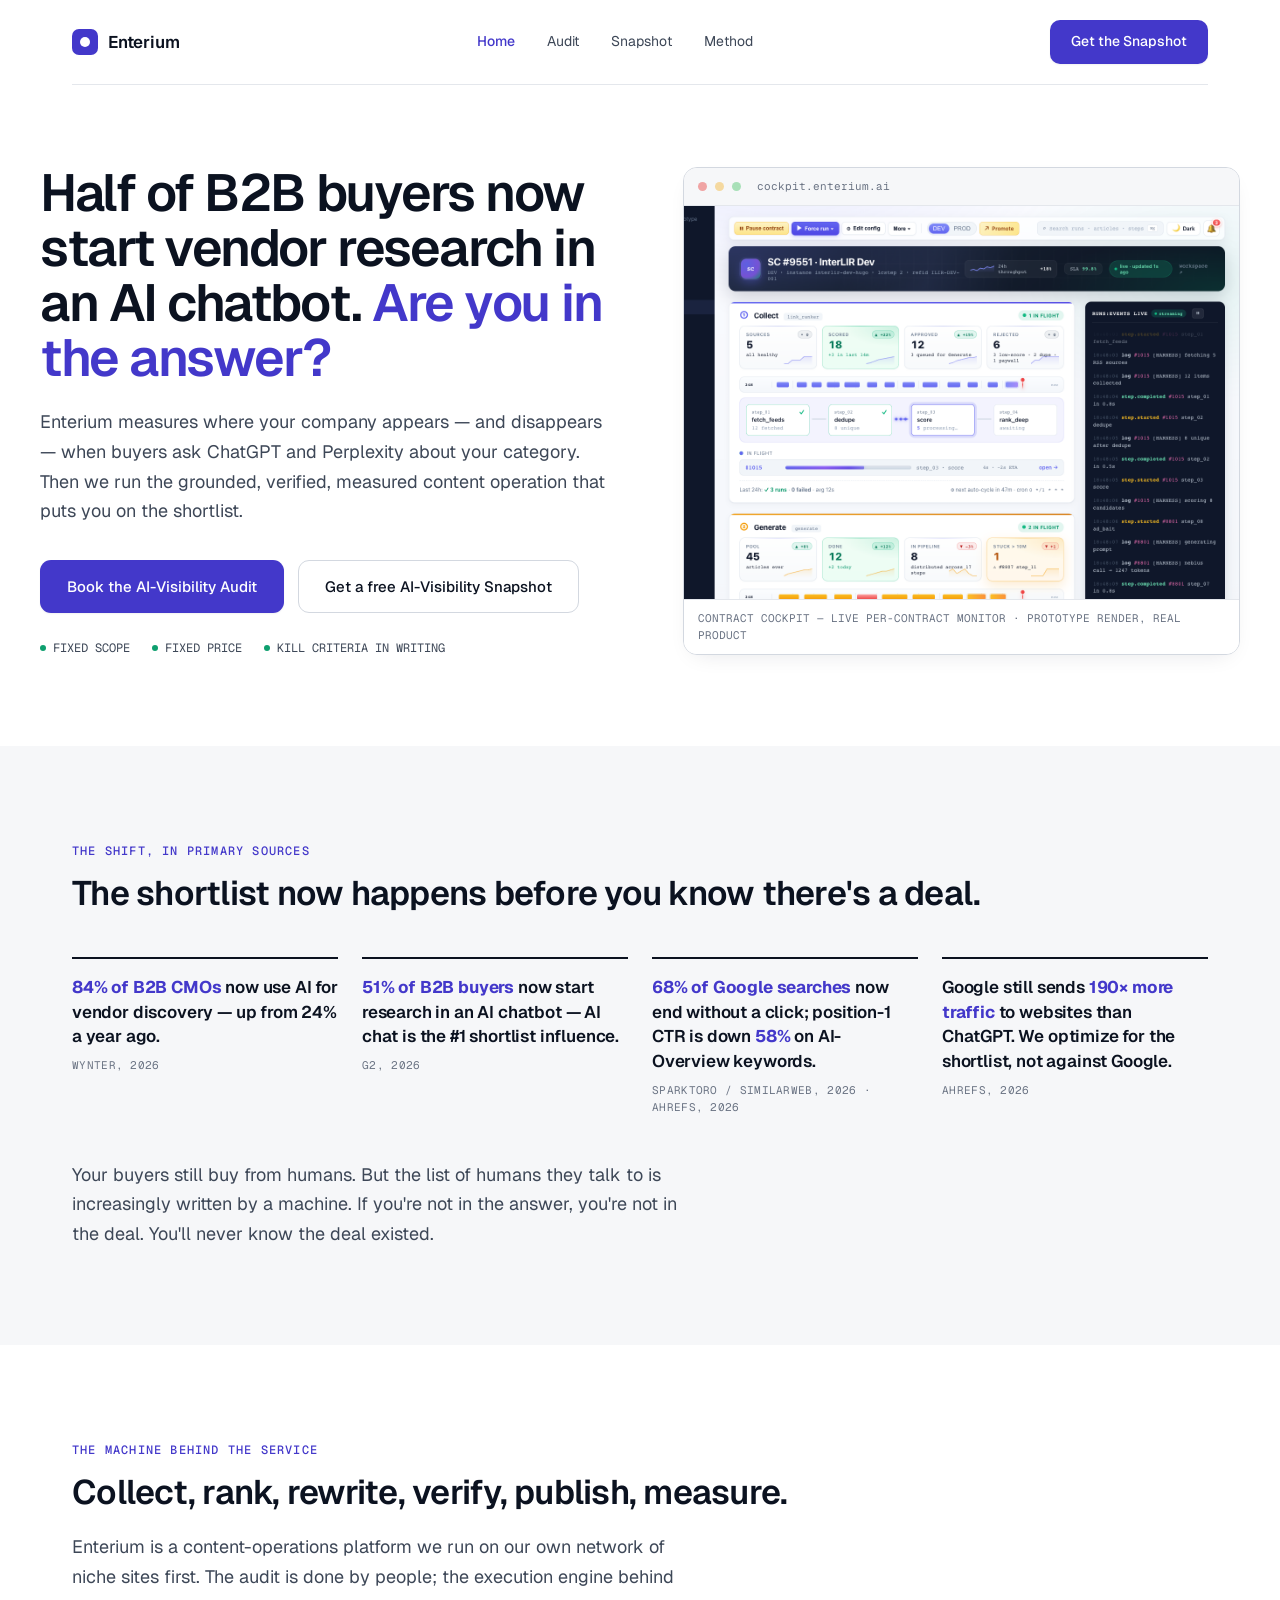
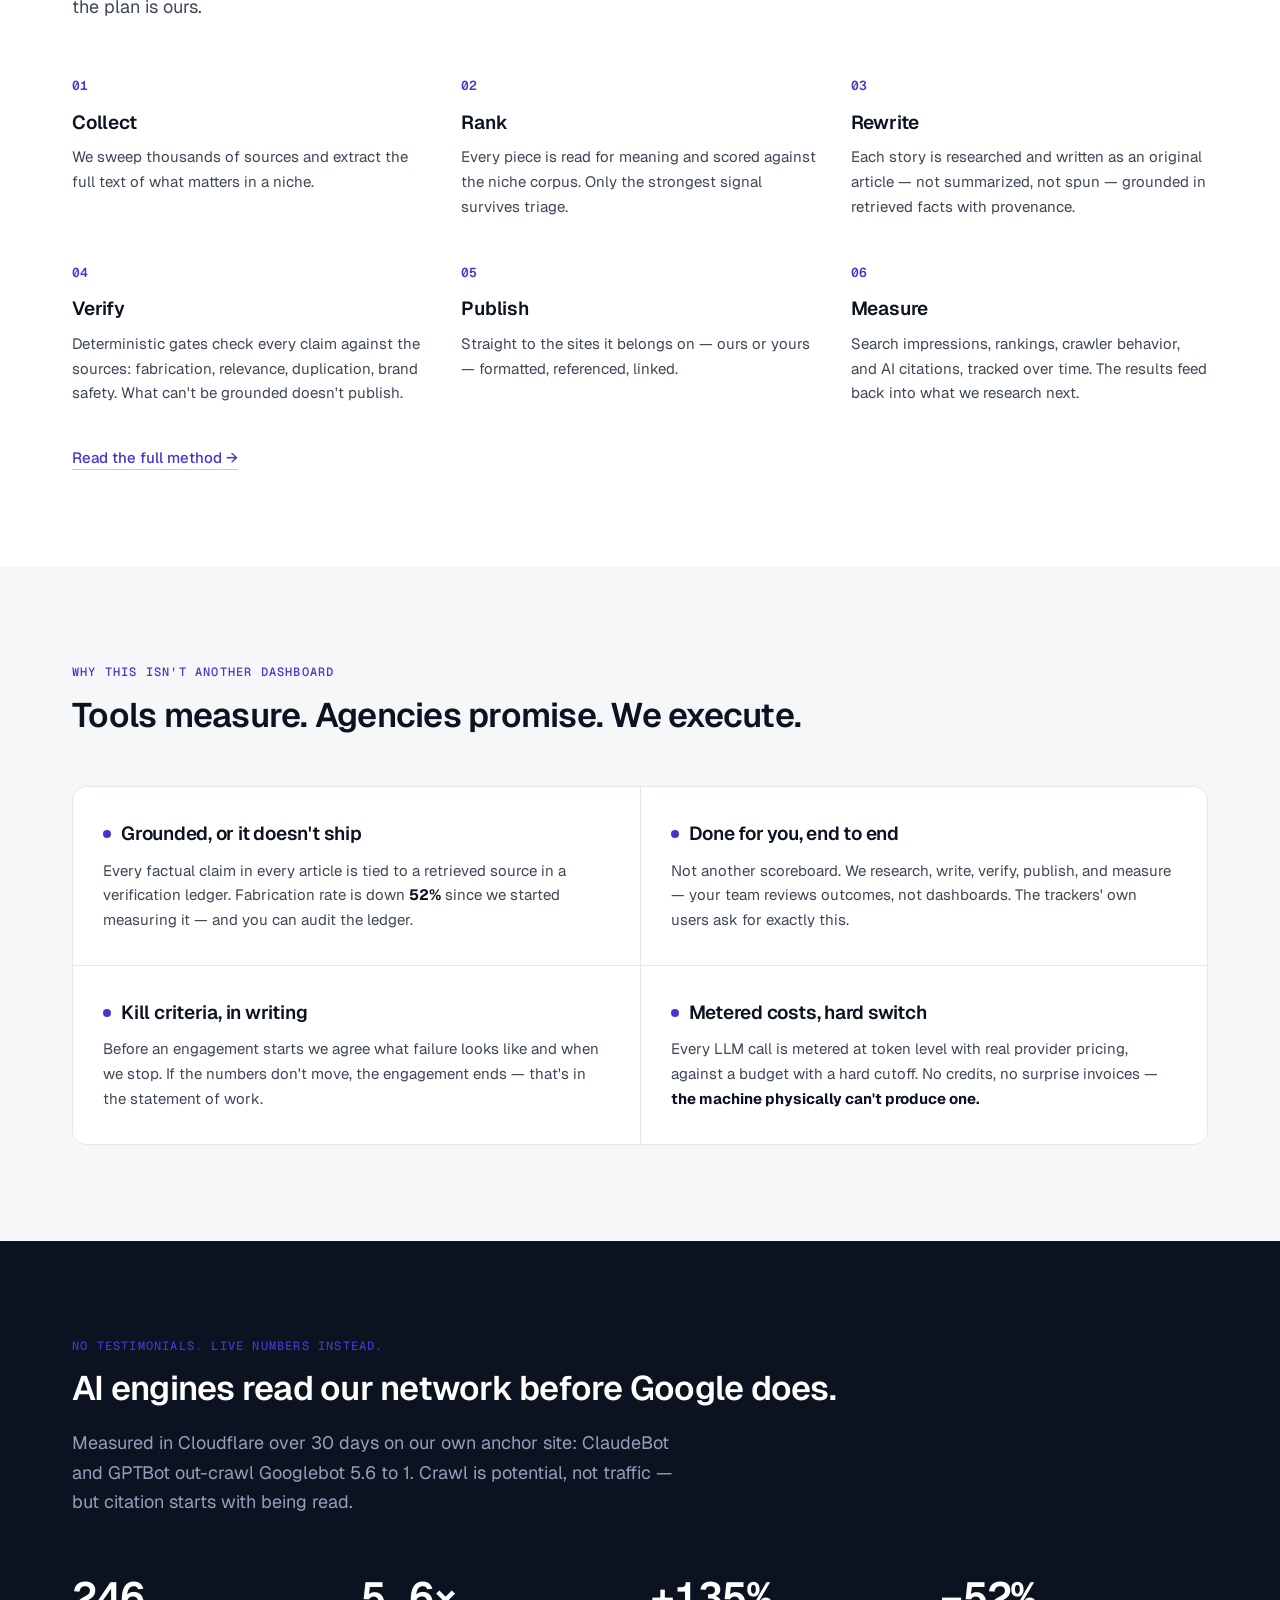
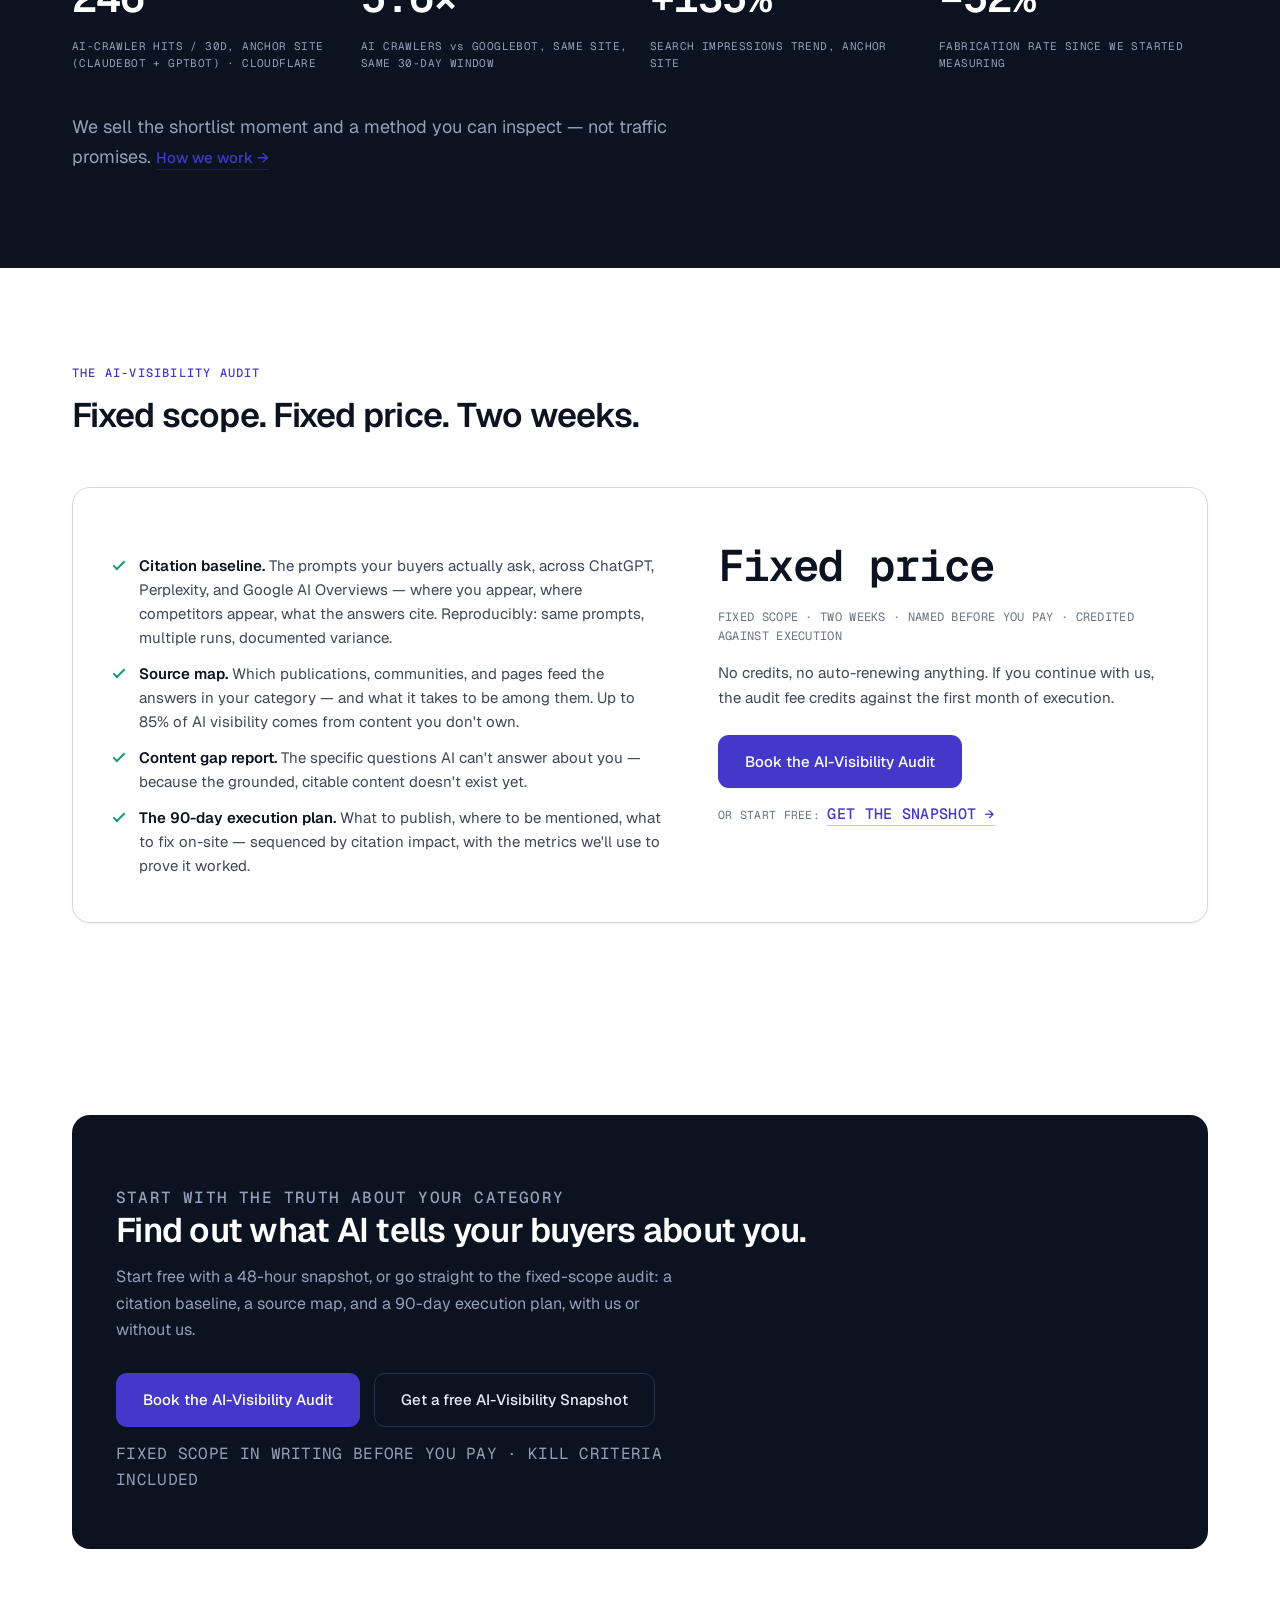
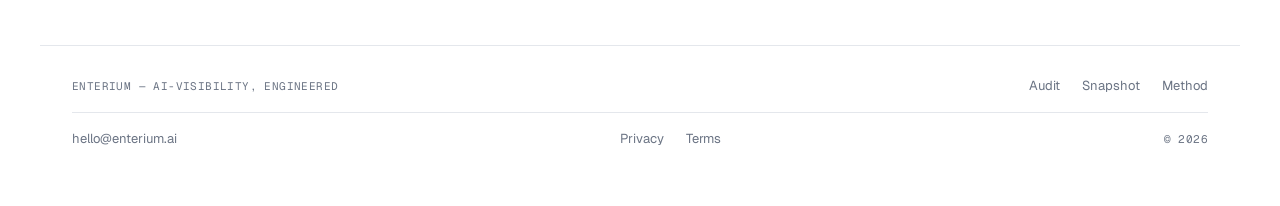
<file: index.html>
<!doctype html>
<html lang="en">
<head>
<meta charset="utf-8" />
<meta name="viewport" content="width=device-width, initial-scale=1, viewport-fit=cover" />
<link rel="icon" href="assets/favicon.svg" type="image/svg+xml" />
<link rel="apple-touch-icon" href="assets/apple-touch-icon.svg" />
<title>Enterium — Be in the answer your buyers read</title>
<meta name="description" content="Half of B2B buyers now start vendor research in an AI chatbot. Enterium shows if you're in the answer — and runs the operation that puts you there." />
<link rel="canonical" href="https://pablopadlo-lab.github.io/enterium/" />
<meta name="theme-color" content="#ffffff" />
<meta property="og:type" content="website" />
<meta property="og:title" content="Enterium — Be in the answer your buyers read" />
<meta property="og:description" content="Half of B2B buyers now start vendor research in an AI chatbot. Enterium shows if you're in the answer — and runs the operation that puts you there." />
<meta property="og:url" content="https://pablopadlo-lab.github.io/enterium/" />
<meta property="og:image" content="https://pablopadlo-lab.github.io/enterium/assets/og-image.svg" />
<meta name="twitter:card" content="summary_large_image" />
<meta name="twitter:title" content="Enterium — Be in the answer your buyers read" />
<meta name="twitter:description" content="Half of B2B buyers now start vendor research in an AI chatbot. Enterium shows if you're in the answer — and runs the operation that puts you there." />
<meta name="twitter:image" content="https://pablopadlo-lab.github.io/enterium/assets/og-image.svg" />
<script type="application/ld+json">
{
  "@context": "https://schema.org",
  "@type": "Organization",
  "name": "Enterium",
  "url": "https://pablopadlo-lab.github.io/enterium/",
  "logo": "https://pablopadlo-lab.github.io/enterium/assets/favicon.svg",
  "description": "Enterium is a content-operations platform — Collect, Rank, Rewrite, Verify, Publish, Measure — sold as a done-for-you AI-visibility (GEO) service for B2B companies."
}
</script>
<script type="application/ld+json">
{
  "@context": "https://schema.org",
  "@type": "WebSite",
  "name": "Enterium",
  "url": "https://pablopadlo-lab.github.io/enterium/"
}
</script>
<!-- GA4 placeholder (see README.md). Consent mode defaults to denied; analytics
     fires only after consent. Replace G-XXXXXXXXXX with your measurement ID and
     uncomment the two script blocks below to enable.
<script>
  window.dataLayer = window.dataLayer || [];
  function gtag(){dataLayer.push(arguments);}
  gtag('consent', 'default', { analytics_storage: 'denied', ad_storage: 'denied' });
</script>
<script async src="https://www.googletagmanager.com/gtag/js?id=G-XXXXXXXXXX"></script>
-->
<!--
THESIS: the category-standard B2B AI-search service site, played straight — clarity,
proof, one committed accent; refuses the dark neon HUD cliché and refuses quirk.
OWN-WORLD: white surfaces, near-black ink, single indigo accent, Geist/Geist Mono,
hairline rules, real product imagery (cockpit screenshot), dark reserved for the metrics
band and the closing CTA panel.
STORY: a skeptical B2B founder gets the problem in one line, sees primary-source
evidence, sees the machine that executes, reads our unflattering numbers, then acts.
FIRST VIEWPORT: clean nav; left — the claim + sub + dual CTA + mono proof microline;
right — the Contract Cockpit in a browser frame, captioned honestly as a prototype.
FORM: canon, chosen by the user via the standing exit (2026-07-27); quality bar
AirOps/Profound. Old HUD world is anti-reference. Copy rules: verified stats only.
-->
<link rel="preconnect" href="https://fonts.googleapis.com" />
<link rel="preconnect" href="https://fonts.gstatic.com" crossorigin />
<link rel="preload" as="style" href="https://fonts.googleapis.com/css2?family=Geist:wght@400;500;600;700&family=Geist+Mono:wght@400;500;600&display=swap" onload="this.onload=null;this.rel='stylesheet'" />
<noscript><link rel="stylesheet" href="https://fonts.googleapis.com/css2?family=Geist:wght@400;500;600;700&family=Geist+Mono:wght@400;500;600&display=swap" /></noscript>
<link rel="stylesheet" href="assets/canon.css" />
<script src="assets/main.js" defer></script>
</head>
<body>
<a class="skip" href="#main">Skip to content</a>

<header class="wrap">
  <div class="nav">
    <a class="brand" href="index.html" aria-label="Enterium home"><span class="mark" aria-hidden="true"></span><b>Enterium</b></a>
    <nav class="navlinks" aria-label="Primary">
      <a href="index.html" aria-current="page">Home</a>
      <a href="audit.html">Audit</a>
      <a href="snapshot.html">Snapshot</a>
      <a href="method.html">Method</a>
    </nav>
    <a class="btn btn-primary navcta-btn" href="snapshot.html">Get the Snapshot</a>
    <button class="navtoggle" type="button" aria-expanded="false" aria-controls="mobilemenu" aria-label="Toggle navigation">
      <span></span><span></span><span></span>
    </button>
  </div>
  <nav class="mobilemenu" id="mobilemenu" aria-label="Mobile">
    <a href="index.html" aria-current="page">Home</a>
    <a href="audit.html">Audit</a>
    <a href="snapshot.html">Snapshot</a>
    <a href="method.html">Method</a>
    <a class="btn btn-primary" href="snapshot.html">Get the Snapshot</a>
  </nav>
</header>

<main id="main" tabindex="-1">
  <!-- hero -->
  <section class="hero wrap">
    <div class="hero-inner">
      <h1 class="reveal" style="--i:0">Half of B2B buyers now start vendor research in an AI chatbot. <span class="em">Are you in the&nbsp;answer?</span></h1>
      <p class="lead reveal" style="--i:1">Enterium measures where your company appears — and disappears — when buyers ask ChatGPT and Perplexity about your category. Then we run the grounded, verified, measured content operation that puts you on the shortlist.</p>
      <div class="hero-ctas reveal" style="--i:2">
        <a class="btn btn-primary btn-lg" href="audit.html">Book the AI-Visibility Audit</a>
        <a class="btn btn-line btn-lg" href="snapshot.html">Get a free AI-Visibility Snapshot</a>
      </div>
      <div class="hero-proof reveal" style="--i:3">
        <span><i aria-hidden="true"></i>FIXED SCOPE</span>
        <span><i aria-hidden="true"></i>FIXED PRICE</span>
        <span><i aria-hidden="true"></i>KILL CRITERIA IN WRITING</span>
      </div>
    </div>
    <div class="reveal" style="--i:1">
      <figure class="shot">
        <div class="shot-bar" aria-hidden="true"><i></i><i></i><i></i><span>cockpit.enterium.ai</span></div>
        <img src="assets/cockpit.png" alt="Enterium Contract Cockpit: per-contract pipeline monitor showing the Collect stage with scored and approved source counts, run steps, and a live event stream" width="1270" height="900" />
        <figcaption class="shot-cap">CONTRACT COCKPIT — LIVE PER-CONTRACT MONITOR · PROTOTYPE RENDER, REAL PRODUCT</figcaption>
      </figure>
    </div>
  </section>

  <!-- evidence -->
  <section class="soft" aria-labelledby="evidence-h">
    <div class="wrap">
      <p class="eyebrow reveal">The shift, in primary sources</p>
      <h2 id="evidence-h" class="reveal" style="--i:1">The shortlist now happens before you know there's a deal.</h2>
      <div class="sources">
        <div class="source reveal" style="--i:0">
          <p class="s-stat"><b>84% of B2B CMOs</b> now use AI for vendor discovery — up from 24% a year ago.</p>
          <p class="s-src">WYNTER, 2026</p>
        </div>
        <div class="source reveal" style="--i:1">
          <p class="s-stat"><b>51% of B2B buyers</b> now start research in an AI chatbot — AI chat is the #1 shortlist influence.</p>
          <p class="s-src">G2, 2026</p>
        </div>
        <div class="source reveal" style="--i:2">
          <p class="s-stat"><b>68% of Google searches</b> now end without a click; position-1 CTR is down <b>58%</b> on AI-Overview keywords.</p>
          <p class="s-src">SPARKTORO / SIMILARWEB, 2026 · AHREFS, 2026</p>
        </div>
        <div class="source reveal" style="--i:3">
          <p class="s-stat">Google still sends <b>190&times; more traffic</b> to websites than ChatGPT. We optimize for the shortlist, not against Google.</p>
          <p class="s-src">AHREFS, 2026</p>
        </div>
      </div>
      <p class="lead reveal" style="--i:4;margin-top:44px">Your buyers still buy from humans. But the list of humans they talk to is increasingly written by a machine. If you're not in the answer, you're not in the deal. You'll never know the deal existed.</p>
    </div>
  </section>

  <!-- how it works -->
  <section aria-labelledby="loop-h">
    <div class="wrap">
      <p class="eyebrow reveal">The machine behind the service</p>
      <h2 id="loop-h" class="reveal" style="--i:1">Collect, rank, rewrite, verify, publish, measure.</h2>
      <p class="lead reveal" style="--i:2">Enterium is a content-operations platform we run on our own network of niche sites first. The audit is done by people; the execution engine behind the plan is ours.</p>
      <div class="steps">
        <div class="step reveal" style="--i:0">
          <span class="st-num">01</span>
          <h3>Collect</h3>
          <p>We sweep thousands of sources and extract the full text of what matters in a niche.</p>
        </div>
        <div class="step reveal" style="--i:1">
          <span class="st-num">02</span>
          <h3>Rank</h3>
          <p>Every piece is read for meaning and scored against the niche corpus. Only the strongest signal survives triage.</p>
        </div>
        <div class="step reveal" style="--i:2">
          <span class="st-num">03</span>
          <h3>Rewrite</h3>
          <p>Each story is researched and written as an original article — not summarized, not spun — grounded in retrieved facts with provenance.</p>
        </div>
        <div class="step reveal" style="--i:3">
          <span class="st-num">04</span>
          <h3>Verify</h3>
          <p>Deterministic gates check every claim against the sources: fabrication, relevance, duplication, brand safety. What can't be grounded doesn't publish.</p>
        </div>
        <div class="step reveal" style="--i:4">
          <span class="st-num">05</span>
          <h3>Publish</h3>
          <p>Straight to the sites it belongs on — ours or yours — formatted, referenced, linked.</p>
        </div>
        <div class="step reveal" style="--i:5">
          <span class="st-num">06</span>
          <h3>Measure</h3>
          <p>Search impressions, rankings, crawler behavior, and AI citations, tracked over time. The results feed back into what we research next.</p>
        </div>
      </div>
      <p class="reveal" style="--i:6;margin-top:40px"><a class="link-arrow" href="method.html">Read the full method &rarr;</a></p>
    </div>
  </section>

  <!-- why it's different -->
  <section class="soft" aria-labelledby="diff-h">
    <div class="wrap">
      <p class="eyebrow reveal">Why this isn't another dashboard</p>
      <h2 id="diff-h" class="reveal" style="--i:1">Tools measure. Agencies promise. We execute.</h2>
      <div class="fgrid">
        <div class="fcell reveal" style="--i:0">
          <h3>Grounded, or it doesn't ship</h3>
          <p>Every factual claim in every article is tied to a retrieved source in a verification ledger. Fabrication rate is down <b>52%</b> since we started measuring it — and you can audit the ledger.</p>
        </div>
        <div class="fcell reveal" style="--i:1">
          <h3>Done for you, end to end</h3>
          <p>Not another scoreboard. We research, write, verify, publish, and measure — your team reviews outcomes, not dashboards. The trackers' own users ask for exactly this.</p>
        </div>
        <div class="fcell reveal" style="--i:2">
          <h3>Kill criteria, in writing</h3>
          <p>Before an engagement starts we agree what failure looks like and when we stop. If the numbers don't move, the engagement ends — that's in the statement of work.</p>
        </div>
        <div class="fcell reveal" style="--i:3">
          <h3>Metered costs, hard switch</h3>
          <p>Every LLM call is metered at token level with real provider pricing, against a budget with a hard cutoff. No credits, no surprise invoices — <b>the machine physically can't produce one.</b></p>
        </div>
      </div>
    </div>
  </section>

  <!-- candid numbers (dark band) -->
  <section class="dark" aria-labelledby="numbers-h">
    <div class="wrap">
      <p class="eyebrow reveal">No testimonials. Live numbers instead.</p>
      <h2 id="numbers-h" class="reveal" style="--i:1">AI engines read our network before Google does.</h2>
      <p class="lead reveal" style="--i:2">Measured in Cloudflare over 30 days on our own anchor site: ClaudeBot and GPTBot out-crawl Googlebot 5.6 to 1. Crawl is potential, not traffic — but citation starts with being read.</p>
      <div class="metrics">
        <div class="metric reveal" style="--i:0">
          <div class="m-num">246</div>
          <div class="m-lbl">AI-CRAWLER HITS / 30D, ANCHOR SITE (CLAUDEBOT + GPTBOT) · CLOUDFLARE</div>
        </div>
        <div class="metric reveal" style="--i:1">
          <div class="m-num">5.6&times;</div>
          <div class="m-lbl">AI CRAWLERS vs GOOGLEBOT, SAME SITE, SAME 30-DAY WINDOW</div>
        </div>
        <div class="metric reveal" style="--i:2">
          <div class="m-num">+135%</div>
          <div class="m-lbl">SEARCH IMPRESSIONS TREND, ANCHOR SITE</div>
        </div>
        <div class="metric reveal" style="--i:3">
          <div class="m-num">&minus;52%</div>
          <div class="m-lbl">FABRICATION RATE SINCE WE STARTED MEASURING</div>
        </div>
      </div>
      <p class="lead reveal" style="--i:4;margin-top:40px">We sell the shortlist moment and a method you can inspect — not traffic promises. <a class="link-arrow" href="method.html">How we work &rarr;</a></p>
    </div>
  </section>

  <!-- the offer -->
  <section aria-labelledby="offer-h">
    <div class="wrap">
      <p class="eyebrow reveal">The AI-Visibility Audit</p>
      <h2 id="offer-h" class="reveal" style="--i:1">Fixed scope. Fixed price. Two weeks.</h2>
      <div class="offer reveal" style="--i:2">
        <div>
          <ul class="checks">
            <li><b>Citation baseline.</b> The prompts your buyers actually ask, across ChatGPT, Perplexity, and Google AI Overviews — where you appear, where competitors appear, what the answers cite. Reproducibly: same prompts, multiple runs, documented variance.</li>
            <li><b>Source map.</b> Which publications, communities, and pages feed the answers in your category — and what it takes to be among them. Up to 85% of AI visibility comes from content you don't own.</li>
            <li><b>Content gap report.</b> The specific questions AI can't answer about you — because the grounded, citable content doesn't exist yet.</li>
            <li><b>The 90-day execution plan.</b> What to publish, where to be mentioned, what to fix on-site — sequenced by citation impact, with the metrics we'll use to prove it worked.</li>
          </ul>
        </div>
        <div>
          <div class="price-num">Fixed price</div>
          <p class="price-note">FIXED SCOPE · TWO WEEKS · NAMED BEFORE YOU PAY · CREDITED AGAINST EXECUTION</p>
          <p style="color:var(--ink2);font-size:15px;line-height:1.65;margin-top:16px">No credits, no auto-renewing anything. If you continue with us, the audit fee credits against the first month of execution.</p>
          <div class="cta-btns" style="margin-top:24px">
            <a class="btn btn-primary btn-lg" href="audit.html">Book the AI-Visibility Audit</a>
          </div>
          <p class="hero-note" style="margin-top:14px">OR START FREE: <a class="link-arrow" href="snapshot.html">GET THE SNAPSHOT &rarr;</a></p>
        </div>
      </div>
    </div>
  </section>

  <!-- final CTA -->
  <section class="cta-final" aria-labelledby="cta-h">
    <div class="wrap">
      <div class="panelbox reveal">
        <p class="eyebrow" style="color:var(--muted-on-dark)">Start with the truth about your category</p>
        <h2 id="cta-h">Find out what AI tells your buyers about you.</h2>
        <p>Start free with a 48-hour snapshot, or go straight to the fixed-scope audit: a citation baseline, a source map, and a 90-day execution plan, with us or without us.</p>
        <div class="cta-btns">
          <a class="btn btn-primary btn-lg" href="audit.html">Book the AI-Visibility Audit</a>
          <a class="btn btn-on-dark btn-lg" href="snapshot.html">Get a free AI-Visibility Snapshot</a>
        </div>
        <p class="risk-line">FIXED SCOPE IN WRITING BEFORE YOU PAY &middot; KILL CRITERIA INCLUDED</p>
      </div>
    </div>
  </section>
</main>

<footer class="wrap">
  <div class="foot-row">
    <span class="mono">ENTERIUM &mdash; AI-VISIBILITY, ENGINEERED</span>
    <nav aria-label="Footer">
      <a href="audit.html">Audit</a>
      <a href="snapshot.html">Snapshot</a>
      <a href="method.html">Method</a>
    </nav>
  </div>
  <div class="foot-row">
    <a href="mailto:hello@enterium.ai">hello@enterium.ai</a>
    <nav aria-label="Legal">
      <a href="privacy.html">Privacy</a>
      <a href="terms.html">Terms</a>
    </nav>
    <span class="mono">&copy; 2026</span>
  </div>
</footer>
</body>
</html>
</file>
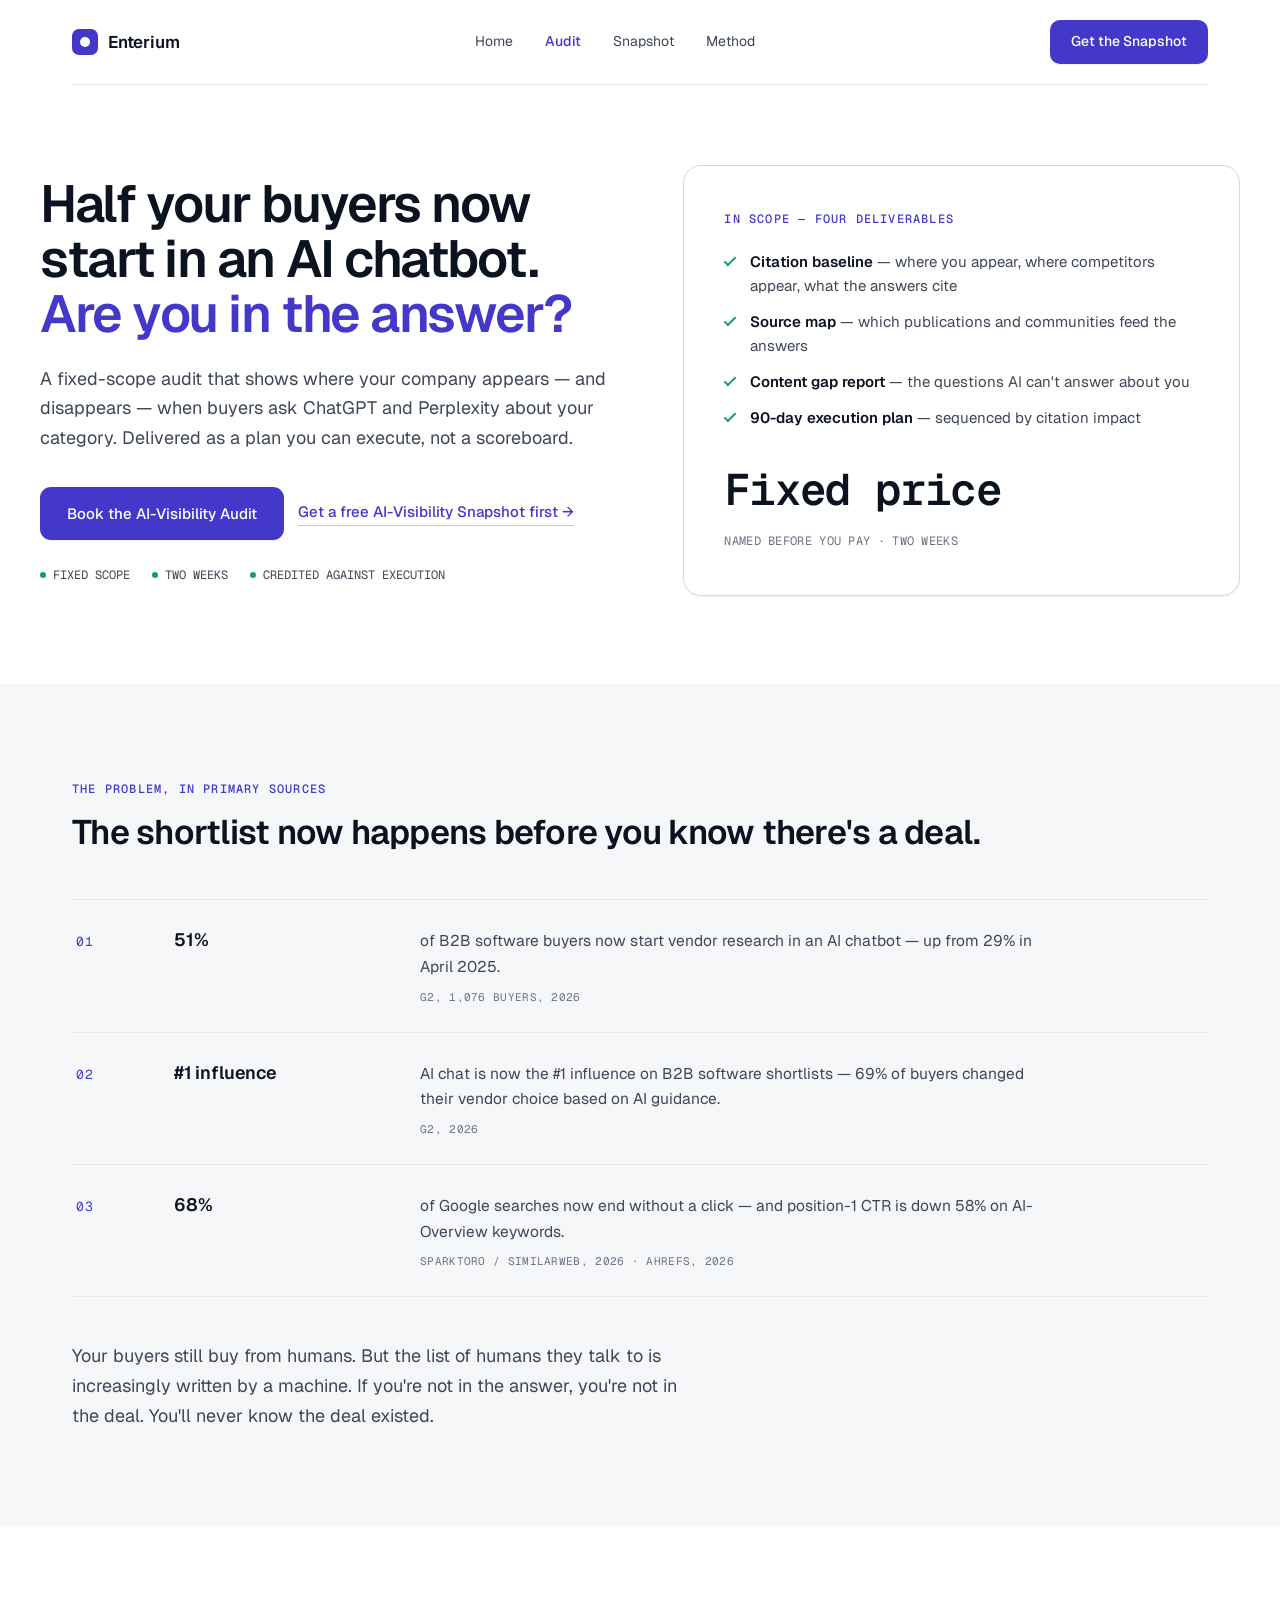
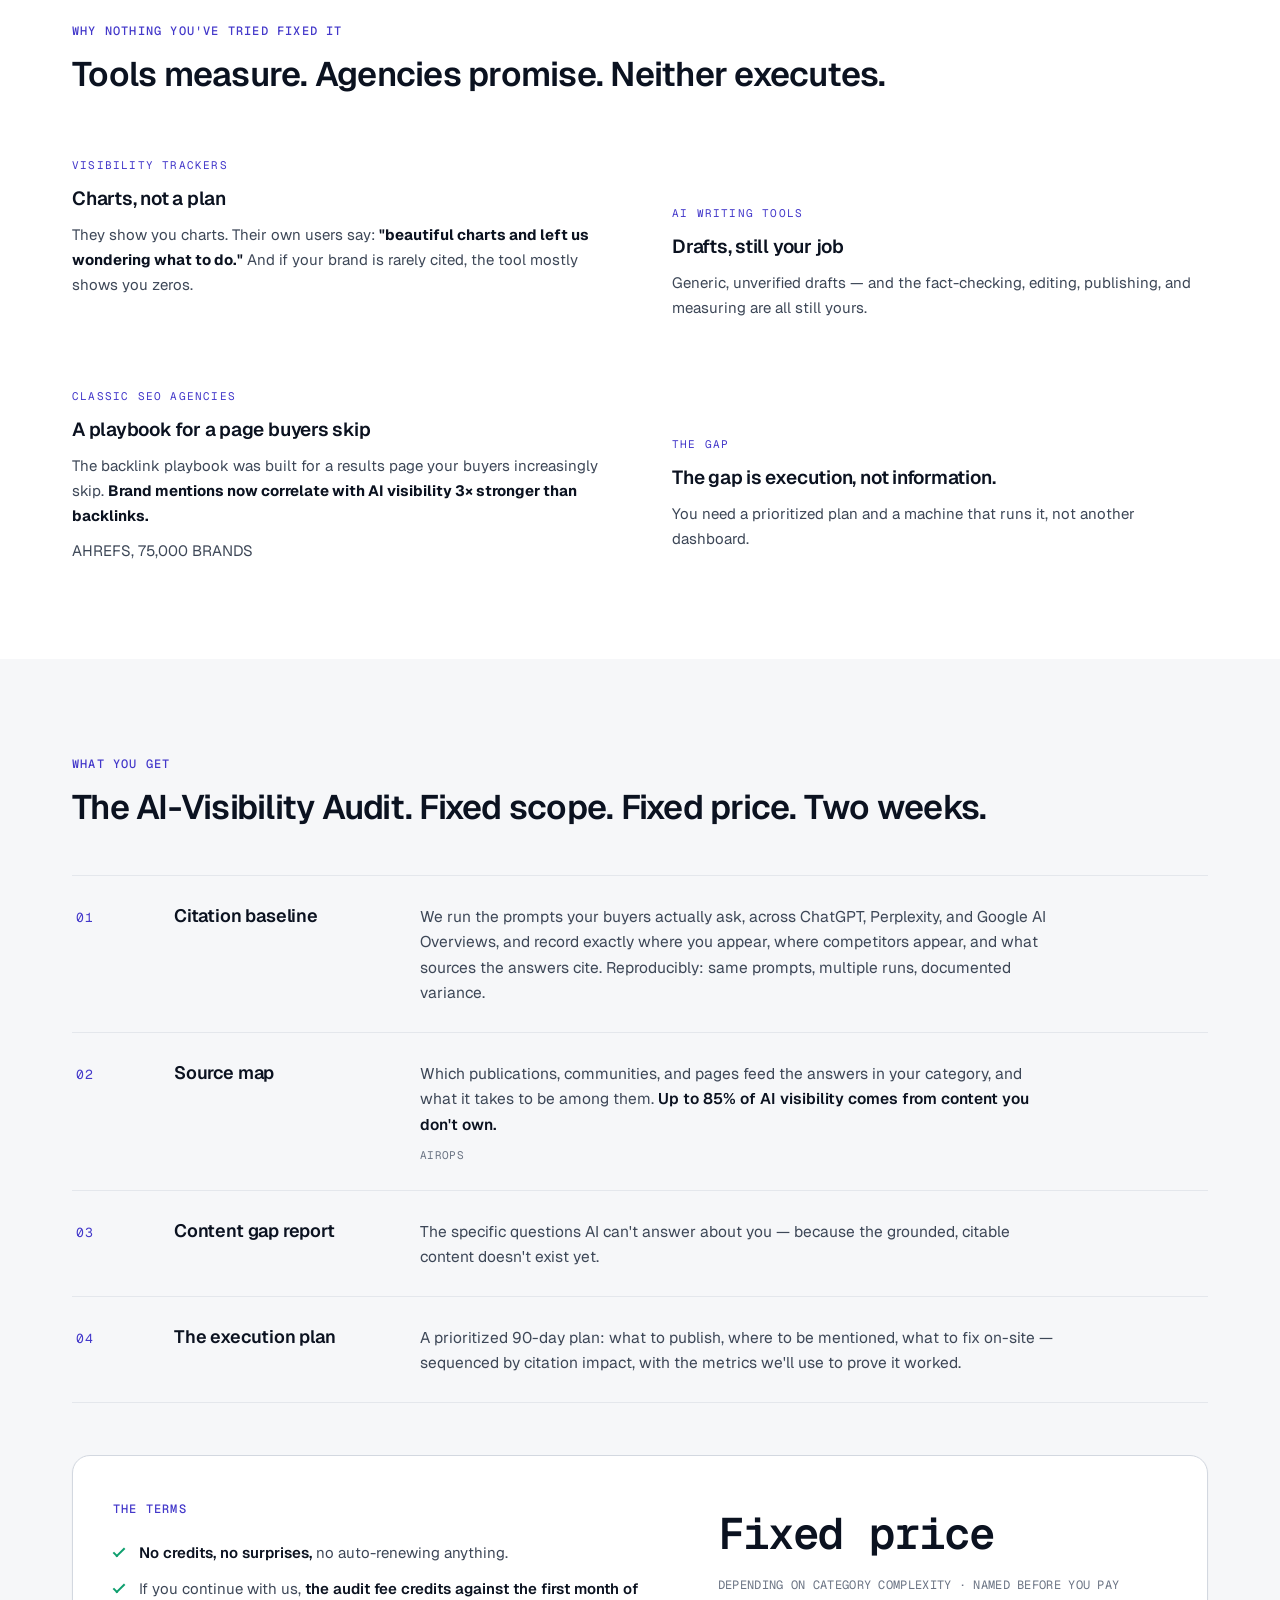
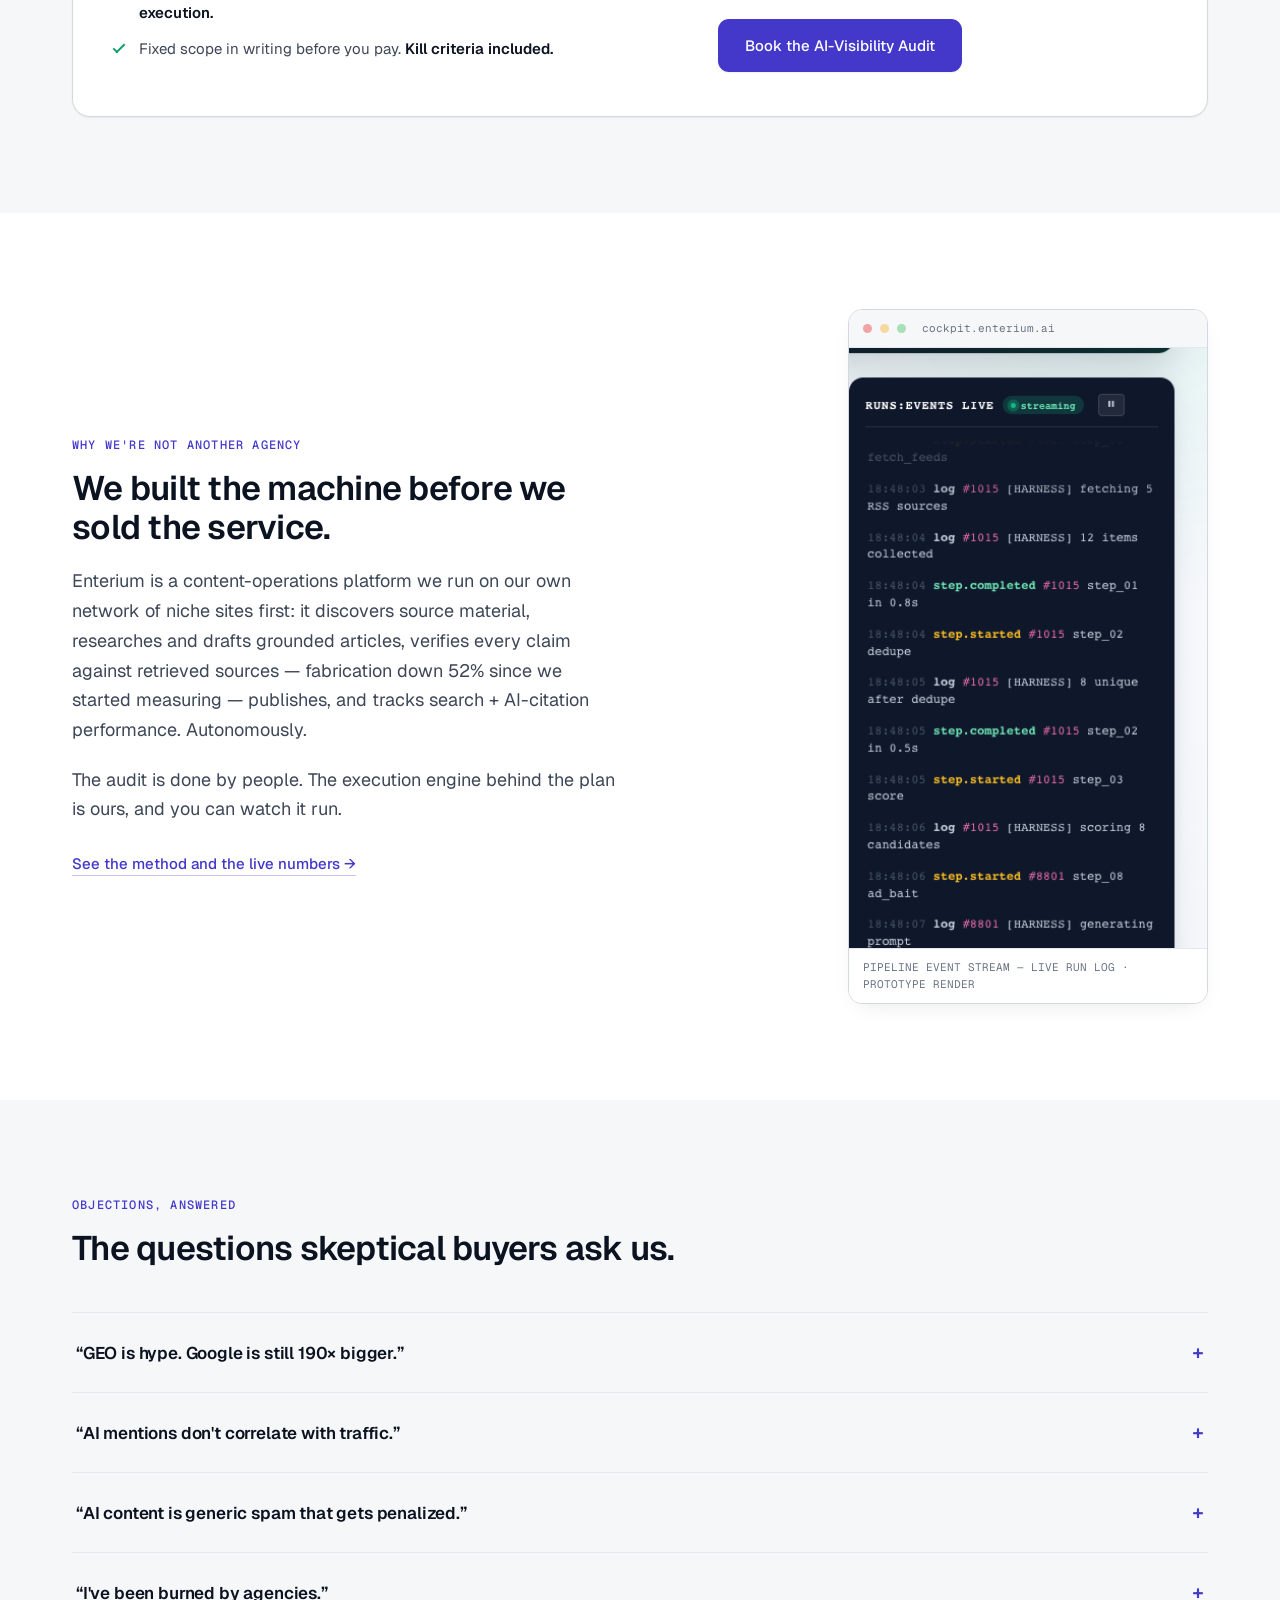
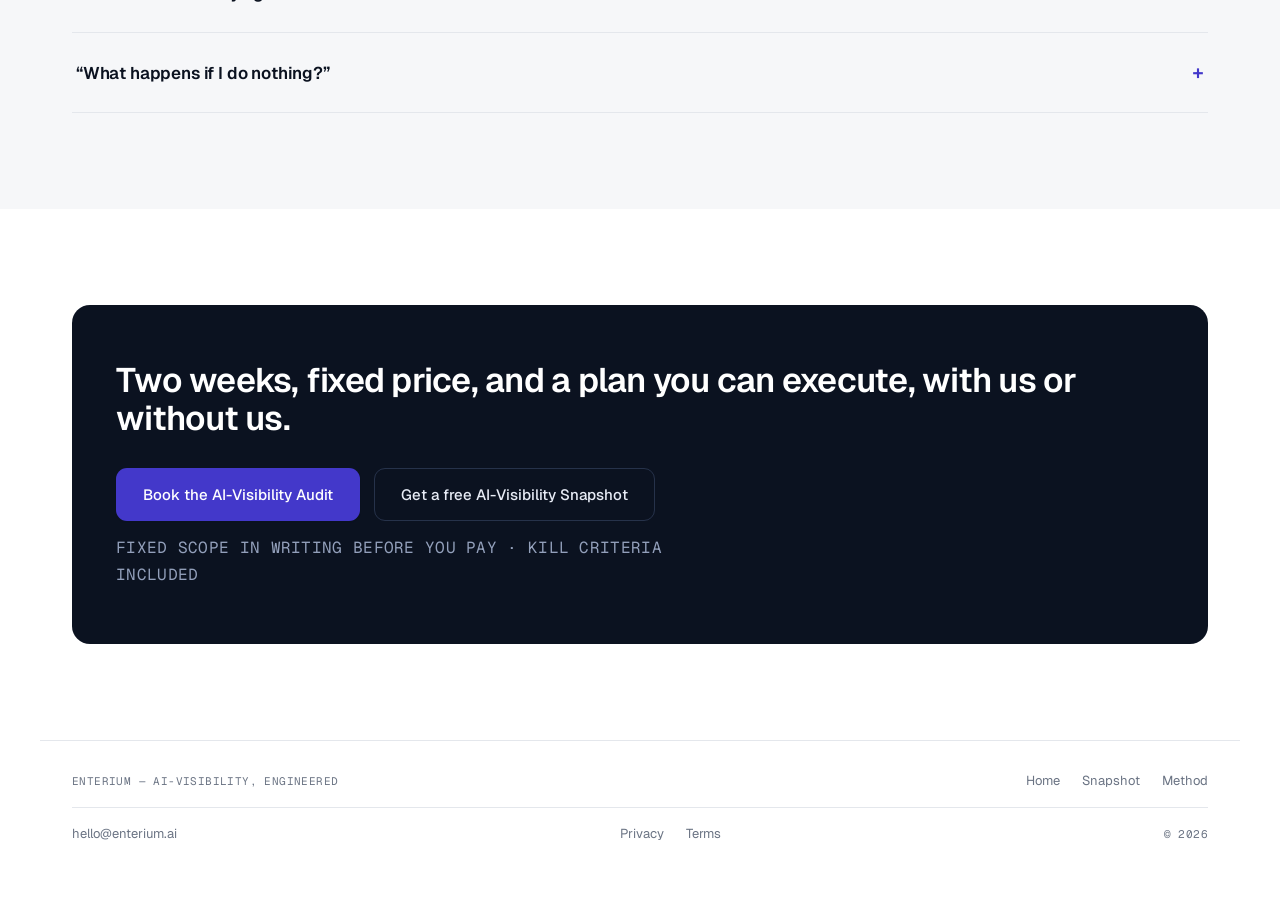
<file: audit.html>
<!doctype html>
<html lang="en">
<head>
<meta charset="utf-8" />
<meta name="viewport" content="width=device-width, initial-scale=1, viewport-fit=cover" />
<link rel="icon" href="assets/favicon.svg" type="image/svg+xml" />
<link rel="apple-touch-icon" href="assets/apple-touch-icon.svg" />
<title>AI-Visibility Audit — Are you in the answer? | Enterium</title>
<meta name="description" content="A fixed-scope, fixed-price audit that shows exactly where you're invisible in ChatGPT &amp; Perplexity — and the plan to fix it." />
<link rel="canonical" href="https://pablopadlo-lab.github.io/enterium/audit.html" />
<meta name="theme-color" content="#ffffff" />
<meta property="og:type" content="website" />
<meta property="og:title" content="AI-Visibility Audit — Are you in the answer? | Enterium" />
<meta property="og:description" content="A fixed-scope, fixed-price audit that shows exactly where you're invisible in ChatGPT &amp; Perplexity — and the plan to fix it." />
<meta property="og:url" content="https://pablopadlo-lab.github.io/enterium/audit.html" />
<meta property="og:image" content="https://pablopadlo-lab.github.io/enterium/assets/og-image.svg" />
<meta name="twitter:card" content="summary_large_image" />
<meta name="twitter:title" content="AI-Visibility Audit — Are you in the answer? | Enterium" />
<meta name="twitter:description" content="A fixed-scope, fixed-price audit that shows exactly where you're invisible in ChatGPT &amp; Perplexity — and the plan to fix it." />
<meta name="twitter:image" content="https://pablopadlo-lab.github.io/enterium/assets/og-image.svg" />
<script type="application/ld+json">
{
  "@context": "https://schema.org",
  "@type": "Service",
  "name": "AI-Visibility Audit",
  "provider": {
    "@type": "Organization",
    "name": "Enterium",
    "url": "https://pablopadlo-lab.github.io/enterium/"
  },
  "description": "A fixed-scope, fixed-price audit that shows where your company appears — and disappears — when buyers ask ChatGPT and Perplexity about your category. Delivered as a plan you can execute, not a scoreboard.",
  "offers": {
    "@type": "Offer",
    "priceRange": "fixed, quoted per category",
    "priceCurrency": "USD"
  }
}
</script>
<script type="application/ld+json">
{
  "@context": "https://schema.org",
  "@type": "FAQPage",
  "mainEntity": [
    {
      "@type": "Question",
      "name": "GEO is hype. Google is still 190x bigger.",
      "acceptedAnswer": {
        "@type": "Answer",
        "text": "True — today. We don't ask you to abandon SEO. We measure the moment where deals are actually decided: the shortlist. When AI chat is the #1 shortlist source, being absent there is a pipeline problem, not a trend piece."
      }
    },
    {
      "@type": "Question",
      "name": "AI mentions don't correlate with traffic.",
      "acceptedAnswer": {
        "@type": "Answer",
        "text": "Correct — and we say so in the audit. That's why our plans end in attribution: mention, visit, lead, tracked. If we can't wire the measurement, we tell you not to buy the retainer."
      }
    },
    {
      "@type": "Question",
      "name": "AI content is generic spam that gets penalized.",
      "acceptedAnswer": {
        "@type": "Answer",
        "text": "So is most AI content. Ours is grounded: every claim tied to a retrieved source, run through anti-fabrication gates before anything publishes. You'll see the verification ledger in the audit."
      }
    },
    {
      "@type": "Question",
      "name": "I've been burned by agencies.",
      "acceptedAnswer": {
        "@type": "Answer",
        "text": "Then you'll like our boring parts: fixed price, written kill criteria, and token-level cost metering with a hard budget switch. If the numbers don't move, the engagement ends — that's in the statement of work."
      }
    },
    {
      "@type": "Question",
      "name": "What happens if I do nothing?",
      "acceptedAnswer": {
        "@type": "Answer",
        "text": "Your competitors' mentions compound. AI engines cite what already gets cited. The gap gets more expensive every quarter. That's the one urgency claim we'll make, because it's structural, not a countdown timer."
      }
    }
  ]
}
</script>
<!-- GA4 placeholder (see README.md). Consent mode defaults to denied; analytics
     fires only after consent. Replace G-XXXXXXXXXX with your measurement ID and
     uncomment the two script blocks below to enable.
<script>
  window.dataLayer = window.dataLayer || [];
  function gtag(){dataLayer.push(arguments);}
  gtag('consent', 'default', { analytics_storage: 'denied', ad_storage: 'denied' });
</script>
<script async src="https://www.googletagmanager.com/gtag/js?id=G-XXXXXXXXXX"></script>
-->
<link rel="preconnect" href="https://fonts.googleapis.com" />
<link rel="preconnect" href="https://fonts.gstatic.com" crossorigin />
<link rel="preload" as="style" href="https://fonts.googleapis.com/css2?family=Geist:wght@400;500;600;700&family=Geist+Mono:wght@400;500;600&display=swap" onload="this.onload=null;this.rel='stylesheet'" />
<noscript><link rel="stylesheet" href="https://fonts.googleapis.com/css2?family=Geist:wght@400;500;600;700&family=Geist+Mono:wght@400;500;600&display=swap" /></noscript>
<link rel="stylesheet" href="assets/canon.css" />
<script src="assets/main.js" defer></script>
</head>
<body>
<a class="skip" href="#main">Skip to content</a>

<header class="wrap">
  <div class="nav">
    <a class="brand" href="index.html" aria-label="Enterium home"><span class="mark" aria-hidden="true"></span><b>Enterium</b></a>
    <nav class="navlinks" aria-label="Primary">
      <a href="index.html">Home</a>
      <a href="audit.html" aria-current="page">Audit</a>
      <a href="snapshot.html">Snapshot</a>
      <a href="method.html">Method</a>
    </nav>
    <a class="btn btn-primary navcta-btn" href="snapshot.html">Get the Snapshot</a>
    <button class="navtoggle" type="button" aria-expanded="false" aria-controls="mobilemenu" aria-label="Toggle navigation">
      <span></span><span></span><span></span>
    </button>
  </div>
  <nav class="mobilemenu" id="mobilemenu" aria-label="Mobile">
    <a href="index.html">Home</a>
    <a href="audit.html" aria-current="page">Audit</a>
    <a href="snapshot.html">Snapshot</a>
    <a href="method.html">Method</a>
    <a class="btn btn-primary" href="snapshot.html">Get the Snapshot</a>
  </nav>
</header>

<main id="main" tabindex="-1">
  <!-- hero -->
  <section class="hero wrap">
    <div class="hero-inner">
      <h1 class="reveal" style="--i:0">Half your buyers now start in an AI chatbot. <span class="em">Are you in the&nbsp;answer?</span></h1>
      <p class="lead reveal" style="--i:1">A fixed-scope audit that shows where your company appears — and disappears — when buyers ask ChatGPT and Perplexity about your category. Delivered as a plan you can execute, not a scoreboard.</p>
      <div class="hero-ctas reveal" style="--i:2">
        <a class="btn btn-primary btn-lg" href="mailto:hello@enterium.ai?subject=AI-Visibility%20Audit%20—%20booking">Book the AI-Visibility Audit</a>
        <a class="link-arrow" href="snapshot.html">Get a free AI-Visibility Snapshot first &rarr;</a>
      </div>
      <div class="hero-proof reveal" style="--i:3">
        <span><i aria-hidden="true"></i>FIXED SCOPE</span>
        <span><i aria-hidden="true"></i>TWO WEEKS</span>
        <span><i aria-hidden="true"></i>CREDITED AGAINST EXECUTION</span>
      </div>
    </div>
    <div class="reveal" style="--i:1">
      <div class="offer" style="grid-template-columns:1fr;margin-top:0">
        <div>
          <p class="eyebrow">In scope — four deliverables</p>
          <ul class="checks">
            <li><b>Citation baseline</b> — where you appear, where competitors appear, what the answers cite</li>
            <li><b>Source map</b> — which publications and communities feed the answers</li>
            <li><b>Content gap report</b> — the questions AI can't answer about you</li>
            <li><b>90-day execution plan</b> — sequenced by citation impact</li>
          </ul>
          <div class="price-num" style="margin-top:26px">Fixed price</div>
          <p class="price-note">NAMED BEFORE YOU PAY &middot; TWO WEEKS</p>
        </div>
      </div>
    </div>
  </section>

  <!-- problem -->
  <section class="soft" aria-labelledby="problem-h">
    <div class="wrap">
      <p class="eyebrow reveal">The problem, in primary sources</p>
      <h2 id="problem-h" class="reveal" style="--i:1">The shortlist now happens before you know there's a deal.</h2>
      <div class="rows">
        <div class="row reveal" style="--i:0">
          <span class="r-idx">01</span>
          <span class="r-title">51%</span>
          <div class="r-body">of B2B software buyers now start vendor research in an AI chatbot — up from 29% in April 2025.
            <div class="r-src">G2, 1,076 BUYERS, 2026</div>
          </div>
        </div>
        <div class="row reveal" style="--i:1">
          <span class="r-idx">02</span>
          <span class="r-title">#1 influence</span>
          <div class="r-body">AI chat is now the #1 influence on B2B software shortlists — 69% of buyers changed their vendor choice based on AI guidance.
            <div class="r-src">G2, 2026</div>
          </div>
        </div>
        <div class="row reveal" style="--i:2">
          <span class="r-idx">03</span>
          <span class="r-title">68%</span>
          <div class="r-body">of Google searches now end without a click — and position-1 CTR is down 58% on AI-Overview keywords.
            <div class="r-src">SPARKTORO / SIMILARWEB, 2026 &middot; AHREFS, 2026</div>
          </div>
        </div>
      </div>
      <p class="lead reveal" style="--i:3;margin-top:44px">Your buyers still buy from humans. But the list of humans they talk to is increasingly written by a machine. If you're not in the answer, you're not in the deal. You'll never know the deal existed.</p>
    </div>
  </section>

  <!-- why nothing fixed it -->
  <section aria-labelledby="gap-h">
    <div class="wrap">
      <p class="eyebrow reveal">Why nothing you've tried fixed it</p>
      <h2 id="gap-h" class="reveal" style="--i:1">Tools measure. Agencies promise. Neither executes.</h2>
      <div class="zig">
        <div class="z-item reveal" style="--i:0">
          <p class="z-kick">Visibility trackers</p>
          <h3>Charts, not a plan</h3>
          <p>They show you charts. Their own users say: <b>"beautiful charts and left us wondering what to do."</b> And if your brand is rarely cited, the tool mostly shows you zeros.</p>
        </div>
        <div class="z-item z-offset reveal" style="--i:1">
          <p class="z-kick">AI writing tools</p>
          <h3>Drafts, still your job</h3>
          <p>Generic, unverified drafts — and the fact-checking, editing, publishing, and measuring are all still yours.</p>
        </div>
        <div class="z-item reveal" style="--i:2">
          <p class="z-kick">Classic SEO agencies</p>
          <h3>A playbook for a page buyers skip</h3>
          <p>The backlink playbook was built for a results page your buyers increasingly skip. <b>Brand mentions now correlate with AI visibility 3&times; stronger than backlinks.</b></p>
          <p class="r-src">AHREFS, 75,000 BRANDS</p>
        </div>
        <div class="z-item z-offset reveal" style="--i:3">
          <p class="z-kick">The gap</p>
          <h3>The gap is execution, not information.</h3>
          <p>You need a prioritized plan and a machine that runs it, not another dashboard.</p>
        </div>
      </div>
    </div>
  </section>

  <!-- the offer -->
  <section class="soft" aria-labelledby="offer-h">
    <div class="wrap">
      <p class="eyebrow reveal">What you get</p>
      <h2 id="offer-h" class="reveal" style="--i:1">The AI-Visibility Audit. Fixed scope. Fixed price. Two weeks.</h2>
      <div class="rows">
        <div class="row reveal" style="--i:0">
          <span class="r-idx">01</span>
          <span class="r-title">Citation baseline</span>
          <div class="r-body">We run the prompts your buyers actually ask, across ChatGPT, Perplexity, and Google AI Overviews, and record exactly where you appear, where competitors appear, and what sources the answers cite. Reproducibly: same prompts, multiple runs, documented variance.</div>
        </div>
        <div class="row reveal" style="--i:1">
          <span class="r-idx">02</span>
          <span class="r-title">Source map</span>
          <div class="r-body">Which publications, communities, and pages feed the answers in your category, and what it takes to be among them. <b>Up to 85% of AI visibility comes from content you don't own.</b>
            <div class="r-src">AIROPS</div>
          </div>
        </div>
        <div class="row reveal" style="--i:2">
          <span class="r-idx">03</span>
          <span class="r-title">Content gap report</span>
          <div class="r-body">The specific questions AI can't answer about you — because the grounded, citable content doesn't exist yet.</div>
        </div>
        <div class="row reveal" style="--i:3">
          <span class="r-idx">04</span>
          <span class="r-title">The execution plan</span>
          <div class="r-body">A prioritized 90-day plan: what to publish, where to be mentioned, what to fix on-site — sequenced by citation impact, with the metrics we'll use to prove it worked.</div>
        </div>
      </div>

      <div class="offer reveal" style="--i:4">
        <div>
          <p class="eyebrow">The terms</p>
          <ul class="checks">
            <li><b>No credits, no surprises,</b> no auto-renewing anything.</li>
            <li>If you continue with us, <b>the audit fee credits against the first month of execution.</b></li>
            <li>Fixed scope in writing before you pay. <b>Kill criteria included.</b></li>
          </ul>
        </div>
        <div>
          <div class="price-num">Fixed price</div>
          <p class="price-note">DEPENDING ON CATEGORY COMPLEXITY &middot; NAMED BEFORE YOU PAY</p>
          <div class="cta-btns" style="margin-top:24px">
            <a class="btn btn-primary btn-lg" href="mailto:hello@enterium.ai?subject=AI-Visibility%20Audit%20—%20booking">Book the AI-Visibility Audit</a>
          </div>
        </div>
      </div>
    </div>
  </section>

  <!-- how we deliver -->
  <section aria-labelledby="deliver-h">
    <div class="wrap">
      <div class="split">
        <div>
          <p class="eyebrow reveal">Why we're not another agency</p>
          <h2 id="deliver-h" class="reveal" style="--i:1">We built the machine before we sold the service.</h2>
          <p class="lead reveal" style="--i:2">Enterium is a content-operations platform we run on our own network of niche sites first: it discovers source material, researches and drafts grounded articles, verifies every claim against retrieved sources — fabrication down 52% since we started measuring — publishes, and tracks search + AI-citation performance. Autonomously.</p>
          <p class="lead reveal" style="--i:3">The audit is done by people. The execution engine behind the plan is ours, and you can watch it run.</p>
          <p class="reveal" style="--i:4;margin-top:28px"><a class="link-arrow" href="method.html">See the method and the live numbers &rarr;</a></p>
        </div>
        <figure class="shot reveal" style="--i:2;width:100%;max-width:360px;justify-self:end">
          <div class="shot-bar" aria-hidden="true"><i></i><i></i><i></i><span>cockpit.enterium.ai</span></div>
          <img src="assets/cockpit-events.png" alt="Enterium pipeline event stream: live run log showing fetch, dedupe, score and generate steps completing with timestamps" width="352" height="590" />
          <figcaption class="shot-cap">PIPELINE EVENT STREAM — LIVE RUN LOG · PROTOTYPE RENDER</figcaption>
        </figure>
      </div>
    </div>
  </section>

  <!-- FAQ -->
  <section class="soft" aria-labelledby="faq-h">
    <div class="wrap">
      <p class="eyebrow reveal">Objections, answered</p>
      <h2 id="faq-h" class="reveal" style="--i:1">The questions skeptical buyers ask us.</h2>
      <div class="faq reveal" style="--i:2">
        <details>
          <summary>&ldquo;GEO is hype. Google is still 190&times; bigger.&rdquo;</summary>
          <div class="faq-a">True — today. We don't ask you to abandon SEO. We measure the moment where deals are actually decided: the shortlist. When AI chat is the #1 shortlist source, being absent there is a pipeline problem, not a trend piece.</div>
        </details>
        <details>
          <summary>&ldquo;AI mentions don't correlate with traffic.&rdquo;</summary>
          <div class="faq-a">Correct — and we say so in the audit. That's why our plans end in attribution: mention &rarr; visit &rarr; lead, tracked. <b>If we can't wire the measurement, we tell you not to buy the retainer.</b></div>
        </details>
        <details>
          <summary>&ldquo;AI content is generic spam that gets penalized.&rdquo;</summary>
          <div class="faq-a">So is most AI content. Ours is grounded: every claim tied to a retrieved source, run through anti-fabrication gates before anything publishes. You'll see the verification ledger in the audit.</div>
        </details>
        <details>
          <summary>&ldquo;I've been burned by agencies.&rdquo;</summary>
          <div class="faq-a">Then you'll like our boring parts: fixed price, written kill criteria, and token-level cost metering with a hard budget switch. <b>If the numbers don't move, the engagement ends — that's in the statement of work.</b></div>
        </details>
        <details>
          <summary>&ldquo;What happens if I do nothing?&rdquo;</summary>
          <div class="faq-a">Your competitors' mentions compound. AI engines cite what already gets cited. The gap gets more expensive every quarter. That's the one urgency claim we'll make, because it's structural, not a countdown timer.</div>
        </details>
      </div>
    </div>
  </section>

  <!-- final CTA -->
  <section class="cta-final" aria-labelledby="cta-h">
    <div class="wrap">
      <div class="panelbox reveal">
        <h2 id="cta-h">Two weeks, fixed price, and a plan you can execute, with us or without us.</h2>
        <div class="cta-btns">
          <a class="btn btn-primary btn-lg" href="mailto:hello@enterium.ai?subject=AI-Visibility%20Audit%20—%20booking">Book the AI-Visibility Audit</a>
          <a class="btn btn-on-dark btn-lg" href="snapshot.html">Get a free AI-Visibility Snapshot</a>
        </div>
        <p class="risk-line">FIXED SCOPE IN WRITING BEFORE YOU PAY &middot; KILL CRITERIA INCLUDED</p>
      </div>
    </div>
  </section>
</main>

<footer class="wrap">
  <div class="foot-row">
    <span class="mono">ENTERIUM &mdash; AI-VISIBILITY, ENGINEERED</span>
    <nav aria-label="Footer">
      <a href="index.html">Home</a>
      <a href="snapshot.html">Snapshot</a>
      <a href="method.html">Method</a>
    </nav>
  </div>
  <div class="foot-row">
    <a href="mailto:hello@enterium.ai">hello@enterium.ai</a>
    <nav aria-label="Legal">
      <a href="privacy.html">Privacy</a>
      <a href="terms.html">Terms</a>
    </nav>
    <span class="mono">&copy; 2026</span>
  </div>
</footer>
</body>
</html>
</file>
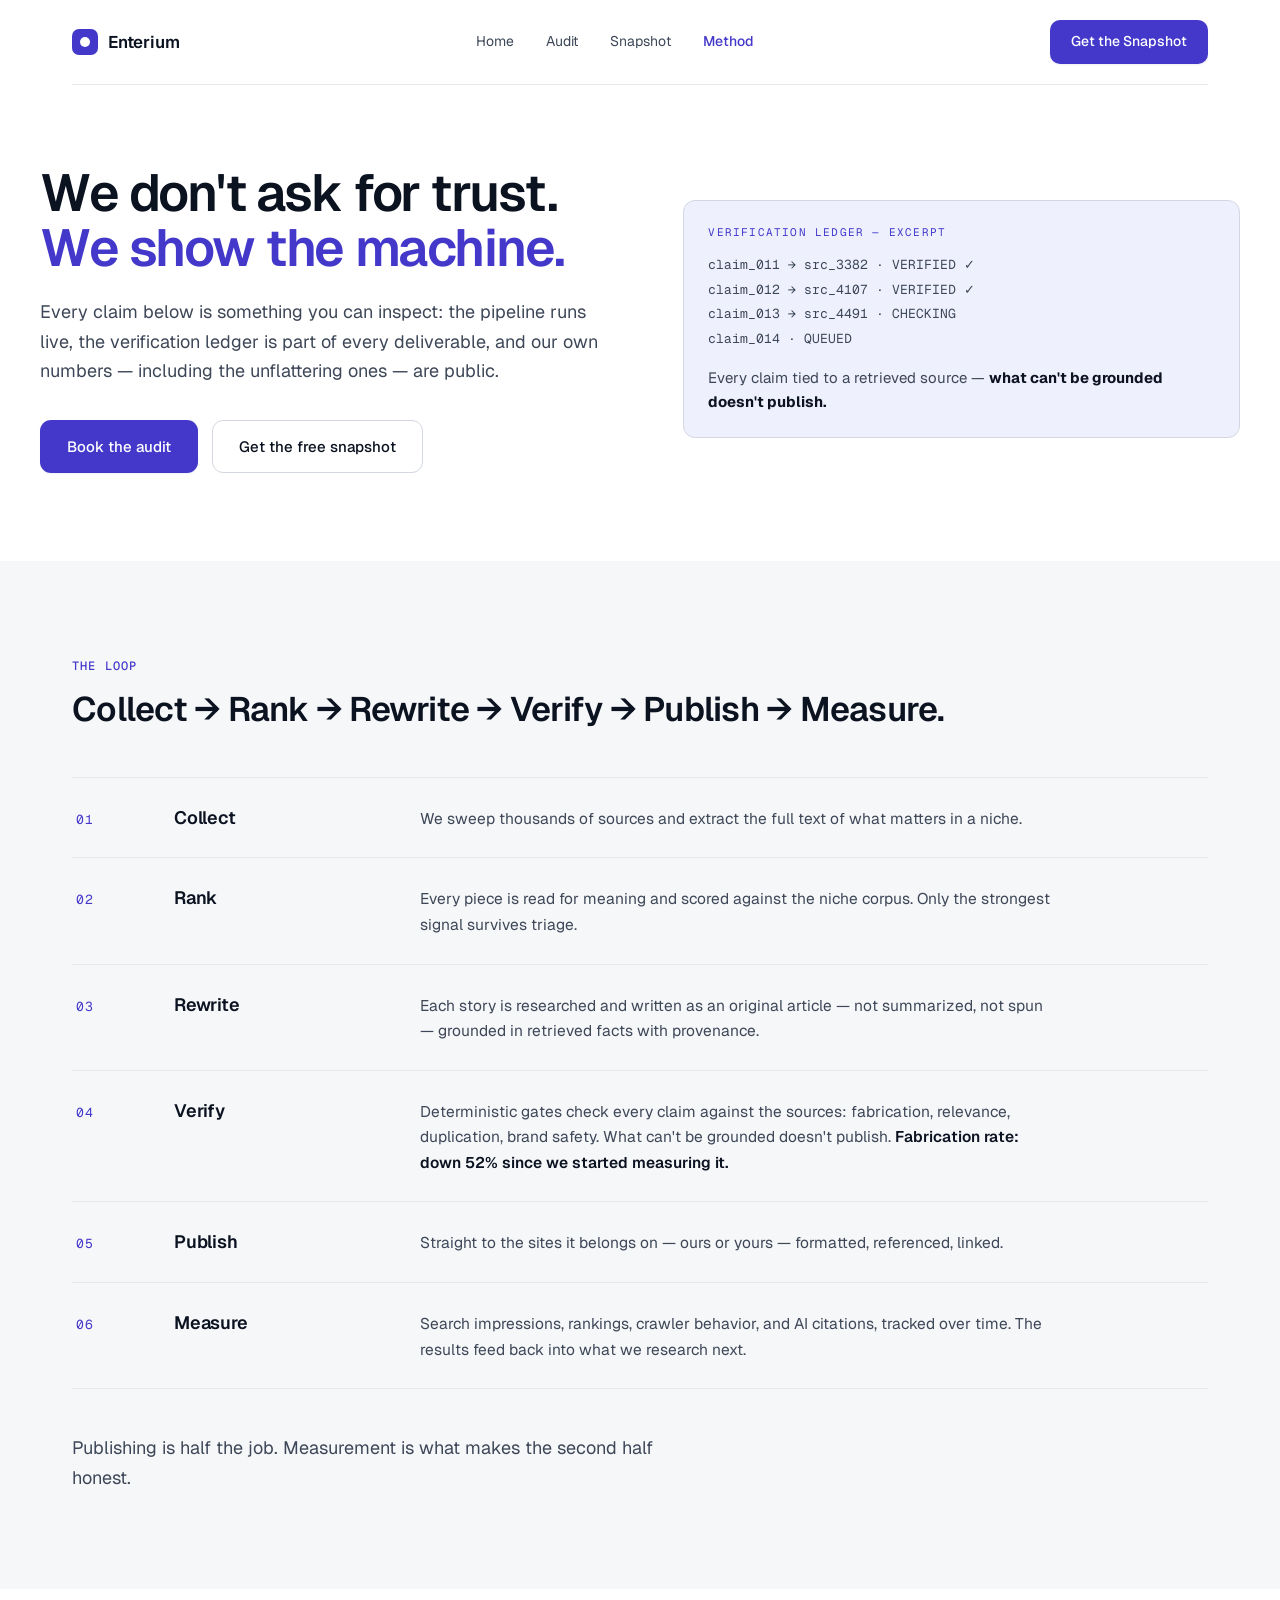
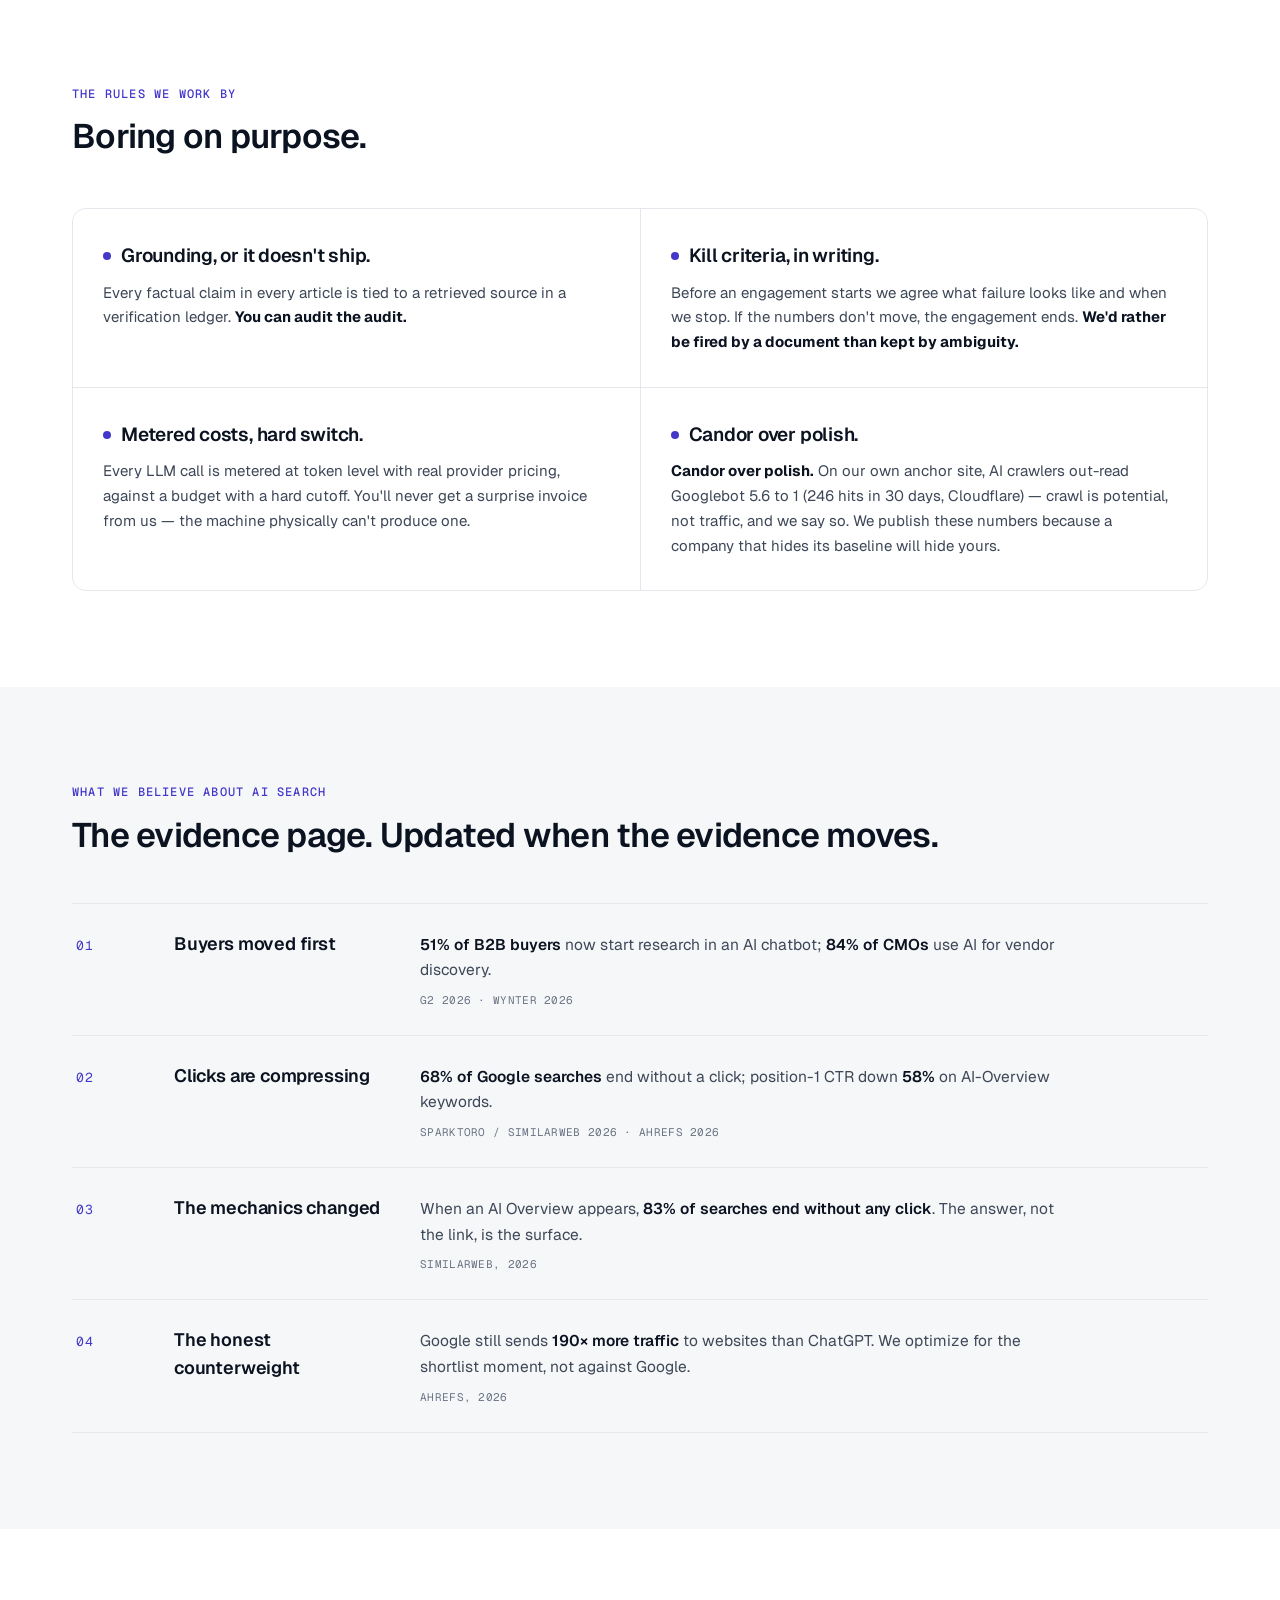
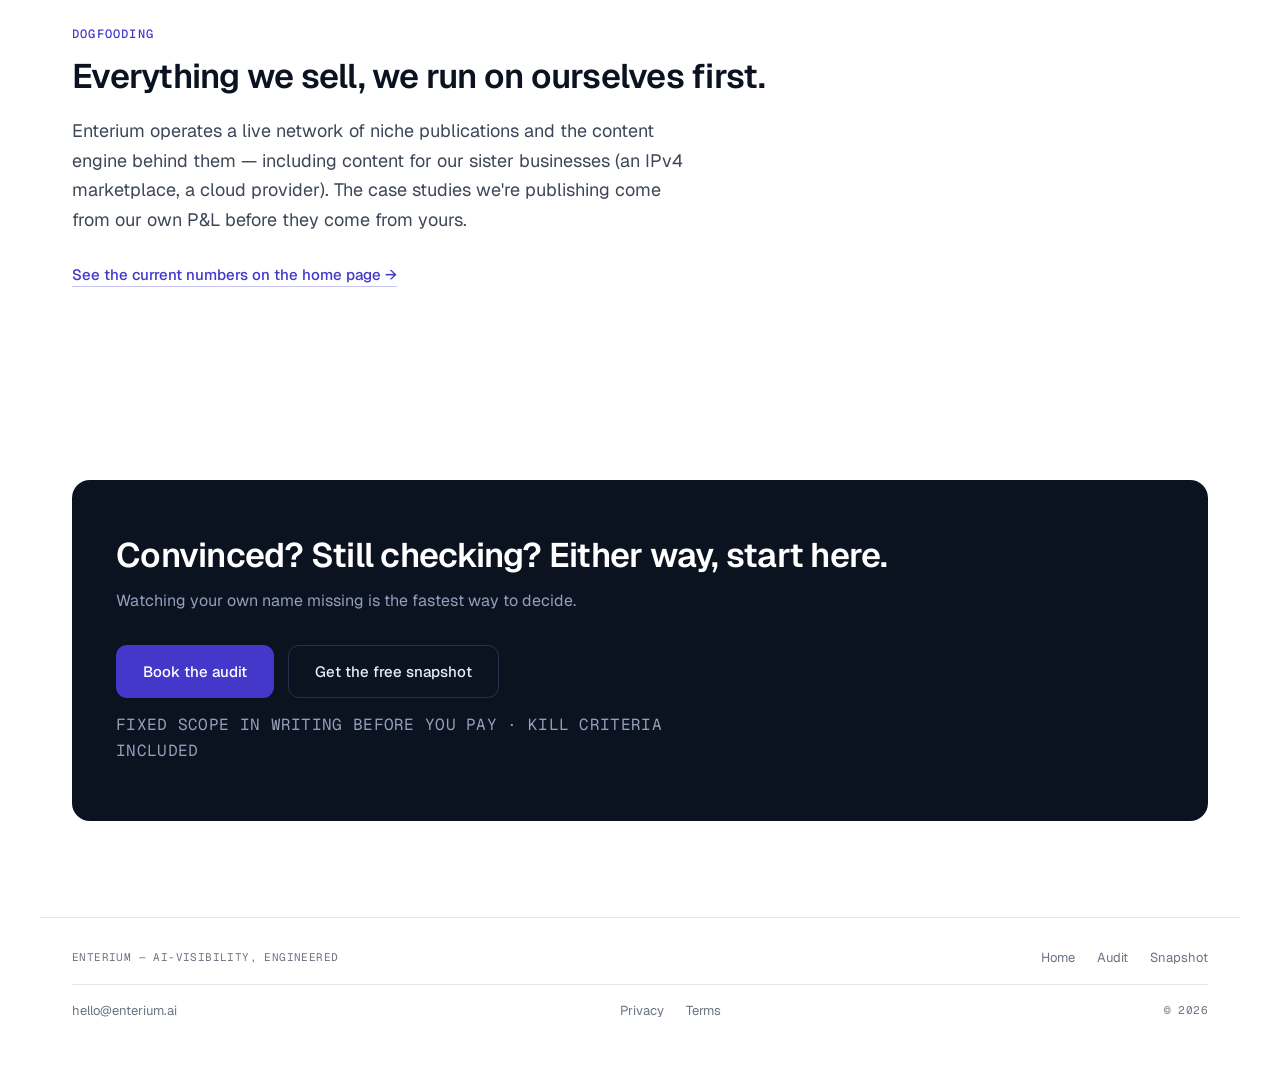
<file: method.html>
<!doctype html>
<html lang="en">
<head>
<meta charset="utf-8" />
<meta name="viewport" content="width=device-width, initial-scale=1, viewport-fit=cover" />
<link rel="icon" href="assets/favicon.svg" type="image/svg+xml" />
<link rel="apple-touch-icon" href="assets/apple-touch-icon.svg" />
<title>The Enterium Method — grounded, verified, measured</title>
<meta name="description" content="No black box: source-grounded research, anti-fabrication verification, autonomous publishing, and measurement that closes the loop." />
<link rel="canonical" href="https://pablopadlo-lab.github.io/enterium/method.html" />
<meta name="theme-color" content="#ffffff" />
<meta property="og:type" content="website" />
<meta property="og:title" content="The Enterium Method — grounded, verified, measured" />
<meta property="og:description" content="No black box: source-grounded research, anti-fabrication verification, autonomous publishing, and measurement that closes the loop." />
<meta property="og:url" content="https://pablopadlo-lab.github.io/enterium/method.html" />
<meta property="og:image" content="https://pablopadlo-lab.github.io/enterium/assets/og-image.svg" />
<meta name="twitter:card" content="summary_large_image" />
<meta name="twitter:title" content="The Enterium Method — grounded, verified, measured" />
<meta name="twitter:description" content="No black box: source-grounded research, anti-fabrication verification, autonomous publishing, and measurement that closes the loop." />
<meta name="twitter:image" content="https://pablopadlo-lab.github.io/enterium/assets/og-image.svg" />
<script type="application/ld+json">
{
  "@context": "https://schema.org",
  "@type": "AboutPage",
  "name": "The Enterium Method — grounded, verified, measured",
  "url": "https://pablopadlo-lab.github.io/enterium/method.html",
  "description": "How Enterium's content operations actually work: source-grounded research, anti-fabrication verification, autonomous publishing, and measurement that closes the loop.",
  "about": {
    "@type": "Organization",
    "name": "Enterium",
    "url": "https://pablopadlo-lab.github.io/enterium/"
  }
}
</script>
<!-- GA4 placeholder (see README.md). Consent mode defaults to denied; analytics
     fires only after consent. Replace G-XXXXXXXXXX with your measurement ID and
     uncomment the two script blocks below to enable.
<script>
  window.dataLayer = window.dataLayer || [];
  function gtag(){dataLayer.push(arguments);}
  gtag('consent', 'default', { analytics_storage: 'denied', ad_storage: 'denied' });
</script>
<script async src="https://www.googletagmanager.com/gtag/js?id=G-XXXXXXXXXX"></script>
-->
<link rel="preconnect" href="https://fonts.googleapis.com" />
<link rel="preconnect" href="https://fonts.gstatic.com" crossorigin />
<link rel="preload" as="style" href="https://fonts.googleapis.com/css2?family=Geist:wght@400;500;600;700&family=Geist+Mono:wght@400;500;600&display=swap" onload="this.onload=null;this.rel='stylesheet'" />
<noscript><link rel="stylesheet" href="https://fonts.googleapis.com/css2?family=Geist:wght@400;500;600;700&family=Geist+Mono:wght@400;500;600&display=swap" /></noscript>
<link rel="stylesheet" href="assets/canon.css" />
<script src="assets/main.js" defer></script>
</head>
<body>
<a class="skip" href="#main">Skip to content</a>

<header class="wrap">
  <div class="nav">
    <a class="brand" href="index.html" aria-label="Enterium home"><span class="mark" aria-hidden="true"></span><b>Enterium</b></a>
    <nav class="navlinks" aria-label="Primary">
      <a href="index.html">Home</a>
      <a href="audit.html">Audit</a>
      <a href="snapshot.html">Snapshot</a>
      <a href="method.html" aria-current="page">Method</a>
    </nav>
    <a class="btn btn-primary navcta-btn" href="snapshot.html">Get the Snapshot</a>
    <button class="navtoggle" type="button" aria-expanded="false" aria-controls="mobilemenu" aria-label="Toggle navigation">
      <span></span><span></span><span></span>
    </button>
  </div>
  <nav class="mobilemenu" id="mobilemenu" aria-label="Mobile">
    <a href="index.html">Home</a>
    <a href="audit.html">Audit</a>
    <a href="snapshot.html">Snapshot</a>
    <a href="method.html" aria-current="page">Method</a>
    <a class="btn btn-primary" href="snapshot.html">Get the Snapshot</a>
  </nav>
</header>

<main id="main" tabindex="-1">
  <!-- hero -->
  <section class="hero wrap">
    <div class="hero-inner">
      <h1 class="reveal" style="--i:0">We don't ask for trust. <span class="em">We show the&nbsp;machine.</span></h1>
      <p class="lead reveal" style="--i:1">Every claim below is something you can inspect: the pipeline runs live, the verification ledger is part of every deliverable, and our own numbers — including the unflattering ones — are public.</p>
      <div class="hero-ctas reveal" style="--i:2">
        <a class="btn btn-primary btn-lg" href="audit.html">Book the audit</a>
        <a class="btn btn-line btn-lg" href="snapshot.html">Get the free snapshot</a>
      </div>
    </div>
    <div class="reveal" style="--i:1">
      <div class="note">
        <p class="mono" style="font-size:11px;letter-spacing:1.2px;color:var(--accent);text-transform:uppercase">Verification ledger — excerpt</p>
        <p class="mono" style="margin-top:12px;font-size:13px;line-height:1.9;color:var(--ink2)">claim_011 &rarr; src_3382 &middot; VERIFIED &#10003;<br />claim_012 &rarr; src_4107 &middot; VERIFIED &#10003;<br />claim_013 &rarr; src_4491 &middot; CHECKING<br />claim_014 &middot; QUEUED</p>
        <p style="margin-top:14px">Every claim tied to a retrieved source — <b>what can't be grounded doesn't publish.</b></p>
      </div>
    </div>
  </section>

  <!-- the loop -->
  <section class="soft" aria-labelledby="loop-h">
    <div class="wrap">
      <p class="eyebrow reveal">The loop</p>
      <h2 id="loop-h" class="reveal" style="--i:1">Collect &rarr; Rank &rarr; Rewrite &rarr; Verify &rarr; Publish &rarr; Measure.</h2>
      <div class="rows">
        <div class="row reveal" style="--i:0">
          <span class="r-idx">01</span>
          <span class="r-title">Collect</span>
          <div class="r-body">We sweep thousands of sources and extract the full text of what matters in a niche.</div>
        </div>
        <div class="row reveal" style="--i:1">
          <span class="r-idx">02</span>
          <span class="r-title">Rank</span>
          <div class="r-body">Every piece is read for meaning and scored against the niche corpus. Only the strongest signal survives triage.</div>
        </div>
        <div class="row reveal" style="--i:2">
          <span class="r-idx">03</span>
          <span class="r-title">Rewrite</span>
          <div class="r-body">Each story is researched and written as an original article — not summarized, not spun — grounded in retrieved facts with provenance.</div>
        </div>
        <div class="row reveal" style="--i:3">
          <span class="r-idx">04</span>
          <span class="r-title">Verify</span>
          <div class="r-body">Deterministic gates check every claim against the sources: fabrication, relevance, duplication, brand safety. What can't be grounded doesn't publish. <b>Fabrication rate: down 52% since we started measuring it.</b></div>
        </div>
        <div class="row reveal" style="--i:4">
          <span class="r-idx">05</span>
          <span class="r-title">Publish</span>
          <div class="r-body">Straight to the sites it belongs on — ours or yours — formatted, referenced, linked.</div>
        </div>
        <div class="row reveal" style="--i:5">
          <span class="r-idx">06</span>
          <span class="r-title">Measure</span>
          <div class="r-body">Search impressions, rankings, crawler behavior, and AI citations, tracked over time. The results feed back into what we research next.</div>
        </div>
      </div>
      <p class="lead reveal" style="--i:6;margin-top:44px">Publishing is half the job. Measurement is what makes the second half honest.</p>
    </div>
  </section>

  <!-- rules -->
  <section aria-labelledby="rules-h">
    <div class="wrap">
      <p class="eyebrow reveal">The rules we work by</p>
      <h2 id="rules-h" class="reveal" style="--i:1">Boring on purpose.</h2>
      <div class="fgrid">
        <div class="fcell reveal" style="--i:0">
          <h3>Grounding, or it doesn't ship.</h3>
          <p>Every factual claim in every article is tied to a retrieved source in a verification ledger. <b>You can audit the audit.</b></p>
        </div>
        <div class="fcell reveal" style="--i:1">
          <h3>Kill criteria, in writing.</h3>
          <p>Before an engagement starts we agree what failure looks like and when we stop. If the numbers don't move, the engagement ends. <b>We'd rather be fired by a document than kept by ambiguity.</b></p>
        </div>
        <div class="fcell reveal" style="--i:2">
          <h3>Metered costs, hard switch.</h3>
          <p>Every LLM call is metered at token level with real provider pricing, against a budget with a hard cutoff. You'll never get a surprise invoice from us — the machine physically can't produce one.</p>
        </div>
        <div class="fcell reveal" style="--i:3">
          <h3>Candor over polish.</h3>
          <p><b>Candor over polish.</b> On our own anchor site, AI crawlers out-read Googlebot 5.6 to 1 (246 hits in 30 days, Cloudflare) — crawl is potential, not traffic, and we say so. We publish these numbers because a company that hides its baseline will hide yours.</p>
        </div>
      </div>
    </div>
  </section>

  <!-- evidence -->
  <section class="soft" aria-labelledby="evidence-h">
    <div class="wrap">
      <p class="eyebrow reveal">What we believe about AI search</p>
      <h2 id="evidence-h" class="reveal" style="--i:1">The evidence page. Updated when the evidence moves.</h2>
      <div class="rows">
        <div class="row reveal" style="--i:0">
          <span class="r-idx">01</span>
          <span class="r-title">Buyers moved first</span>
          <div class="r-body"><b>51% of B2B buyers</b> now start research in an AI chatbot; <b>84% of CMOs</b> use AI for vendor discovery.
            <div class="r-src">G2 2026 &middot; WYNTER 2026</div>
          </div>
        </div>
        <div class="row reveal" style="--i:1">
          <span class="r-idx">02</span>
          <span class="r-title">Clicks are compressing</span>
          <div class="r-body"><b>68% of Google searches</b> end without a click; position-1 CTR down <b>58%</b> on AI-Overview keywords.
            <div class="r-src">SPARKTORO / SIMILARWEB 2026 &middot; AHREFS 2026</div>
          </div>
        </div>
        <div class="row reveal" style="--i:2">
          <span class="r-idx">03</span>
          <span class="r-title">The mechanics changed</span>
          <div class="r-body">When an AI Overview appears, <b>83% of searches end without any click</b>. The answer, not the link, is the surface.
            <div class="r-src">SIMILARWEB, 2026</div>
          </div>
        </div>
        <div class="row reveal" style="--i:3">
          <span class="r-idx">04</span>
          <span class="r-title">The honest counterweight</span>
          <div class="r-body">Google still sends <b>190&times; more traffic</b> to websites than ChatGPT. We optimize for the shortlist moment, not against Google.
            <div class="r-src">AHREFS, 2026</div>
          </div>
        </div>
      </div>
    </div>
  </section>

  <!-- dogfooding -->
  <section aria-labelledby="dogfood-h">
    <div class="wrap">
      <p class="eyebrow reveal">Dogfooding</p>
      <h2 id="dogfood-h" class="reveal" style="--i:1">Everything we sell, we run on ourselves first.</h2>
      <p class="lead reveal" style="--i:2">Enterium operates a live network of niche publications and the content engine behind them — including content for our sister businesses (an IPv4 marketplace, a cloud provider). The case studies we're publishing come from our own P&amp;L before they come from yours.</p>
      <p class="reveal" style="--i:3;margin-top:28px"><a class="link-arrow" href="index.html">See the current numbers on the home page &rarr;</a></p>
    </div>
  </section>

  <!-- final CTA -->
  <section class="cta-final" aria-labelledby="cta-h">
    <div class="wrap">
      <div class="panelbox reveal">
        <h2 id="cta-h">Convinced? Still checking? Either way, start here.</h2>
        <p>Watching your own name missing is the fastest way to decide.</p>
        <div class="cta-btns">
          <a class="btn btn-primary btn-lg" href="audit.html">Book the audit</a>
          <a class="btn btn-on-dark btn-lg" href="snapshot.html">Get the free snapshot</a>
        </div>
        <p class="risk-line">FIXED SCOPE IN WRITING BEFORE YOU PAY &middot; KILL CRITERIA INCLUDED</p>
      </div>
    </div>
  </section>
</main>

<footer class="wrap">
  <div class="foot-row">
    <span class="mono">ENTERIUM &mdash; AI-VISIBILITY, ENGINEERED</span>
    <nav aria-label="Footer">
      <a href="index.html">Home</a>
      <a href="audit.html">Audit</a>
      <a href="snapshot.html">Snapshot</a>
    </nav>
  </div>
  <div class="foot-row">
    <a href="mailto:hello@enterium.ai">hello@enterium.ai</a>
    <nav aria-label="Legal">
      <a href="privacy.html">Privacy</a>
      <a href="terms.html">Terms</a>
    </nav>
    <span class="mono">&copy; 2026</span>
  </div>
</footer>
</body>
</html>
</file>
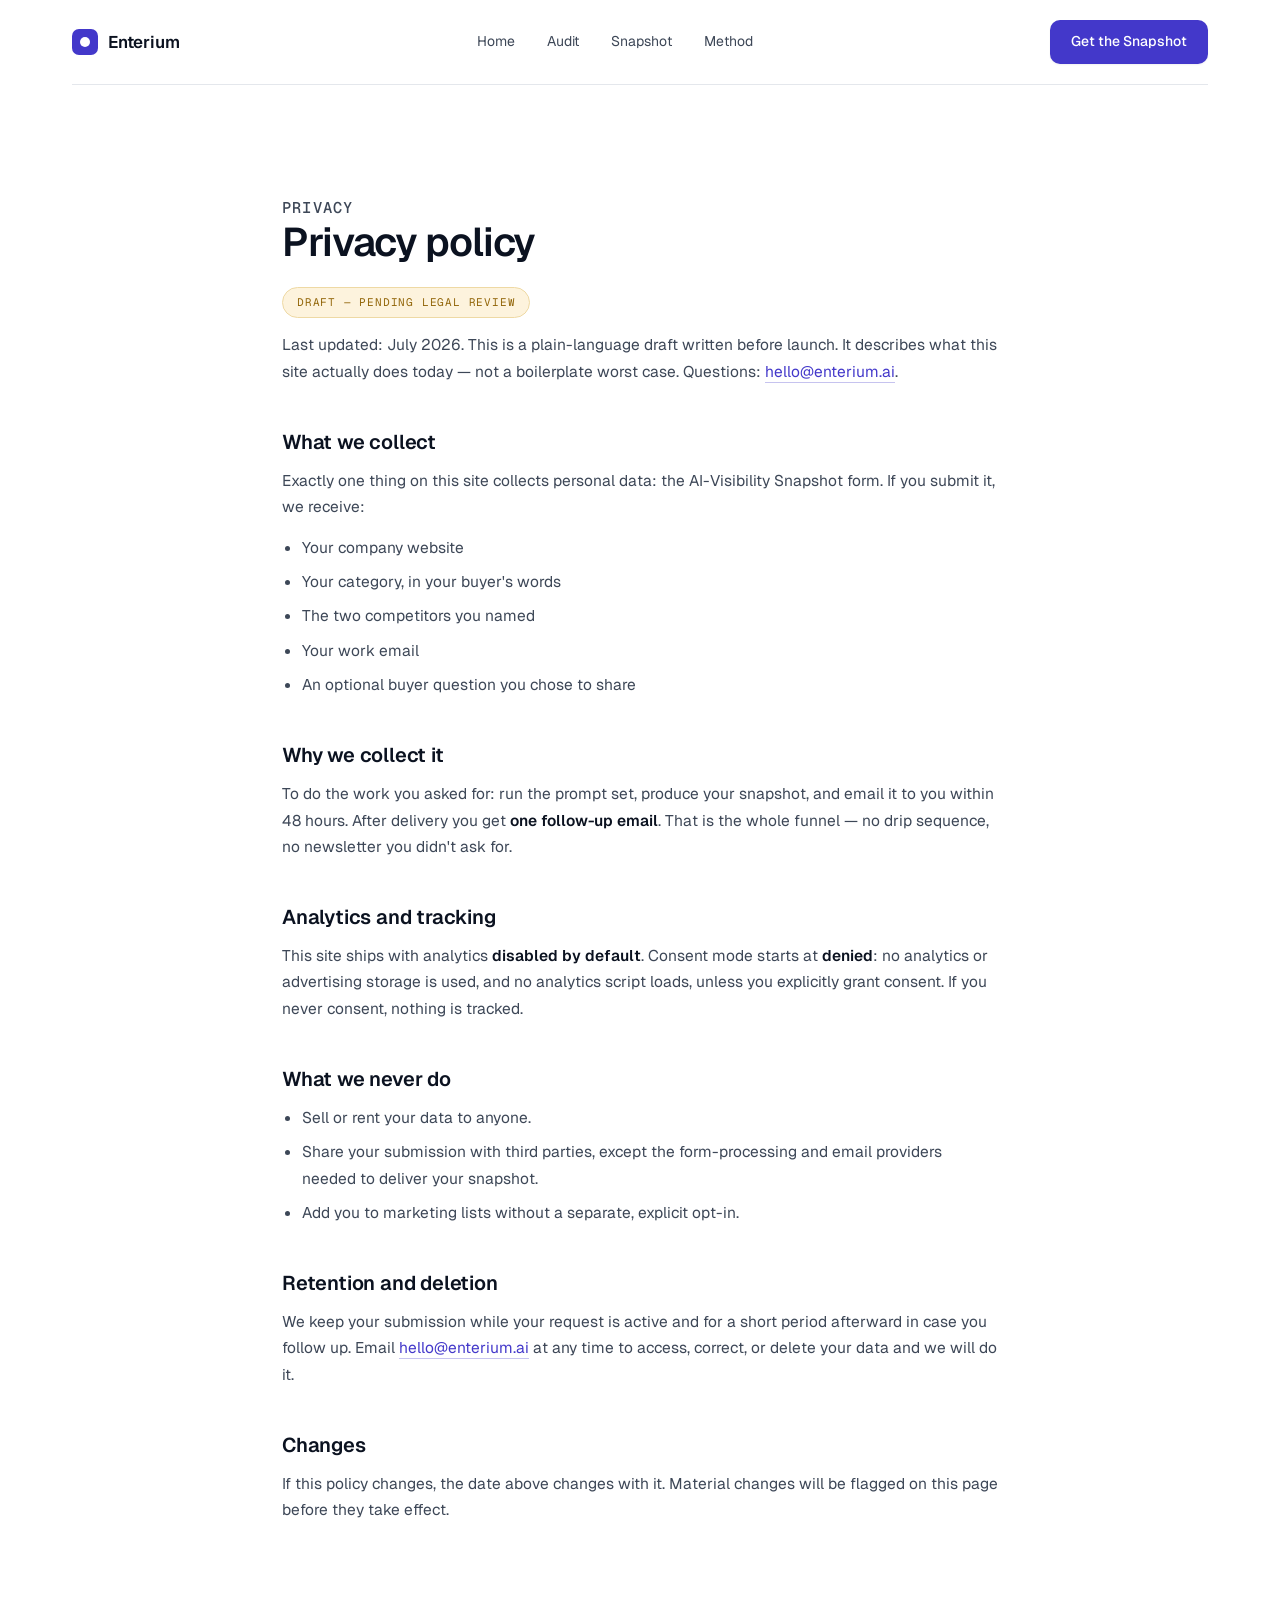
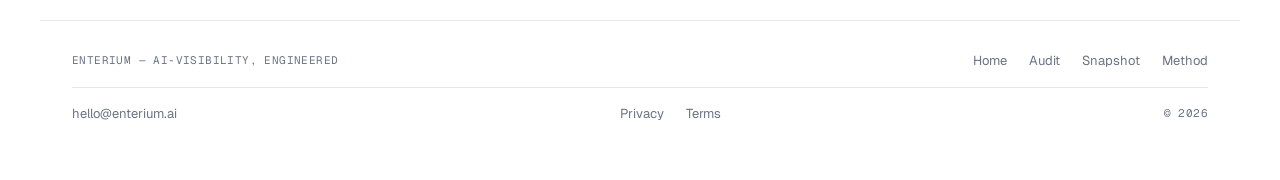
<file: privacy.html>
<!doctype html>
<html lang="en">
<head>
<meta charset="utf-8" />
<meta name="viewport" content="width=device-width, initial-scale=1, viewport-fit=cover" />
<link rel="icon" href="assets/favicon.svg" type="image/svg+xml" />
<link rel="apple-touch-icon" href="assets/apple-touch-icon.svg" />
<title>Privacy Policy | Enterium</title>
<meta name="description" content="How Enterium handles your data: what the snapshot form collects, why, and what we never do with it. No tracking without consent." />
<link rel="canonical" href="https://pablopadlo-lab.github.io/enterium/privacy.html" />
<meta name="theme-color" content="#ffffff" />
<meta property="og:type" content="website" />
<meta property="og:title" content="Privacy Policy | Enterium" />
<meta property="og:description" content="How Enterium handles your data: what the snapshot form collects, why, and what we never do with it." />
<meta property="og:url" content="https://pablopadlo-lab.github.io/enterium/privacy.html" />
<meta property="og:image" content="https://pablopadlo-lab.github.io/enterium/assets/og-image.svg" />
<meta name="twitter:card" content="summary_large_image" />
<meta name="twitter:title" content="Privacy Policy | Enterium" />
<meta name="twitter:description" content="How Enterium handles your data: what the snapshot form collects, why, and what we never do with it." />
<meta name="twitter:image" content="https://pablopadlo-lab.github.io/enterium/assets/og-image.svg" />
<!-- GA4 placeholder (see README.md). Consent mode defaults to denied; analytics
     fires only after consent. Replace G-XXXXXXXXXX with your measurement ID and
     uncomment the two script blocks below to enable.
<script>
  window.dataLayer = window.dataLayer || [];
  function gtag(){dataLayer.push(arguments);}
  gtag('consent', 'default', { analytics_storage: 'denied', ad_storage: 'denied' });
</script>
<script async src="https://www.googletagmanager.com/gtag/js?id=G-XXXXXXXXXX"></script>
-->
<link rel="preconnect" href="https://fonts.googleapis.com" />
<link rel="preconnect" href="https://fonts.gstatic.com" crossorigin />
<link rel="preload" as="style" href="https://fonts.googleapis.com/css2?family=Geist:wght@400;500;600;700&family=Geist+Mono:wght@400;500;600&display=swap" onload="this.onload=null;this.rel='stylesheet'" />
<noscript><link rel="stylesheet" href="https://fonts.googleapis.com/css2?family=Geist:wght@400;500;600;700&family=Geist+Mono:wght@400;500;600&display=swap" /></noscript>
<link rel="stylesheet" href="assets/canon.css" />
<script src="assets/main.js" defer></script>
</head>
<body>
<a class="skip" href="#main">Skip to content</a>

<header class="wrap">
  <div class="nav">
    <a class="brand" href="index.html" aria-label="Enterium home"><span class="mark" aria-hidden="true"></span><b>Enterium</b></a>
    <nav class="navlinks" aria-label="Primary">
      <a href="index.html">Home</a>
      <a href="audit.html">Audit</a>
      <a href="snapshot.html">Snapshot</a>
      <a href="method.html">Method</a>
    </nav>
    <a class="btn btn-primary navcta-btn" href="snapshot.html">Get the Snapshot</a>
    <button class="navtoggle" type="button" aria-expanded="false" aria-controls="mobilemenu" aria-label="Toggle navigation">
      <span></span><span></span><span></span>
    </button>
  </div>
  <nav class="mobilemenu" id="mobilemenu" aria-label="Mobile">
    <a href="index.html">Home</a>
    <a href="audit.html">Audit</a>
    <a href="snapshot.html">Snapshot</a>
    <a href="method.html">Method</a>
    <a class="btn btn-primary" href="snapshot.html">Get the Snapshot</a>
  </nav>
</header>

<main id="main" tabindex="-1">
  <section class="wrap doc">
    <p class="eyebrow">Privacy</p>
    <h1>Privacy policy</h1>
    <span class="banner-draft">Draft — pending legal review</span>
    <p>Last updated: July 2026. This is a plain-language draft written before launch. It describes what this site actually does today &mdash; not a boilerplate worst case. Questions: <a href="mailto:hello@enterium.ai">hello@enterium.ai</a>.</p>

    <h2>What we collect</h2>
    <p>Exactly one thing on this site collects personal data: the AI-Visibility Snapshot form. If you submit it, we receive:</p>
    <ul>
      <li>Your company website</li>
      <li>Your category, in your buyer's words</li>
      <li>The two competitors you named</li>
      <li>Your work email</li>
      <li>An optional buyer question you chose to share</li>
    </ul>

    <h2>Why we collect it</h2>
    <p>To do the work you asked for: run the prompt set, produce your snapshot, and email it to you within 48 hours. After delivery you get <b>one follow-up email</b>. That is the whole funnel &mdash; no drip sequence, no newsletter you didn't ask for.</p>

    <h2>Analytics and tracking</h2>
    <p>This site ships with analytics <b>disabled by default</b>. Consent mode starts at <b>denied</b>: no analytics or advertising storage is used, and no analytics script loads, unless you explicitly grant consent. If you never consent, nothing is tracked.</p>

    <h2>What we never do</h2>
    <ul>
      <li>Sell or rent your data to anyone.</li>
      <li>Share your submission with third parties, except the form-processing and email providers needed to deliver your snapshot.</li>
      <li>Add you to marketing lists without a separate, explicit opt-in.</li>
    </ul>

    <h2>Retention and deletion</h2>
    <p>We keep your submission while your request is active and for a short period afterward in case you follow up. Email <a href="mailto:hello@enterium.ai">hello@enterium.ai</a> at any time to access, correct, or delete your data and we will do it.</p>

    <h2>Changes</h2>
    <p>If this policy changes, the date above changes with it. Material changes will be flagged on this page before they take effect.</p>
  </section>
</main>

<footer class="wrap">
  <div class="foot-row">
    <span class="mono">ENTERIUM &mdash; AI-VISIBILITY, ENGINEERED</span>
    <nav aria-label="Footer">
      <a href="index.html">Home</a>
      <a href="audit.html">Audit</a>
      <a href="snapshot.html">Snapshot</a>
      <a href="method.html">Method</a>
    </nav>
  </div>
  <div class="foot-row">
    <a href="mailto:hello@enterium.ai">hello@enterium.ai</a>
    <nav aria-label="Legal">
      <a href="privacy.html">Privacy</a>
      <a href="terms.html">Terms</a>
    </nav>
    <span class="mono">&copy; 2026</span>
  </div>
</footer>
</body>
</html>
</file>
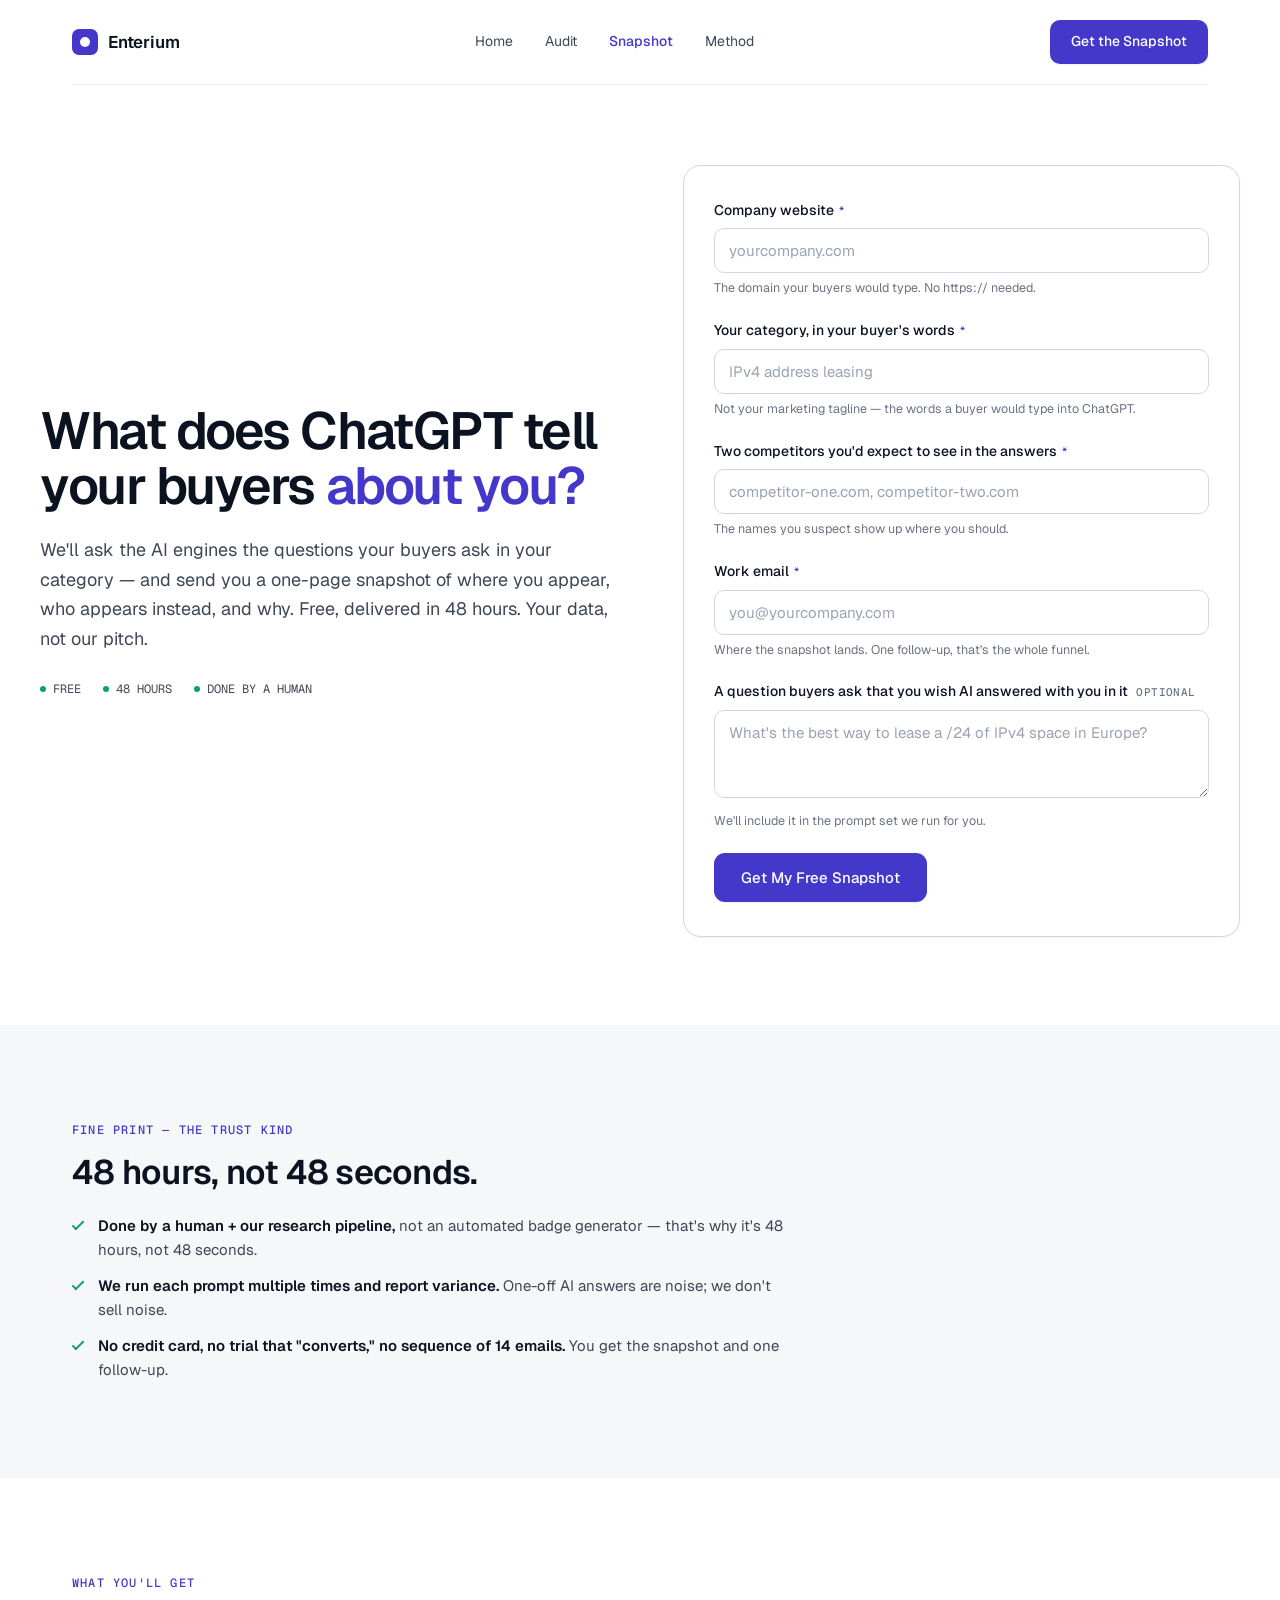
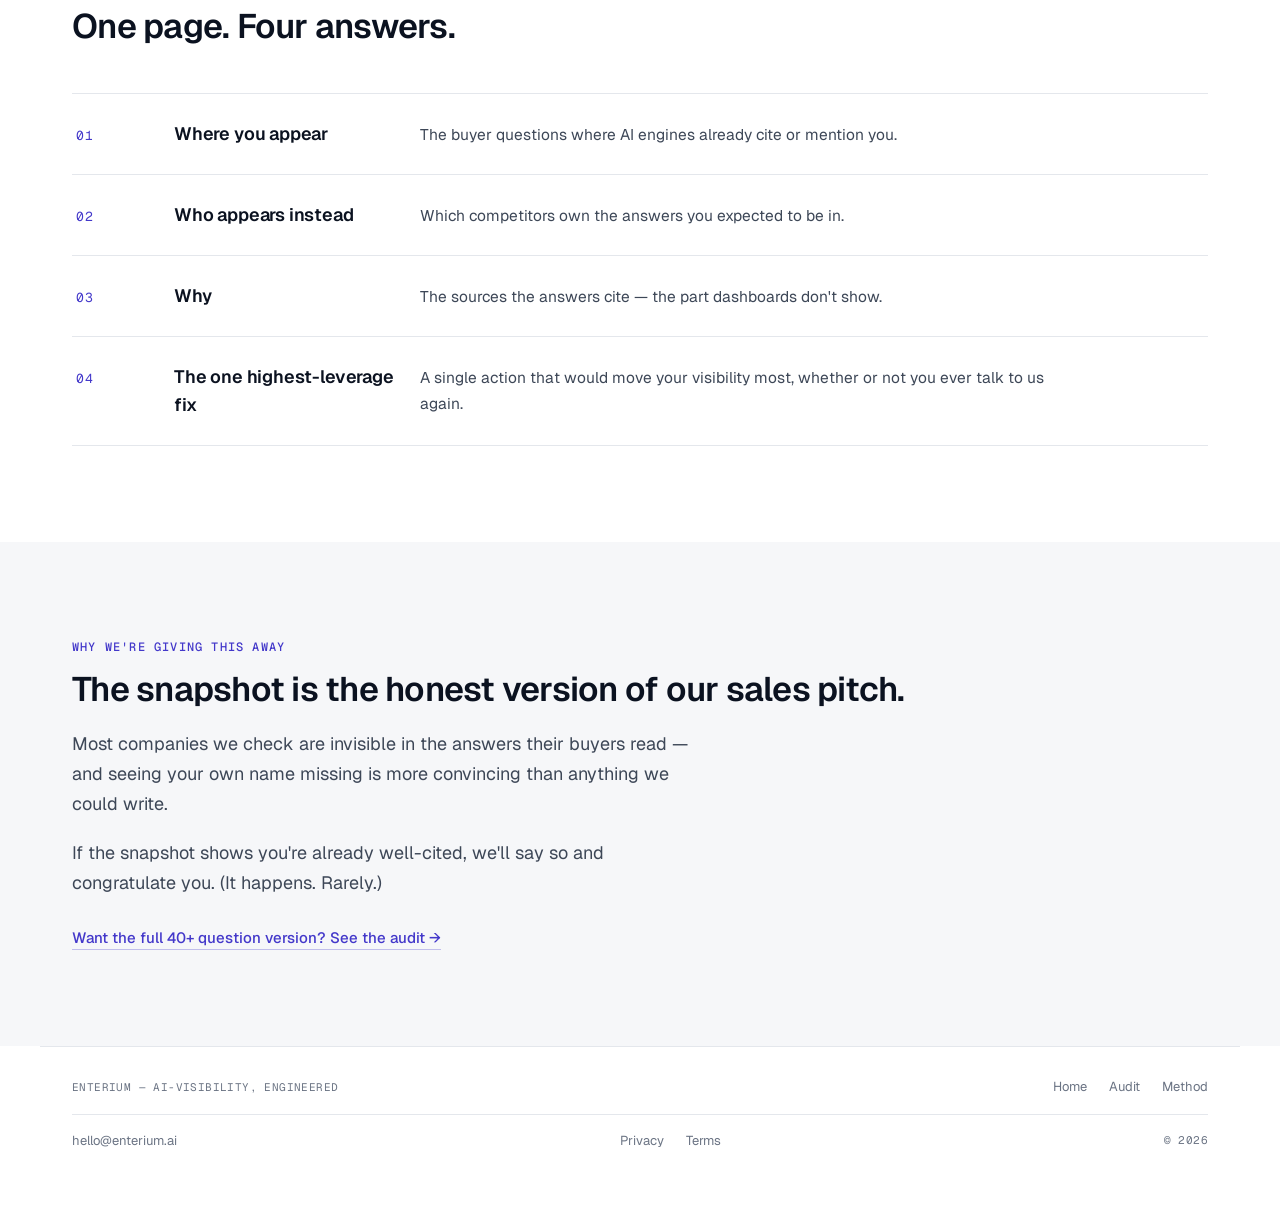
<file: snapshot.html>
<!doctype html>
<html lang="en">
<head>
<meta charset="utf-8" />
<meta name="viewport" content="width=device-width, initial-scale=1, viewport-fit=cover" />
<link rel="icon" href="assets/favicon.svg" type="image/svg+xml" />
<link rel="apple-touch-icon" href="assets/apple-touch-icon.svg" />
<title>AI-Visibility Snapshot — What does ChatGPT say? | Enterium</title>
<meta name="description" content="Free, 48-hour check: we ask ChatGPT and Perplexity the questions your buyers ask, and send you where your company shows up — and where it doesn't." />
<link rel="canonical" href="https://pablopadlo-lab.github.io/enterium/snapshot.html" />
<meta name="theme-color" content="#ffffff" />
<meta property="og:type" content="website" />
<meta property="og:title" content="AI-Visibility Snapshot — What does ChatGPT say? | Enterium" />
<meta property="og:description" content="Free, 48-hour check: we ask ChatGPT and Perplexity the questions your buyers ask, and send you where your company shows up — and where it doesn't." />
<meta property="og:url" content="https://pablopadlo-lab.github.io/enterium/snapshot.html" />
<meta property="og:image" content="https://pablopadlo-lab.github.io/enterium/assets/og-image.svg" />
<meta name="twitter:card" content="summary_large_image" />
<meta name="twitter:title" content="AI-Visibility Snapshot — What does ChatGPT say? | Enterium" />
<meta name="twitter:description" content="Free, 48-hour check: we ask ChatGPT and Perplexity the questions your buyers ask, and send you where your company shows up — and where it doesn't." />
<meta name="twitter:image" content="https://pablopadlo-lab.github.io/enterium/assets/og-image.svg" />
<!-- GA4 placeholder (see README.md). Consent mode defaults to denied; analytics
     fires only after consent. Replace G-XXXXXXXXXX with your measurement ID and
     uncomment the two script blocks below to enable.
<script>
  window.dataLayer = window.dataLayer || [];
  function gtag(){dataLayer.push(arguments);}
  gtag('consent', 'default', { analytics_storage: 'denied', ad_storage: 'denied' });
</script>
<script async src="https://www.googletagmanager.com/gtag/js?id=G-XXXXXXXXXX"></script>
-->
<link rel="preconnect" href="https://fonts.googleapis.com" />
<link rel="preconnect" href="https://fonts.gstatic.com" crossorigin />
<link rel="preload" as="style" href="https://fonts.googleapis.com/css2?family=Geist:wght@400;500;600;700&family=Geist+Mono:wght@400;500;600&display=swap" onload="this.onload=null;this.rel='stylesheet'" />
<noscript><link rel="stylesheet" href="https://fonts.googleapis.com/css2?family=Geist:wght@400;500;600;700&family=Geist+Mono:wght@400;500;600&display=swap" /></noscript>
<link rel="stylesheet" href="assets/canon.css" />
<script src="assets/main.js" defer></script>
</head>
<body>
<a class="skip" href="#main">Skip to content</a>

<header class="wrap">
  <div class="nav">
    <a class="brand" href="index.html" aria-label="Enterium home"><span class="mark" aria-hidden="true"></span><b>Enterium</b></a>
    <nav class="navlinks" aria-label="Primary">
      <a href="index.html">Home</a>
      <a href="audit.html">Audit</a>
      <a href="snapshot.html" aria-current="page">Snapshot</a>
      <a href="method.html">Method</a>
    </nav>
    <a class="btn btn-primary navcta-btn" href="#snapshot-form">Get the Snapshot</a>
    <button class="navtoggle" type="button" aria-expanded="false" aria-controls="mobilemenu" aria-label="Toggle navigation">
      <span></span><span></span><span></span>
    </button>
  </div>
  <nav class="mobilemenu" id="mobilemenu" aria-label="Mobile">
    <a href="index.html">Home</a>
    <a href="audit.html">Audit</a>
    <a href="snapshot.html" aria-current="page">Snapshot</a>
    <a href="method.html">Method</a>
    <a class="btn btn-primary" href="#snapshot-form">Get the Snapshot</a>
  </nav>
</header>

<main id="main" tabindex="-1">
  <!-- hero + form -->
  <section class="hero wrap">
    <div class="hero-inner">
      <h1 class="reveal" style="--i:0">What does ChatGPT tell your buyers <span class="em">about&nbsp;you?</span></h1>
      <p class="lead reveal" style="--i:1">We'll ask the AI engines the questions your buyers ask in your category — and send you a one-page snapshot of where you appear, who appears instead, and why. Free, delivered in 48 hours. Your data, not our pitch.</p>
      <div class="hero-proof reveal" style="--i:2">
        <span><i aria-hidden="true"></i>FREE</span>
        <span><i aria-hidden="true"></i>48 HOURS</span>
        <span><i aria-hidden="true"></i>DONE BY A HUMAN</span>
      </div>
    </div>
    <div class="reveal" style="--i:1">
      <div class="offer" style="grid-template-columns:1fr;margin-top:0;padding:34px 30px">
        <form class="form" id="snapshot-form" data-snapshot-form data-endpoint="" novalidate style="margin-top:0">
          <div class="field">
            <label for="f-website">Company website<span class="req" aria-hidden="true">*</span></label>
            <input id="f-website" name="website" type="url" inputmode="url" autocomplete="url"
                   placeholder="yourcompany.com" required
                   aria-describedby="f-website-help f-website-err" aria-invalid="false" />
            <p class="helper" id="f-website-help">The domain your buyers would type. No https:// needed.</p>
            <p class="err" id="f-website-err">Enter a valid domain, e.g. yourcompany.com</p>
          </div>
          <div class="field">
            <label for="f-category">Your category, in your buyer's words<span class="req" aria-hidden="true">*</span></label>
            <input id="f-category" name="category" type="text"
                   placeholder="IPv4 address leasing" required
                   aria-describedby="f-category-help f-category-err" aria-invalid="false" />
            <p class="helper" id="f-category-help">Not your marketing tagline — the words a buyer would type into ChatGPT.</p>
            <p class="err" id="f-category-err">Tell us your category in your buyer's words.</p>
          </div>
          <div class="field">
            <label for="f-competitors">Two competitors you'd expect to see in the answers<span class="req" aria-hidden="true">*</span></label>
            <input id="f-competitors" name="competitors" type="text"
                   placeholder="competitor-one.com, competitor-two.com" required
                   aria-describedby="f-competitors-help f-competitors-err" aria-invalid="false" />
            <p class="helper" id="f-competitors-help">The names you suspect show up where you should.</p>
            <p class="err" id="f-competitors-err">Name two competitors.</p>
          </div>
          <div class="field">
            <label for="f-email">Work email<span class="req" aria-hidden="true">*</span></label>
            <input id="f-email" name="email" type="email" autocomplete="email"
                   placeholder="you@yourcompany.com" required
                   aria-describedby="f-email-help f-email-err" aria-invalid="false" />
            <p class="helper" id="f-email-help">Where the snapshot lands. One follow-up, that's the whole funnel.</p>
            <p class="err" id="f-email-err">Enter a valid work email.</p>
          </div>
          <div class="field">
            <label for="f-question">A question buyers ask that you wish AI answered with you in it<span class="opt">optional</span></label>
            <textarea id="f-question" name="question"
                      placeholder="What's the best way to lease a /24 of IPv4 space in Europe?"
                      aria-describedby="f-question-help"></textarea>
            <p class="helper" id="f-question-help">We'll include it in the prompt set we run for you.</p>
          </div>
          <div>
            <button class="btn btn-primary btn-lg" type="submit">Get My Free Snapshot</button>
          </div>
        </form>

        <div class="form-state" id="form-success" role="status">
          <h2>You're in the queue.</h2>
          <p>Snapshot lands within 48 hours from a human (Ilya, founder — yes, really).</p>
          <p>While you wait: <a class="link-arrow" href="method.html">here's how we check AI visibility reproducibly &rarr;</a></p>
        </div>

        <div class="form-state error" id="form-error" role="alert">
          <h2>Transmission failed.</h2>
          <p>Something went wrong on our side — your answers are still in the form. Try again, or email us and we'll queue you manually.</p>
          <button class="btn btn-line" type="button" id="form-retry">Retry</button>
        </div>
      </div>
    </div>
  </section>

  <!-- fine print -->
  <section class="soft" aria-labelledby="fineprint-h">
    <div class="wrap">
      <p class="eyebrow reveal">Fine print — the trust kind</p>
      <h2 id="fineprint-h" class="reveal" style="--i:1">48 hours, not 48 seconds.</h2>
      <ul class="checks reveal" style="--i:2;max-width:720px">
        <li><b>Done by a human + our research pipeline,</b> not an automated badge generator — that's why it's 48 hours, not 48 seconds.</li>
        <li><b>We run each prompt multiple times and report variance.</b> One-off AI answers are noise; we don't sell noise.</li>
        <li><b>No credit card, no trial that "converts," no sequence of 14 emails.</b> You get the snapshot and one follow-up.</li>
      </ul>
    </div>
  </section>

  <!-- what you'll get -->
  <section aria-labelledby="get-h">
    <div class="wrap">
      <p class="eyebrow reveal">What you'll get</p>
      <h2 id="get-h" class="reveal" style="--i:1">One page. Four answers.</h2>
      <div class="rows">
        <div class="row reveal" style="--i:0">
          <span class="r-idx">01</span>
          <span class="r-title">Where you appear</span>
          <div class="r-body">The buyer questions where AI engines already cite or mention you.</div>
        </div>
        <div class="row reveal" style="--i:1">
          <span class="r-idx">02</span>
          <span class="r-title">Who appears instead</span>
          <div class="r-body">Which competitors own the answers you expected to be in.</div>
        </div>
        <div class="row reveal" style="--i:2">
          <span class="r-idx">03</span>
          <span class="r-title">Why</span>
          <div class="r-body">The sources the answers cite — the part dashboards don't show.</div>
        </div>
        <div class="row reveal" style="--i:3">
          <span class="r-idx">04</span>
          <span class="r-title">The one highest-leverage fix</span>
          <div class="r-body">A single action that would move your visibility most, whether or not you ever talk to us again.</div>
        </div>
      </div>
    </div>
  </section>

  <!-- why free -->
  <section class="soft" aria-labelledby="why-h">
    <div class="wrap">
      <p class="eyebrow reveal">Why we're giving this away</p>
      <h2 id="why-h" class="reveal" style="--i:1">The snapshot is the honest version of our sales pitch.</h2>
      <p class="lead reveal" style="--i:2">Most companies we check are invisible in the answers their buyers read — and seeing your own name missing is more convincing than anything we could write.</p>
      <p class="lead reveal" style="--i:3">If the snapshot shows you're already well-cited, we'll say so and congratulate you. (It happens. Rarely.)</p>
      <p class="reveal" style="--i:4;margin-top:28px"><a class="link-arrow" href="audit.html">Want the full 40+ question version? See the audit &rarr;</a></p>
    </div>
  </section>
</main>

<footer class="wrap">
  <div class="foot-row">
    <span class="mono">ENTERIUM &mdash; AI-VISIBILITY, ENGINEERED</span>
    <nav aria-label="Footer">
      <a href="index.html">Home</a>
      <a href="audit.html">Audit</a>
      <a href="method.html">Method</a>
    </nav>
  </div>
  <div class="foot-row">
    <a href="mailto:hello@enterium.ai">hello@enterium.ai</a>
    <nav aria-label="Legal">
      <a href="privacy.html">Privacy</a>
      <a href="terms.html">Terms</a>
    </nav>
    <span class="mono">&copy; 2026</span>
  </div>
</footer>
</body>
</html>
</file>
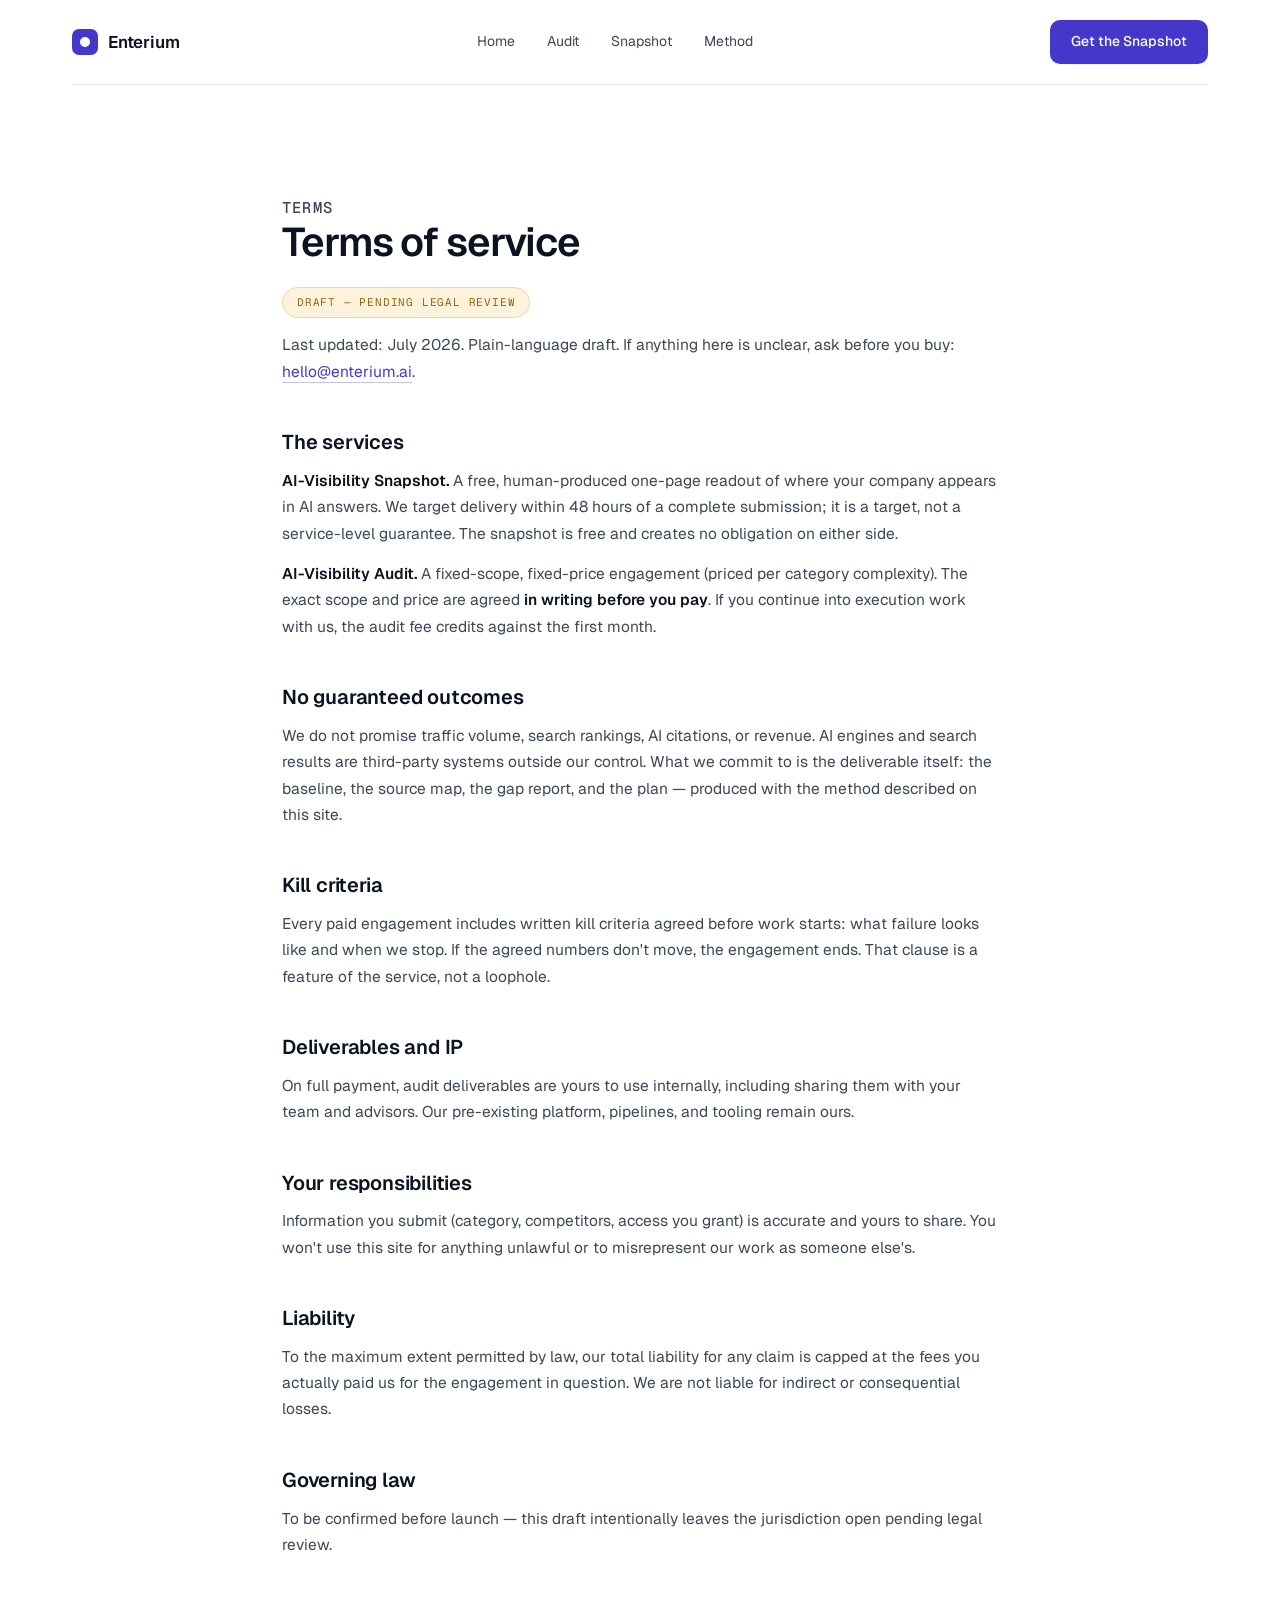
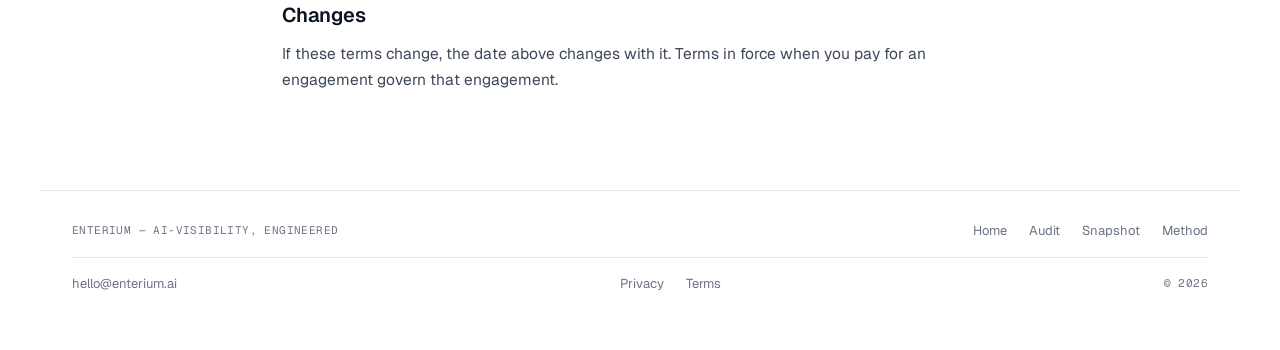
<file: terms.html>
<!doctype html>
<html lang="en">
<head>
<meta charset="utf-8" />
<meta name="viewport" content="width=device-width, initial-scale=1, viewport-fit=cover" />
<link rel="icon" href="assets/favicon.svg" type="image/svg+xml" />
<link rel="apple-touch-icon" href="assets/apple-touch-icon.svg" />
<title>Terms of Service | Enterium</title>
<meta name="description" content="The plain-language terms for Enterium's AI-Visibility Audit and Snapshot: fixed scope in writing, no guaranteed outcomes, kill criteria included." />
<link rel="canonical" href="https://pablopadlo-lab.github.io/enterium/terms.html" />
<meta name="theme-color" content="#ffffff" />
<meta property="og:type" content="website" />
<meta property="og:title" content="Terms of Service | Enterium" />
<meta property="og:description" content="The plain-language terms for Enterium's AI-Visibility Audit and Snapshot: fixed scope in writing, no guaranteed outcomes, kill criteria included." />
<meta property="og:url" content="https://pablopadlo-lab.github.io/enterium/terms.html" />
<meta property="og:image" content="https://pablopadlo-lab.github.io/enterium/assets/og-image.svg" />
<meta name="twitter:card" content="summary_large_image" />
<meta name="twitter:title" content="Terms of Service | Enterium" />
<meta name="twitter:description" content="The plain-language terms for Enterium's AI-Visibility Audit and Snapshot: fixed scope in writing, no guaranteed outcomes, kill criteria included." />
<meta name="twitter:image" content="https://pablopadlo-lab.github.io/enterium/assets/og-image.svg" />
<!-- GA4 placeholder (see README.md). Consent mode defaults to denied; analytics
     fires only after consent. Replace G-XXXXXXXXXX with your measurement ID and
     uncomment the two script blocks below to enable.
<script>
  window.dataLayer = window.dataLayer || [];
  function gtag(){dataLayer.push(arguments);}
  gtag('consent', 'default', { analytics_storage: 'denied', ad_storage: 'denied' });
</script>
<script async src="https://www.googletagmanager.com/gtag/js?id=G-XXXXXXXXXX"></script>
-->
<link rel="preconnect" href="https://fonts.googleapis.com" />
<link rel="preconnect" href="https://fonts.gstatic.com" crossorigin />
<link rel="preload" as="style" href="https://fonts.googleapis.com/css2?family=Geist:wght@400;500;600;700&family=Geist+Mono:wght@400;500;600&display=swap" onload="this.onload=null;this.rel='stylesheet'" />
<noscript><link rel="stylesheet" href="https://fonts.googleapis.com/css2?family=Geist:wght@400;500;600;700&family=Geist+Mono:wght@400;500;600&display=swap" /></noscript>
<link rel="stylesheet" href="assets/canon.css" />
<script src="assets/main.js" defer></script>
</head>
<body>
<a class="skip" href="#main">Skip to content</a>

<header class="wrap">
  <div class="nav">
    <a class="brand" href="index.html" aria-label="Enterium home"><span class="mark" aria-hidden="true"></span><b>Enterium</b></a>
    <nav class="navlinks" aria-label="Primary">
      <a href="index.html">Home</a>
      <a href="audit.html">Audit</a>
      <a href="snapshot.html">Snapshot</a>
      <a href="method.html">Method</a>
    </nav>
    <a class="btn btn-primary navcta-btn" href="snapshot.html">Get the Snapshot</a>
    <button class="navtoggle" type="button" aria-expanded="false" aria-controls="mobilemenu" aria-label="Toggle navigation">
      <span></span><span></span><span></span>
    </button>
  </div>
  <nav class="mobilemenu" id="mobilemenu" aria-label="Mobile">
    <a href="index.html">Home</a>
    <a href="audit.html">Audit</a>
    <a href="snapshot.html">Snapshot</a>
    <a href="method.html">Method</a>
    <a class="btn btn-primary" href="snapshot.html">Get the Snapshot</a>
  </nav>
</header>

<main id="main" tabindex="-1">
  <section class="wrap doc">
    <p class="eyebrow">Terms</p>
    <h1>Terms of service</h1>
    <span class="banner-draft">Draft — pending legal review</span>
    <p>Last updated: July 2026. Plain-language draft. If anything here is unclear, ask before you buy: <a href="mailto:hello@enterium.ai">hello@enterium.ai</a>.</p>

    <h2>The services</h2>
    <p><b>AI-Visibility Snapshot.</b> A free, human-produced one-page readout of where your company appears in AI answers. We target delivery within 48 hours of a complete submission; it is a target, not a service-level guarantee. The snapshot is free and creates no obligation on either side.</p>
    <p><b>AI-Visibility Audit.</b> A fixed-scope, fixed-price engagement (priced per category complexity). The exact scope and price are agreed <b>in writing before you pay</b>. If you continue into execution work with us, the audit fee credits against the first month.</p>

    <h2>No guaranteed outcomes</h2>
    <p>We do not promise traffic volume, search rankings, AI citations, or revenue. AI engines and search results are third-party systems outside our control. What we commit to is the deliverable itself: the baseline, the source map, the gap report, and the plan &mdash; produced with the method described on this site.</p>

    <h2>Kill criteria</h2>
    <p>Every paid engagement includes written kill criteria agreed before work starts: what failure looks like and when we stop. If the agreed numbers don't move, the engagement ends. That clause is a feature of the service, not a loophole.</p>

    <h2>Deliverables and IP</h2>
    <p>On full payment, audit deliverables are yours to use internally, including sharing them with your team and advisors. Our pre-existing platform, pipelines, and tooling remain ours.</p>

    <h2>Your responsibilities</h2>
    <p>Information you submit (category, competitors, access you grant) is accurate and yours to share. You won't use this site for anything unlawful or to misrepresent our work as someone else's.</p>

    <h2>Liability</h2>
    <p>To the maximum extent permitted by law, our total liability for any claim is capped at the fees you actually paid us for the engagement in question. We are not liable for indirect or consequential losses.</p>

    <h2>Governing law</h2>
    <p>To be confirmed before launch &mdash; this draft intentionally leaves the jurisdiction open pending legal review.</p>

    <h2>Changes</h2>
    <p>If these terms change, the date above changes with it. Terms in force when you pay for an engagement govern that engagement.</p>
  </section>
</main>

<footer class="wrap">
  <div class="foot-row">
    <span class="mono">ENTERIUM &mdash; AI-VISIBILITY, ENGINEERED</span>
    <nav aria-label="Footer">
      <a href="index.html">Home</a>
      <a href="audit.html">Audit</a>
      <a href="snapshot.html">Snapshot</a>
      <a href="method.html">Method</a>
    </nav>
  </div>
  <div class="foot-row">
    <a href="mailto:hello@enterium.ai">hello@enterium.ai</a>
    <nav aria-label="Legal">
      <a href="privacy.html">Privacy</a>
      <a href="terms.html">Terms</a>
    </nav>
    <span class="mono">&copy; 2026</span>
  </div>
</footer>
</body>
</html>
</file>
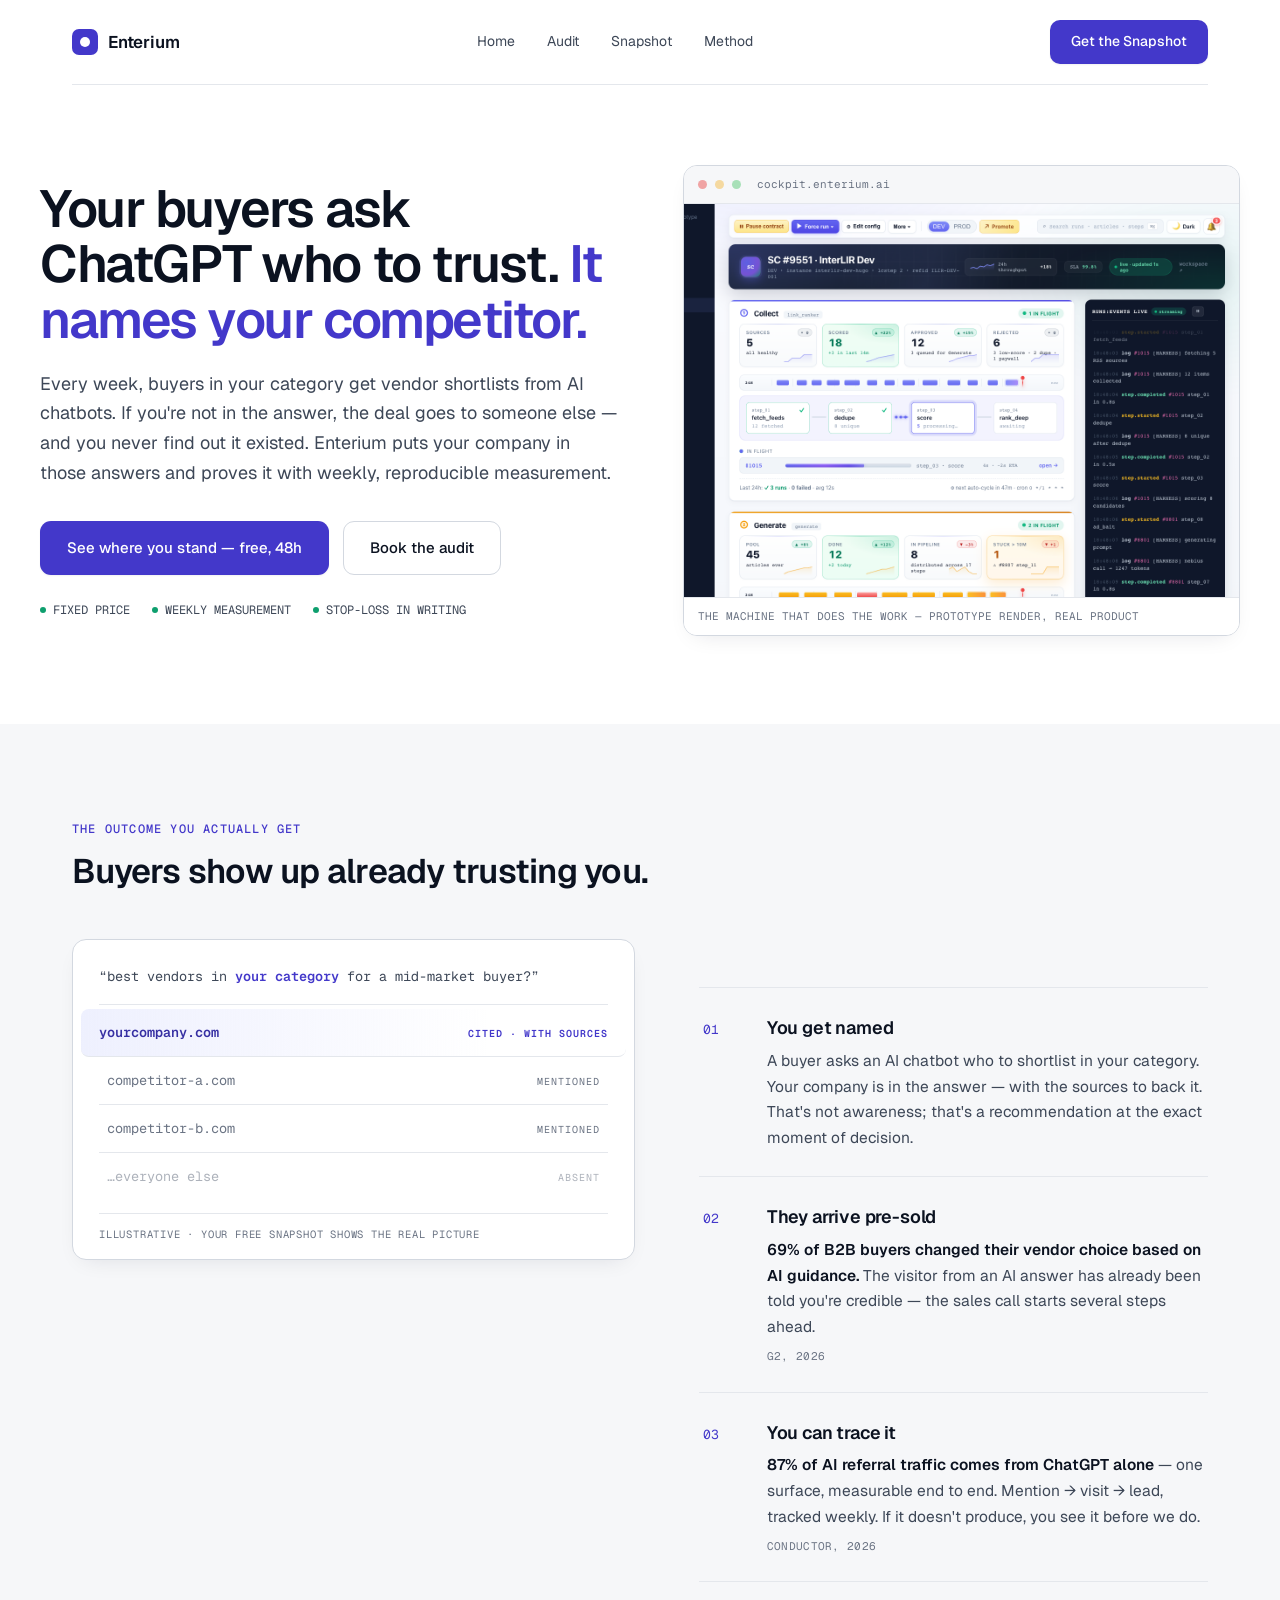
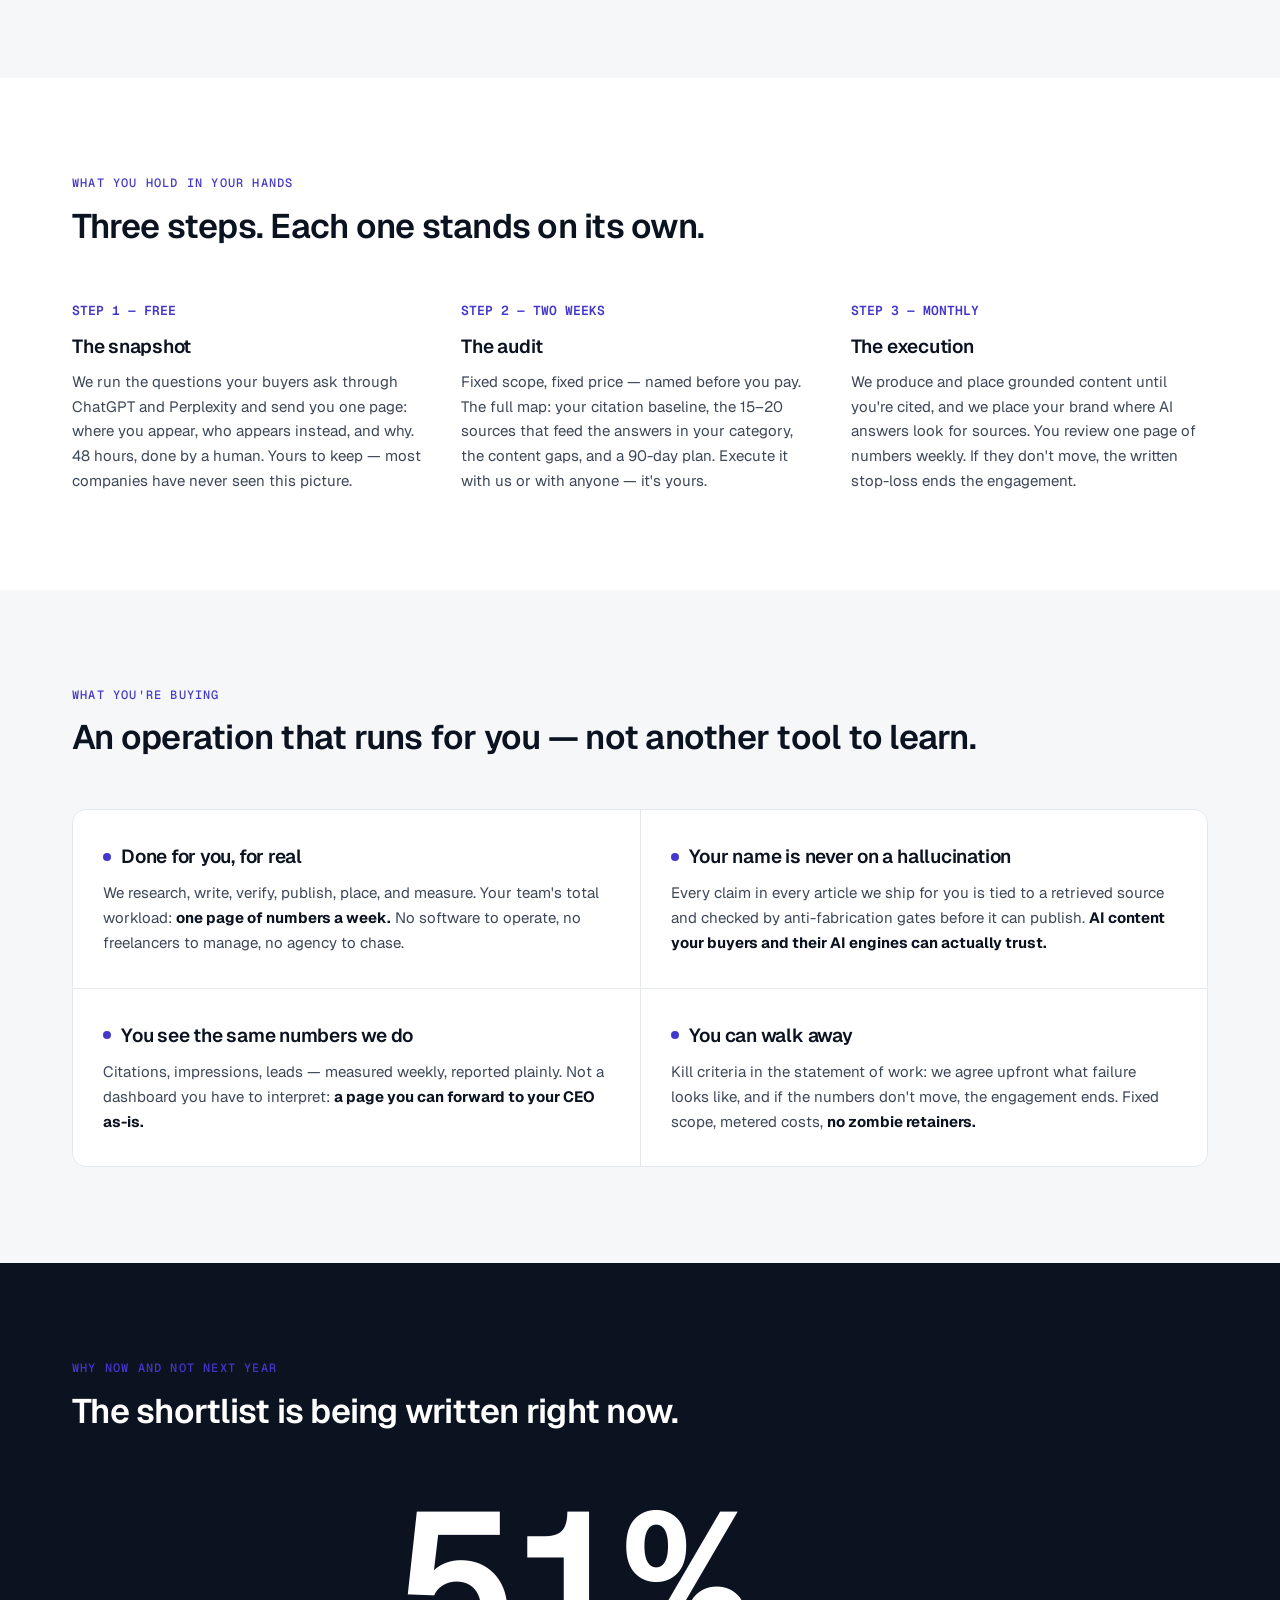
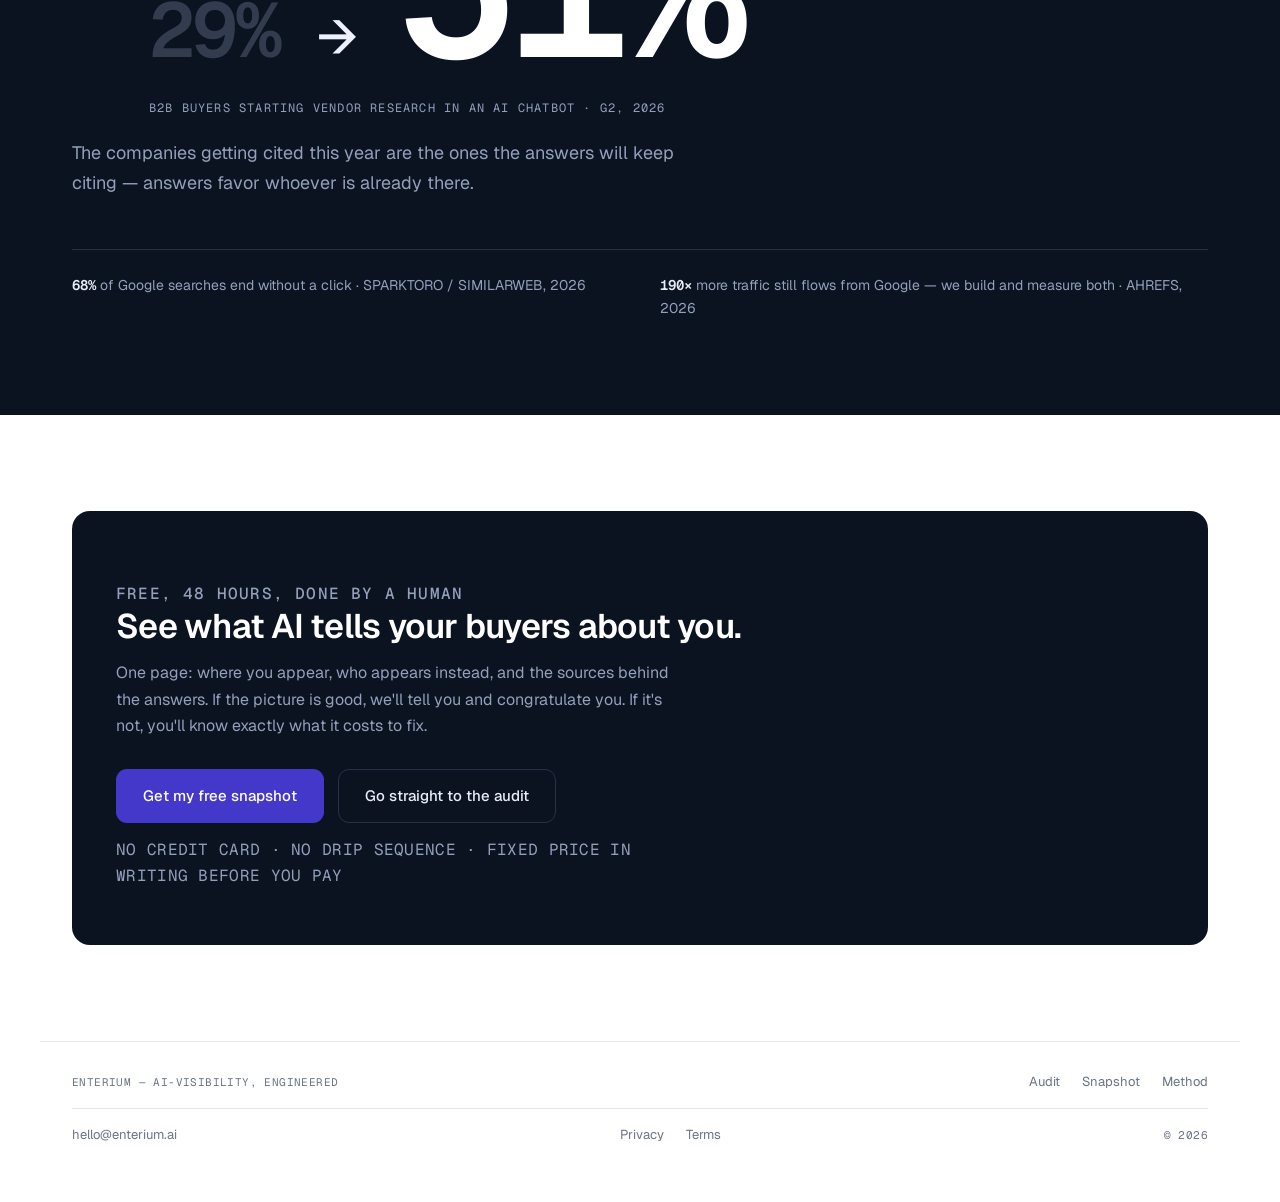
<file: thesis.html>
<!doctype html>
<html lang="en">
<head>
<meta charset="utf-8" />
<meta name="viewport" content="width=device-width, initial-scale=1, viewport-fit=cover" />
<link rel="icon" href="assets/favicon.svg" type="image/svg+xml" />
<link rel="apple-touch-icon" href="assets/apple-touch-icon.svg" />
<title>Get named when buyers ask AI who to trust — Enterium</title>
<meta name="description" content="Your buyers ask ChatGPT and Perplexity who to shortlist. If you're not in the answer, the deal goes to someone else. Enterium puts your company in those answers — measured, fixed-price, with a written stop-loss." />
<link rel="canonical" href="https://pablopadlo-lab.github.io/enterium/thesis.html" />
<meta name="theme-color" content="#ffffff" />
<meta property="og:type" content="website" />
<meta property="og:title" content="Get named when buyers ask AI who to trust — Enterium" />
<meta property="og:description" content="Enterium puts your company in AI answers when your buyers ask — measured, fixed-price, with a written stop-loss." />
<meta property="og:url" content="https://pablopadlo-lab.github.io/enterium/thesis.html" />
<meta property="og:image" content="https://pablopadlo-lab.github.io/enterium/assets/og-image.svg" />
<meta name="twitter:card" content="summary_large_image" />
<link rel="preconnect" href="https://fonts.googleapis.com" />
<link rel="preconnect" href="https://fonts.gstatic.com" crossorigin />
<link rel="preload" as="style" href="https://fonts.googleapis.com/css2?family=Geist:wght@400;500;600;700&family=Geist+Mono:wght@400;500;600&display=swap" onload="this.onload=null;this.rel='stylesheet'" />
<noscript><link rel="stylesheet" href="https://fonts.googleapis.com/css2?family=Geist:wght@400;500;600&family=Geist+Mono:wght@400;500;600&display=swap" /></noscript>
<link rel="stylesheet" href="assets/canon.css" />
<script src="assets/main.js" defer></script>
</head>
<body>
<a class="skip" href="#main">Skip to content</a>

<header class="wrap">
  <div class="nav">
    <a class="brand" href="index.html" aria-label="Enterium home"><span class="mark" aria-hidden="true"></span><b>Enterium</b></a>
    <nav class="navlinks" aria-label="Primary">
      <a href="index.html">Home</a>
      <a href="audit.html">Audit</a>
      <a href="snapshot.html">Snapshot</a>
      <a href="method.html">Method</a>
    </nav>
    <a class="btn btn-primary navcta-btn" href="snapshot.html">Get the Snapshot</a>
    <button class="navtoggle" type="button" aria-expanded="false" aria-controls="mobilemenu" aria-label="Toggle navigation">
      <span></span><span></span><span></span>
    </button>
  </div>
  <nav class="mobilemenu" id="mobilemenu" aria-label="Mobile">
    <a href="index.html">Home</a>
    <a href="audit.html">Audit</a>
    <a href="snapshot.html">Snapshot</a>
    <a href="method.html">Method</a>
    <a class="btn btn-primary" href="snapshot.html">Get the Snapshot</a>
  </nav>
</header>

<main id="main" tabindex="-1">
  <!-- hero: the deal you didn't know you lost -->
  <section class="hero wrap">
    <div class="hero-inner">
      <h1 class="reveal" style="--i:0">Your buyers ask ChatGPT who to trust. <span class="em">It names your&nbsp;competitor.</span></h1>
      <p class="lead reveal" style="--i:1">Every week, buyers in your category get vendor shortlists from AI chatbots. If you're not in the answer, the deal goes to someone else — and you never find out it existed. Enterium puts your company in those answers and proves it with weekly, reproducible measurement.</p>
      <div class="hero-ctas reveal" style="--i:2">
        <a class="btn btn-primary btn-lg" href="snapshot.html">See where you stand — free, 48h</a>
        <a class="btn btn-line btn-lg" href="audit.html">Book the audit</a>
      </div>
      <div class="hero-proof reveal" style="--i:3">
        <span><i aria-hidden="true"></i>FIXED PRICE</span>
        <span><i aria-hidden="true"></i>WEEKLY MEASUREMENT</span>
        <span><i aria-hidden="true"></i>STOP-LOSS IN WRITING</span>
      </div>
    </div>
    <div class="reveal" style="--i:1">
      <figure class="shot">
        <div class="shot-bar" aria-hidden="true"><i></i><i></i><i></i><span>cockpit.enterium.ai</span></div>
        <img src="assets/cockpit.png" alt="Enterium Contract Cockpit: live per-contract pipeline monitor with scored sources, run steps and event stream" width="1270" height="900" />
        <figcaption class="shot-cap">THE MACHINE THAT DOES THE WORK — PROTOTYPE RENDER, REAL PRODUCT</figcaption>
      </figure>
    </div>
  </section>

  <!-- what happens when you're in the answer -->
  <section class="soft outcome" aria-labelledby="outcome-h">
    <div class="wrap">
      <p class="eyebrow reveal">The outcome you actually get</p>
      <h2 id="outcome-h" class="reveal" style="--i:1">Buyers show up already trusting you.</h2>
      <div class="outcome-grid">
        <figure class="anscard reveal" style="--i:2" aria-label="Illustrative example of an AI answer citing your company">
          <p class="ans-q">&ldquo;best vendors in <b>your category</b> for a mid-market buyer?&rdquo;</p>
          <div class="ans-rows">
            <div class="ans-row ans-you"><span class="ans-name">yourcompany.com</span><span class="ans-tag">CITED &middot; WITH SOURCES</span></div>
            <div class="ans-row"><span class="ans-name">competitor-a.com</span><span class="ans-tag">mentioned</span></div>
            <div class="ans-row"><span class="ans-name">competitor-b.com</span><span class="ans-tag">mentioned</span></div>
            <div class="ans-row ans-ghost"><span class="ans-name">&hellip;everyone else</span><span class="ans-tag">absent</span></div>
          </div>
          <figcaption>ILLUSTRATIVE &middot; YOUR FREE SNAPSHOT SHOWS THE REAL PICTURE</figcaption>
        </figure>
        <div class="rows">
          <div class="row reveal" style="--i:0">
            <span class="r-idx">01</span>
            <span class="r-title">You get named</span>
            <div class="r-body">A buyer asks an AI chatbot who to shortlist in your category. Your company is in the answer — with the sources to back it. That's not awareness; that's a recommendation at the exact moment of decision.</div>
          </div>
          <div class="row reveal" style="--i:1">
            <span class="r-idx">02</span>
            <span class="r-title">They arrive pre-sold</span>
            <div class="r-body"><b>69% of B2B buyers changed their vendor choice based on AI guidance.</b> The visitor from an AI answer has already been told you're credible — the sales call starts several steps ahead.
              <div class="r-src">G2, 2026</div>
            </div>
          </div>
          <div class="row reveal" style="--i:2">
            <span class="r-idx">03</span>
            <span class="r-title">You can trace it</span>
            <div class="r-body"><b>87% of AI referral traffic comes from ChatGPT alone</b> — one surface, measurable end to end. Mention &rarr; visit &rarr; lead, tracked weekly. If it doesn't produce, you see it before we do.
              <div class="r-src">CONDUCTOR, 2026</div>
            </div>
          </div>
        </div>
      </div>
    </div>
  </section>

  <!-- what you hold in your hands -->
  <section aria-labelledby="deliver-h">
    <div class="wrap">
      <p class="eyebrow reveal">What you hold in your hands</p>
      <h2 id="deliver-h" class="reveal" style="--i:1">Three steps. Each one stands on its own.</h2>
      <div class="steps">
        <div class="step reveal" style="--i:0">
          <span class="st-num">STEP 1 — FREE</span>
          <h3>The snapshot</h3>
          <p>We run the questions your buyers ask through ChatGPT and Perplexity and send you one page: where you appear, who appears instead, and why. 48 hours, done by a human. Yours to keep — most companies have never seen this picture.</p>
        </div>
        <div class="step reveal" style="--i:1">
          <span class="st-num">STEP 2 — TWO WEEKS</span>
          <h3>The audit</h3>
          <p>Fixed scope, fixed price — named before you pay. The full map: your citation baseline, the 15–20 sources that feed the answers in your category, the content gaps, and a 90-day plan. Execute it with us or with anyone — it's yours.</p>
        </div>
        <div class="step reveal" style="--i:2">
          <span class="st-num">STEP 3 — MONTHLY</span>
          <h3>The execution</h3>
          <p>We produce and place grounded content until you're cited, and we place your brand where AI answers look for sources. You review one page of numbers weekly. If they don't move, the written stop-loss ends the engagement.</p>
        </div>
      </div>
    </div>
  </section>

  <!-- why us -->
  <section class="soft" aria-labelledby="why-h">
    <div class="wrap">
      <p class="eyebrow reveal">What you're buying</p>
      <h2 id="why-h" class="reveal" style="--i:1">An operation that runs for you — not another tool to learn.</h2>
      <div class="fgrid">
        <div class="fcell reveal" style="--i:0">
          <h3>Done for you, for real</h3>
          <p>We research, write, verify, publish, place, and measure. Your team's total workload: <b>one page of numbers a week.</b> No software to operate, no freelancers to manage, no agency to chase.</p>
        </div>
        <div class="fcell reveal" style="--i:1">
          <h3>Your name is never on a hallucination</h3>
          <p>Every claim in every article we ship for you is tied to a retrieved source and checked by anti-fabrication gates before it can publish. <b>AI content your buyers and their AI engines can actually trust.</b></p>
        </div>
        <div class="fcell reveal" style="--i:2">
          <h3>You see the same numbers we do</h3>
          <p>Citations, impressions, leads — measured weekly, reported plainly. Not a dashboard you have to interpret: <b>a page you can forward to your CEO as-is.</b></p>
        </div>
        <div class="fcell reveal" style="--i:3">
          <h3>You can walk away</h3>
          <p>Kill criteria in the statement of work: we agree upfront what failure looks like, and if the numbers don't move, the engagement ends. Fixed scope, metered costs, <b>no zombie retainers.</b></p>
        </div>
      </div>
    </div>
  </section>

  <!-- the window -->
  <section class="dark window" aria-labelledby="window-h">
    <div class="wrap">
      <p class="eyebrow reveal">Why now and not next year</p>
      <h2 id="window-h" class="reveal" style="--i:1">The shortlist is being written right now.</h2>
      <div class="shift reveal" style="--i:2" role="img" aria-label="Share of B2B buyers starting vendor research in an AI chatbot grew from 29 percent to 51 percent in one year">
        <span class="shift-from">29%</span>
        <span class="shift-arrow" aria-hidden="true">&rarr;</span>
        <span class="shift-to">51%</span>
      </div>
      <p class="shift-cap reveal" style="--i:3">B2B BUYERS STARTING VENDOR RESEARCH IN AN AI CHATBOT &middot; G2, 2026</p>
      <p class="lead reveal" style="--i:4">The companies getting cited this year are the ones the answers will keep citing — answers favor whoever is already there.</p>
      <div class="window-foot reveal" style="--i:5">
        <span><b>68%</b> of Google searches end without a click &middot; SPARKTORO / SIMILARWEB, 2026</span>
        <span><b>190&times;</b> more traffic still flows from Google — we build and measure both &middot; AHREFS, 2026</span>
      </div>
    </div>
  </section>

  <!-- final CTA -->
  <section class="cta-final" aria-labelledby="cta-h">
    <div class="wrap">
      <div class="panelbox reveal">
        <p class="eyebrow" style="color:var(--muted-on-dark)">Free, 48 hours, done by a human</p>
        <h2 id="cta-h">See what AI tells your buyers about you.</h2>
        <p>One page: where you appear, who appears instead, and the sources behind the answers. If the picture is good, we'll tell you and congratulate you. If it's not, you'll know exactly what it costs to fix.</p>
        <div class="cta-btns">
          <a class="btn btn-primary btn-lg" href="snapshot.html">Get my free snapshot</a>
          <a class="btn btn-on-dark btn-lg" href="audit.html">Go straight to the audit</a>
        </div>
        <p class="risk-line">NO CREDIT CARD &middot; NO DRIP SEQUENCE &middot; FIXED PRICE IN WRITING BEFORE YOU PAY</p>
      </div>
    </div>
  </section>
</main>

<footer class="wrap">
  <div class="foot-row">
    <span class="mono">ENTERIUM &mdash; AI-VISIBILITY, ENGINEERED</span>
    <nav aria-label="Footer">
      <a href="audit.html">Audit</a>
      <a href="snapshot.html">Snapshot</a>
      <a href="method.html">Method</a>
    </nav>
  </div>
  <div class="foot-row">
    <a href="mailto:hello@enterium.ai">hello@enterium.ai</a>
    <nav aria-label="Legal">
      <a href="privacy.html">Privacy</a>
      <a href="terms.html">Terms</a>
    </nav>
    <span class="mono">&copy; 2026</span>
  </div>
</footer>
</body>
</html>
</file>
<file: assets/canon.css>
/* ============================================================
   Enterium — canon stylesheet (category standard, played straight)
   Light B2B surface. Bar: AirOps / Profound craft level.
   Palette: white + near-black ink + one committed indigo accent.
   Type: Geist / Geist Mono.
   ============================================================ */

:root{
  --bg:#ffffff; --bg-soft:#f6f7f9; --panel:#ffffff;
  --ink:#0b1220; --ink2:#3d4757; --ink3:#6b7484;
  --line:#e4e7ec; --line2:#d3d8e0;
  --accent:#4338ca; --accent-d:#3730a3; --accent-soft:#eef0fe;
  --ok:#0e9f6e;
  --dark:#0b1220; --dark-2:#131c30; --dark-line:#26324a;
  --txt-on-dark:#e8ecf6; --muted-on-dark:#93a0bb;
  --sans:'Geist',ui-sans-serif,system-ui,sans-serif;
  --mono:'Geist Mono',ui-monospace,monospace;
  --wrap:1200px;
  --radius:14px;
  --shadow-s:0 1px 2px rgba(16,24,40,.06);
  --shadow-m:0 8px 24px -12px rgba(16,24,40,.14);
}

*,*::before,*::after{box-sizing:border-box;margin:0;padding:0}
html{scroll-behavior:smooth}
body{
  background:var(--bg); color:var(--ink); font-family:var(--sans);
  line-height:1.55; -webkit-font-smoothing:antialiased; overflow-x:hidden;
}
::selection{background:rgba(67,56,202,.18)}
a{color:inherit;text-decoration:none}
img,svg{display:block;max-width:100%}
.sr-only{position:absolute;width:1px;height:1px;padding:0;margin:-1px;overflow:hidden;clip:rect(0,0,0,0);white-space:nowrap;border:0}

/* ---------- skip link ---------- */
.skip{position:fixed;top:-60px;left:20px;z-index:100;background:var(--panel);color:var(--ink);
  border:1px solid var(--accent);border-radius:8px;padding:10px 16px;font-size:14px;transition:top .18s}
.skip:focus-visible{top:20px}

/* ---------- layout ---------- */
.wrap{position:relative;max-width:var(--wrap);margin-left:auto;margin-right:auto;padding-left:32px;padding-right:32px}
main{position:relative}
section{padding-top:96px;padding-bottom:96px}
section.soft{background:var(--bg-soft)}
section.dark{background:var(--dark);color:var(--txt-on-dark)}
.hairline-top{border-top:1px solid var(--line)}

/* ---------- nav ---------- */
.nav{display:flex;align-items:center;justify-content:space-between;padding:20px 0;
  border-bottom:1px solid var(--line)}
.brand{display:flex;align-items:center;gap:10px}
.brand .mark{width:26px;height:26px;border-radius:7px;background:var(--accent);flex:none;position:relative}
.brand .mark::after{content:"";position:absolute;inset:8px;border-radius:50%;background:#fff}
.brand b{font-weight:600;font-size:17px;letter-spacing:-.2px}
.navlinks{display:flex;gap:28px;font-size:14px;color:var(--ink2)}
.navlinks a{display:inline-flex;align-items:center;min-height:28px;padding:6px 2px;transition:color .2s}
.navlinks a:hover{color:var(--ink)}
.navlinks a[aria-current="page"]{color:var(--accent);font-weight:500}
.navtoggle{display:none;width:42px;height:42px;border:1px solid var(--line2);border-radius:10px;
  background:#fff;cursor:pointer;place-items:center;flex-direction:column;gap:5px}
.navtoggle span{display:block;width:18px;height:2px;border-radius:2px;background:var(--ink);transition:transform .2s,opacity .2s}
.navtoggle[aria-expanded="true"] span:nth-child(1){transform:translateY(7px) rotate(45deg)}
.navtoggle[aria-expanded="true"] span:nth-child(2){opacity:0}
.navtoggle[aria-expanded="true"] span:nth-child(3){transform:translateY(-7px) rotate(-45deg)}
.mobilemenu{display:none}
.mobilemenu.open{display:flex;flex-direction:column;gap:4px;margin:10px 0;padding:12px;
  background:#fff;border:1px solid var(--line);border-radius:14px;box-shadow:var(--shadow-m)}
.mobilemenu a{padding:11px 10px;border-radius:9px;color:var(--ink2);font-size:15px}
.mobilemenu a:hover,.mobilemenu a:focus-visible{color:var(--ink);background:var(--bg-soft)}
.mobilemenu a[aria-current="page"]{color:var(--accent)}
.mobilemenu .btn-primary{color:#fff;margin-top:6px;text-align:center}

/* ---------- buttons ---------- */
.btn{display:inline-flex;align-items:center;justify-content:center;gap:8px;
  font-family:var(--sans);font-size:14px;font-weight:500;padding:10px 20px;border-radius:10px;
  cursor:pointer;border:1px solid transparent;transition:transform .15s,box-shadow .18s,border-color .18s,background .18s,color .18s}
.btn:active{transform:translateY(1px)}
.btn-primary{color:#fff;background:var(--accent);box-shadow:var(--shadow-s)}
.btn-primary:hover{background:var(--accent-d);transform:translateY(-1px);box-shadow:var(--shadow-m)}
.btn-primary:active{transform:translateY(1px)}
.btn-line{border:1px solid var(--line2);color:var(--ink);background:#fff}
.btn-line:hover{border-color:var(--accent);color:var(--accent);background:var(--accent-soft)}
.btn-lg{padding:14px 26px;font-size:15px;border-radius:11px}
.btn[disabled]{opacity:.6;cursor:not-allowed;transform:none;box-shadow:none}
.btn-on-dark{border:1px solid var(--dark-line);color:var(--txt-on-dark);background:transparent}
.btn-on-dark:hover{border-color:var(--txt-on-dark)}
.link-arrow{color:var(--accent);font-size:15px;font-weight:500;border-bottom:1px solid rgba(67,56,202,.3);padding-bottom:2px;transition:border-color .2s,color .2s}
.link-arrow:hover{color:var(--accent-d);border-color:var(--accent)}

/* ---------- type ---------- */
.eyebrow{font-family:var(--mono);font-size:12px;color:var(--accent);letter-spacing:1.2px;text-transform:uppercase;font-weight:500}
h1{font-size:52px;line-height:1.06;font-weight:600;letter-spacing:-.028em;margin:0}
h1 .em,h2 .em{color:var(--accent)}
h2{font-size:34px;font-weight:600;letter-spacing:-.022em;line-height:1.14;margin-top:14px}
section.dark h2{color:#fff}
h3{font-size:19px;font-weight:600;letter-spacing:-.012em}
.lead{font-size:18px;color:var(--ink2);max-width:620px;margin-top:20px;line-height:1.65}
.mono{font-family:var(--mono)}

/* ---------- hero ---------- */
.hero{display:grid;grid-template-columns:1.02fr .98fr;gap:64px;align-items:center;padding:80px 0 88px}
.hero-inner .lead{margin-top:22px}
.hero-ctas{display:flex;gap:14px;margin-top:34px;flex-wrap:wrap;align-items:center}
.hero-note{font-family:var(--mono);font-size:11.5px;color:var(--ink3);margin-top:18px;letter-spacing:.3px}
.hero-proof{display:flex;gap:22px;margin-top:26px;flex-wrap:wrap}
.hero-proof span{font-family:var(--mono);font-size:12px;color:var(--ink2);display:inline-flex;align-items:center;gap:7px}
.hero-proof i{width:6px;height:6px;border-radius:50%;background:var(--ok);flex:none}

/* browser frame for product shot */
.shot{border:1px solid var(--line2);border-radius:var(--radius);overflow:hidden;background:#fff;box-shadow:var(--shadow-m)}
.shot-bar{display:flex;align-items:center;gap:8px;padding:10px 14px;border-bottom:1px solid var(--line);background:var(--bg-soft)}
.shot-bar i{width:9px;height:9px;border-radius:50%;background:var(--line2)}
.shot-bar i:first-child{background:#f0a4a4}.shot-bar i:nth-child(2){background:#f5d9a0}.shot-bar i:nth-child(3){background:#a8e0b8}
.shot-bar span{font-family:var(--mono);font-size:11px;color:var(--ink3);margin-left:8px}
.shot img{width:100%;height:auto}
.shot-cap{font-family:var(--mono);font-size:11px;color:var(--ink3);padding:10px 14px;border-top:1px solid var(--line);background:#fff}

/* ---------- 2-col text/media split ---------- */
.split{display:grid;grid-template-columns:1.02fr .98fr;gap:64px;align-items:center}
@media(max-width:980px){.split{grid-template-columns:1fr;gap:40px}
  .split .shot{justify-self:start}}

/* ---------- proof strip (sources) ---------- */
.sources{display:grid;grid-template-columns:repeat(4,1fr);gap:24px;margin-top:44px}
.source{border-top:2px solid var(--ink);padding-top:16px}
.source .s-stat{font-size:17px;font-weight:600;letter-spacing:-.01em;line-height:1.45}
.source .s-stat b{color:var(--accent)}
.source .s-src{font-family:var(--mono);font-size:11px;color:var(--ink3);margin-top:8px;letter-spacing:.3px}

/* ---------- numbered steps ---------- */
.steps{display:grid;grid-template-columns:repeat(3,1fr);gap:40px 32px;margin-top:52px}
.step .st-num{font-family:var(--mono);font-size:13px;color:var(--accent);font-weight:600}
.step h3{margin-top:10px}
.step p{color:var(--ink2);font-size:15px;line-height:1.65;margin-top:8px}

/* ---------- feature grid (2x2) ---------- */
.fgrid{display:grid;grid-template-columns:1fr 1fr;gap:1px;background:var(--line);border:1px solid var(--line);
  border-radius:var(--radius);overflow:hidden;margin-top:52px}
.fcell{background:#fff;padding:32px 30px}
.fcell h3{display:flex;align-items:center;gap:10px}
.fcell h3::before{content:"";width:8px;height:8px;border-radius:50%;background:var(--accent);flex:none}
.fcell p{color:var(--ink2);font-size:15px;line-height:1.65;margin-top:10px}
.fcell p b{color:var(--ink)}

/* ---------- dark metrics band ---------- */
.metrics{display:grid;grid-template-columns:repeat(4,1fr);gap:28px 20px;margin-top:48px}
.metric .m-num{font-family:var(--mono);font-size:42px;font-weight:600;letter-spacing:-.02em;color:#fff}
.metric .m-lbl{font-family:var(--mono);font-size:11px;color:var(--muted-on-dark);margin-top:8px;letter-spacing:.4px;line-height:1.55}
section.dark .lead{color:var(--muted-on-dark)}

/* ---------- offer panel ---------- */
.offer{display:grid;grid-template-columns:1.1fr .9fr;gap:56px;align-items:start;
  border:1px solid var(--line2);border-radius:18px;padding:44px 40px;background:#fff;box-shadow:var(--shadow-s);margin-top:52px}
.price-num{font-family:var(--mono);font-size:44px;font-weight:600;letter-spacing:-.02em;color:var(--ink)}
.price-note{font-family:var(--mono);font-size:12px;color:var(--ink3);margin-top:8px;letter-spacing:.3px}
.checks{list-style:none;margin-top:22px;display:flex;flex-direction:column;gap:12px}
.checks li{position:relative;padding-left:26px;color:var(--ink2);font-size:15px;line-height:1.6}
.checks li::before{content:"";position:absolute;left:0;top:7px;width:12px;height:6px;
  border-left:2px solid var(--ok);border-bottom:2px solid var(--ok);transform:rotate(-45deg)}
.checks li b{color:var(--ink);font-weight:600}

/* ---------- zig-zag 2-col (audit page) ---------- */
.zig{display:grid;grid-template-columns:1fr 1fr;gap:56px 64px;margin-top:52px;align-items:start}
.zig .z-offset{margin-top:48px}
.z-item .z-kick{font-family:var(--mono);font-size:11px;color:var(--accent);letter-spacing:1.2px;text-transform:uppercase;margin-bottom:10px}
.z-item p{color:var(--ink2);font-size:15px;line-height:1.65;margin-top:10px}
.z-item p b{color:var(--ink)}

/* ---------- numbered rows (evidence lists) ---------- */
.rows{margin-top:48px;border-top:1px solid var(--line)}
.row{display:grid;grid-template-columns:72px 220px 1fr;gap:26px;align-items:baseline;
  padding:26px 4px;border-bottom:1px solid var(--line)}
.row .r-idx{font-family:var(--mono);font-size:13px;color:var(--accent);letter-spacing:.5px}
.row .r-title{font-size:18px;font-weight:600;letter-spacing:-.01em}
.row .r-body{color:var(--ink2);font-size:15.5px;line-height:1.65;max-width:640px}
.row .r-body b,.row .r-body strong{color:var(--ink);font-weight:600}
.row .r-src{font-family:var(--mono);font-size:11px;color:var(--ink3);margin-top:8px;letter-spacing:.3px}

/* ---------- FAQ ---------- */
.faq{margin-top:44px;border-top:1px solid var(--line)}
.faq details{border-bottom:1px solid var(--line)}
.faq summary{list-style:none;cursor:pointer;display:flex;justify-content:space-between;align-items:baseline;gap:20px;
  padding:24px 4px;font-size:17px;font-weight:600;letter-spacing:-.01em;transition:color .2s}
.faq summary::-webkit-details-marker{display:none}
.faq summary::after{content:"+";font-family:var(--mono);color:var(--accent);font-size:20px;flex:none;transition:transform .2s}
.faq details[open] summary::after{transform:rotate(45deg)}
.faq summary:hover{color:var(--accent)}
.faq .faq-a{padding:0 4px 26px;color:var(--ink2);font-size:15.5px;line-height:1.7;max-width:720px}
.faq .faq-a b{color:var(--ink)}

/* ---------- form ---------- */
.form{display:flex;flex-direction:column;gap:22px;margin-top:34px}
.field label{display:block;font-size:14px;font-weight:500;margin-bottom:7px}
.field .req{color:var(--accent);font-family:var(--mono);font-size:12px;margin-left:4px}
.field .opt{font-family:var(--mono);font-size:11px;color:var(--ink3);margin-left:8px;letter-spacing:.4px;text-transform:uppercase}
.field .helper{font-size:12.5px;color:var(--ink3);margin-top:6px;line-height:1.5}
.field input,.field textarea{width:100%;font-family:var(--sans);font-size:15px;color:var(--ink);
  background:#fff;border:1px solid var(--line2);border-radius:10px;padding:12px 14px;
  transition:border-color .18s,box-shadow .18s}
.field textarea{min-height:88px;resize:vertical}
.field input::placeholder,.field textarea::placeholder{color:#9aa3b2}
.field input:focus,.field textarea:focus{outline:none;border-color:var(--accent);box-shadow:0 0 0 3px rgba(67,56,202,.14)}
.field input[aria-invalid="true"],.field textarea[aria-invalid="true"]{border-color:#dc3f5c}
.field .err{display:none;font-family:var(--mono);font-size:11.5px;color:#c92a45;margin-top:6px;letter-spacing:.2px}
.field.invalid .err{display:block}
.form.is-loading .field input,.form.is-loading .field textarea{opacity:.55;pointer-events:none}
.form-state{display:none;border:1px solid var(--line2);border-radius:16px;padding:34px 30px;margin-top:34px;background:#fff;box-shadow:var(--shadow-s)}
.form-state.show{display:block}
.form-state h2,.form-state h3{font-size:22px;margin-top:0}
.form-state p{color:var(--ink2);margin-top:12px;line-height:1.65;max-width:560px}
.form-state.error{border-color:rgba(220,63,92,.5)}
.form-state.error h2,.form-state.error h3{color:#c92a45}
.form-state .btn{margin-top:20px}
.demo-note{font-family:var(--mono);font-size:11.5px;color:var(--ink3);margin-top:16px;letter-spacing:.3px;line-height:1.6}
.demo-note a{color:var(--accent);border-bottom:1px solid rgba(67,56,202,.3)}

/* ---------- quote / note panel ---------- */
.note{border:1px solid var(--line2);background:var(--accent-soft);border-radius:12px;
  padding:22px 24px;color:var(--ink2);font-size:15px;line-height:1.65}
.note b{color:var(--ink)}

/* ---------- final CTA ---------- */
.cta-final .panelbox{border-radius:18px;padding:56px 44px;background:var(--dark);color:var(--txt-on-dark);position:relative;overflow:hidden}
.cta-final h2{margin-top:0;font-size:34px;color:#fff}
.cta-final p{color:var(--muted-on-dark);max-width:560px;margin-top:14px;font-size:16px;line-height:1.65}
.cta-btns{display:flex;gap:14px;margin-top:30px;flex-wrap:wrap;align-items:center}
.risk-line{font-family:var(--mono);font-size:11.5px;color:var(--muted-on-dark);margin-top:20px;letter-spacing:.3px}

/* ---------- plain document pages ---------- */
.doc{max-width:780px}
.doc h1{font-size:40px}
.doc h2{font-size:20px;margin-top:46px;letter-spacing:-.01em}
.doc p,.doc ul{color:var(--ink2);font-size:15.5px;line-height:1.7;margin-top:14px;max-width:720px}
.doc ul{padding-left:20px}
.doc li{margin-top:8px}
.doc b,.doc strong{color:var(--ink);font-weight:600}
.doc a:not(.btn){color:var(--accent);border-bottom:1px solid rgba(67,56,202,.3)}
.doc a:not(.btn):hover{color:var(--accent-d);border-color:var(--accent)}
.doc .banner-draft{display:inline-block;font-family:var(--mono);font-size:11px;letter-spacing:.8px;
  color:#92660a;background:#fdf3dd;border:1px solid #eed9a4;border-radius:20px;padding:6px 14px;margin-top:24px;text-transform:uppercase}
@media(max-width:768px){.doc h1{font-size:30px}}

/* ---------- footer ---------- */
footer{border-top:1px solid var(--line);margin-top:0;
  padding:30px 0 56px;color:var(--ink3);font-size:13px}
.foot-row{display:flex;justify-content:space-between;align-items:center;gap:14px 24px;flex-wrap:wrap}
.foot-row + .foot-row{margin-top:16px;padding-top:16px;border-top:1px solid var(--line)}
footer .mono{font-family:var(--mono);font-size:11px;letter-spacing:.4px}
footer nav{display:flex;gap:22px}
footer a{transition:color .2s}
footer a:hover{color:var(--ink)}

/* ---------- reveal on scroll (initial hidden state only when JS is running) ---------- */
.js .reveal{opacity:0;transform:translateY(20px);
  transition:opacity .6s cubic-bezier(.2,.7,.2,1),transform .6s cubic-bezier(.2,.7,.2,1);
  transition-delay:calc(var(--i,0)*80ms)}
.reveal.in{opacity:1;transform:none}

/* ---------- focus & motion ---------- */
:focus-visible{outline:2px solid var(--accent);outline-offset:2px;border-radius:6px}
:focus:not(:focus-visible){outline:none}
@media(prefers-reduced-motion:reduce){
  *,*::before,*::after{animation-duration:.001ms!important;animation-iteration-count:1!important;
    transition-duration:.001ms!important;scroll-behavior:auto!important}
  .reveal,.js .reveal{opacity:1;transform:none}
}

/* ---------- responsive ---------- */
@media(max-width:980px){
  h1{font-size:40px}
  .hero{grid-template-columns:1fr;gap:44px;padding:56px 0 64px}
  .sources{grid-template-columns:repeat(2,1fr)}
  .steps{grid-template-columns:repeat(2,1fr)}
  .offer{grid-template-columns:1fr;gap:36px}
  .metrics{grid-template-columns:repeat(2,1fr)}
  .row{grid-template-columns:56px 1fr;grid-template-rows:auto auto}
  .row .r-idx{grid-row:1}
  .row .r-title{grid-row:1}
  .row .r-body{grid-column:2;grid-row:2}
  .zig{grid-template-columns:1fr;gap:40px}
  .zig .z-offset{margin-top:0}
}
@media(max-width:768px){
  .wrap{padding-left:22px;padding-right:22px}
  section{padding-top:64px;padding-bottom:64px}
  h1{font-size:32px;letter-spacing:-.02em}
  h2{font-size:27px}
  .navlinks,.nav .navcta-btn{display:none}
  .navtoggle{display:grid}
  .fgrid{grid-template-columns:1fr}
  .cta-final .panelbox{padding:40px 26px}
  .cta-final h2{font-size:28px}
  .offer{padding:30px 24px}
}
@media(max-width:520px){
  .sources{grid-template-columns:1fr}
  .steps{grid-template-columns:1fr}
  .metrics{grid-template-columns:1fr 1fr;gap:22px 14px}
  .metric .m-num{font-size:30px}
  .hero-ctas .btn-lg{width:100%}
  .price-num{font-size:34px}
}

/* ---------- window section: the 29→51 shift moment (thesis.html) ---------- */
.window .shift{display:flex;align-items:baseline;gap:3vw;margin-top:56px;margin-left:clamp(0px,6vw,90px);flex-wrap:wrap}
.window .shift-from{font-family:var(--mono);font-size:clamp(40px,6vw,80px);font-weight:600;
  color:var(--muted-on-dark);opacity:.55;letter-spacing:-.03em;line-height:1;
  transition:opacity 1.1s cubic-bezier(.2,.7,.2,1) .5s}
.window .shift.in .shift-from{opacity:.3}
.window .shift-arrow{font-family:var(--mono);font-size:clamp(36px,5vw,64px);
  color:var(--accent-soft);line-height:1;flex:none}
.window .shift.in .shift-arrow{animation:shiftArrowIn .6s cubic-bezier(.16,1,.3,1) .45s both}
.window .shift-to{font-family:var(--mono);font-size:clamp(110px,16vw,216px);font-weight:600;
  color:#fff;letter-spacing:-.04em;line-height:.95}
.window .shift.in .shift-to{animation:shiftPop .8s cubic-bezier(.16,1,.3,1) .15s both}
@keyframes shiftPop{from{transform:translateY(18px) scale(1.04);opacity:0}to{transform:none;opacity:1}}
@keyframes shiftArrowIn{from{transform:translateX(-12px);opacity:0}to{transform:none;opacity:1}}
.window .shift-cap{font-family:var(--mono);font-size:12px;color:var(--muted-on-dark);
  letter-spacing:1.2px;margin-top:18px;margin-left:clamp(0px,6vw,90px)}
.window .window-foot{display:grid;grid-template-columns:1fr 1fr;gap:16px 40px;margin-top:52px;
  padding-top:24px;border-top:1px solid var(--dark-line);
  font-size:14px;color:var(--muted-on-dark);line-height:1.6}
.window .window-foot b{color:var(--txt-on-dark);font-family:var(--mono);font-weight:600}
@media(max-width:768px){
  .window .shift{gap:16px;margin-top:40px;margin-left:0}
  .window .shift-cap{margin-left:0}
  .window .window-foot{grid-template-columns:1fr}
}

/* ---------- outcome section: the answer card (thesis.html) ---------- */
.outcome-grid{display:grid;grid-template-columns:1.05fr .95fr;gap:64px;margin-top:48px;align-items:start}
.anscard{border:1px solid var(--line2);border-radius:14px;background:#fff;
  box-shadow:var(--shadow-m);padding:26px 26px 16px}
.ans-q{font-family:var(--mono);font-size:13.5px;color:var(--ink2);line-height:1.6;
  padding-bottom:16px;border-bottom:1px solid var(--line)}
.ans-q b{color:var(--accent);font-weight:600}
.ans-rows{margin-top:4px}
.ans-row{display:flex;justify-content:space-between;align-items:baseline;gap:14px;
  padding:13px 8px;border-bottom:1px solid var(--line);color:var(--ink3);font-size:14.5px}
.ans-row:last-child{border-bottom:none}
.ans-name{font-family:var(--mono);font-size:13.5px}
.ans-tag{font-family:var(--mono);font-size:10px;letter-spacing:1px;text-transform:uppercase;flex:none}
.ans-you{background:linear-gradient(90deg,var(--accent-soft),transparent 75%);
  margin-left:-18px;margin-right:-18px;padding-left:18px;padding-right:18px;border-radius:8px}
.ans-you .ans-name{color:var(--accent-d);font-weight:600}
.ans-you .ans-tag{color:var(--accent);font-weight:600}
.ans-ghost{opacity:.55}
.anscard figcaption{font-family:var(--mono);font-size:10.5px;color:var(--ink3);
  letter-spacing:.8px;margin-top:14px;padding-top:12px;border-top:1px solid var(--line)}
.anscard.in .ans-you{animation:ansYouIn .7s cubic-bezier(.16,1,.3,1) .45s both}
@keyframes ansYouIn{from{transform:translateX(-10px);opacity:0}to{transform:none;opacity:1}}
@media(max-width:980px){
  .outcome-grid{grid-template-columns:1fr;gap:40px}
}

/* outcome rows: compact two-row layout inside the split grid */
.outcome-grid .row{grid-template-columns:48px 1fr;grid-template-rows:auto auto;gap:6px 16px}
.outcome-grid .row .r-idx{grid-column:1;grid-row:1}
.outcome-grid .row .r-title{grid-column:2;grid-row:1}
.outcome-grid .row .r-body{grid-column:2;grid-row:2;max-width:none}
</file>
